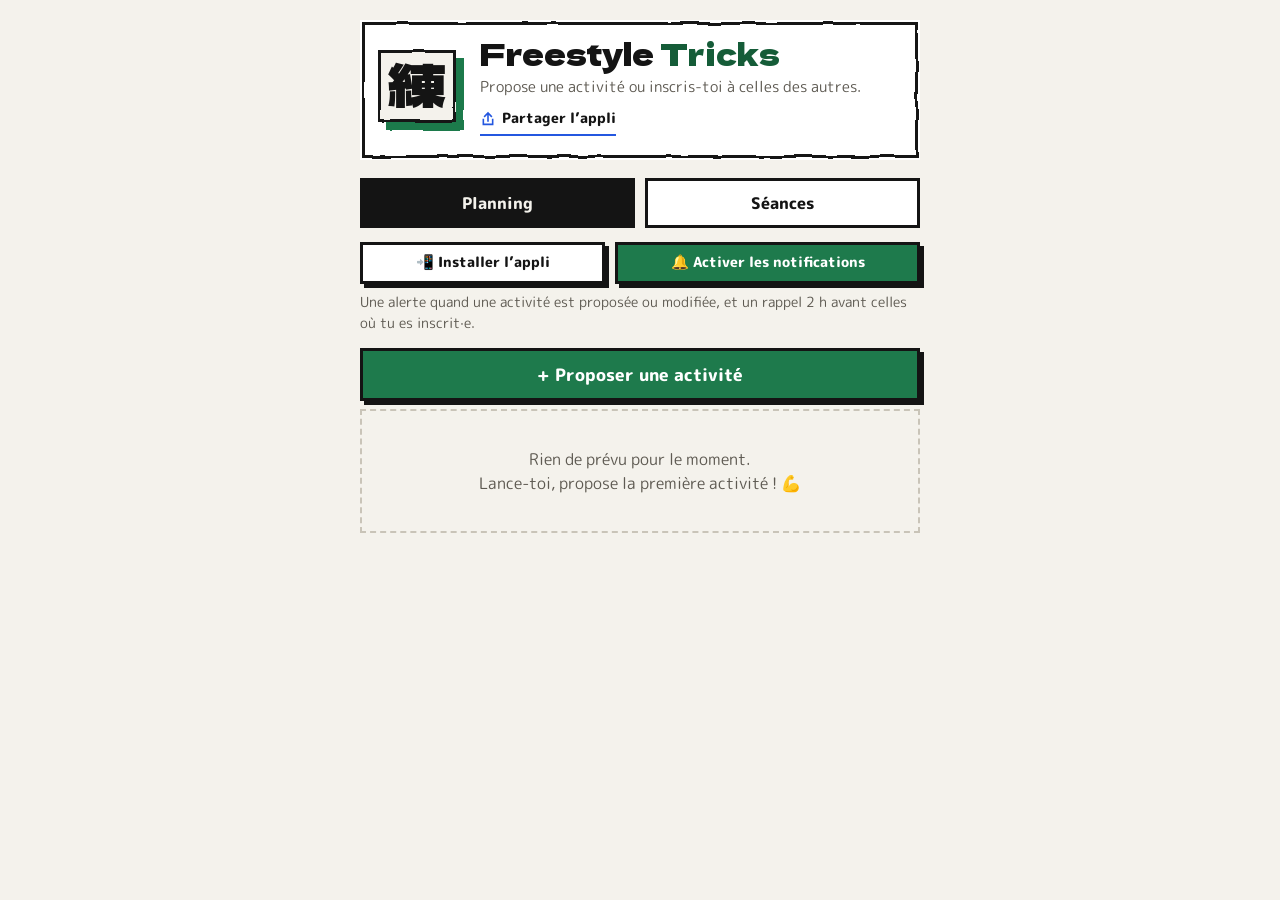
<file: index.html>
<!doctype html>
<html lang="fr">
<head>
<meta charset="utf-8">
<meta name="viewport" content="width=device-width, initial-scale=1, viewport-fit=cover">
<meta name="theme-color" content="#F4F2EC" media="(prefers-color-scheme: light)">
<meta name="theme-color" content="#121110" media="(prefers-color-scheme: dark)">
<link rel="manifest" href="manifest.webmanifest">
<link rel="apple-touch-icon" href="apple-touch-icon.png">
<link rel="icon" type="image/png" href="icon-192.png">
<meta name="mobile-web-app-capable" content="yes">
<meta name="apple-mobile-web-app-capable" content="yes">
<meta name="apple-mobile-web-app-title" content="Freestyle">
<meta name="apple-mobile-web-app-status-bar-style" content="default">
<title>Freestyle Tricks – Planning</title>
<link rel="preconnect" href="https://fonts.googleapis.com">
<link rel="preconnect" href="https://fonts.gstatic.com" crossorigin>
<link href="https://fonts.googleapis.com/css2?family=Dela+Gothic+One&family=M+PLUS+Rounded+1c:wght@400;500;700;800&display=swap" rel="stylesheet">
<link rel="stylesheet" href="css/charte.css?v=20261123g">
<link rel="stylesheet" href="css/style.css?v=20261123g">
</head>
</head>
<body>
<svg width="0" height="0" style="position:absolute" aria-hidden="true"><filter id="pinceau" x="-5%" y="-5%" width="110%" height="110%"><feTurbulence type="fractalNoise" baseFrequency="0.035" numOctaves="2" seed="7" result="n"/><feDisplacementMap in="SourceGraphic" in2="n" scale="4" xChannelSelector="R" yChannelSelector="G"/></filter></svg>
<main>
  <div id="horsligne" class="horsligne" hidden>📶 Hors ligne : tu vois la dernière version enregistrée. Tes inscriptions et séances faites partiront au retour du réseau.</div>
  <header>
    <div class="kanji" aria-hidden="true">練</div>
    <h1>Freestyle <span>Tricks</span></h1>
    <p class="sub">Propose une activité ou inscris-toi à celles des autres.</p>
    <div class="who" id="who"></div>
    <button type="button" class="partapp" id="partApp" >
      <svg viewBox="0 0 24 24" aria-hidden="true"><path d="M12 3v12M7 8l5-5 5 5M5 13v7h14v-7" fill="none" stroke="currentColor" stroke-width="2.4" stroke-linecap="square"/></svg>
      <span>Partager l’appli</span>
    </button>
  </header>

  <nav class="mtabs" role="tablist" aria-label="Sections">
    <button role="tab" id="tabPlanning" data-view="planning" aria-selected="true">Planning</button>
    <button role="tab" id="tabSeances" data-view="seances" aria-selected="false">Séances</button>
  </nav>

  <div id="viewPlanning" role="tabpanel" aria-labelledby="tabPlanning">
    <div id="appbar"></div>
    <div id="defi"></div>
    <button class="btn primary big" id="addBtn">+ Proposer une activité</button>
    <div id="list" aria-live="polite"></div>
  </div>

  <div id="viewSeances" role="tabpanel" aria-labelledby="tabSeances" hidden>
    <h2 class="vh">Séances du groupe</h2>
    <p class="meta">Choisis un sport pour voir ses séances, ou crée la tienne. Tout le monde peut la reprendre et l’améliorer.</p>
    <button class="btn primary big" id="seNew" type="button">+ Créer une séance</button>
    <div class="filters" id="seFilters"></div>
    <div id="seList" aria-live="polite"><div class="empty">Chargement des séances…</div></div>

  </div>
</main>

<!-- Code à 4 chiffres -->
<dialog id="groupeDlg">
  <form id="groupeForm" novalidate>
    <h2>Code du groupe</h2>
    <p class="meta">Entre le code partagé dans le groupe WhatsApp Freestyle Tricks. Ce téléphone le retiendra.</p>
    <label for="groupeInput">Code du groupe</label>
    <input id="groupeInput" autocomplete="off" autocapitalize="none" spellcheck="false">
    <p class="err" id="groupeErr" role="alert"></p>
    <div class="actions">
      <button class="btn primary" type="submit">Entrer</button>
    </div>
  </form>
</dialog>
<dialog id="codeDlg">
  <form id="codeForm" novalidate>
    <h2 id="codeTitre">Ton code</h2>
    <p class="meta" id="codeAide"></p>
    <label for="codeInput">Code à 4 chiffres</label>
    <input id="codeInput" inputmode="numeric" pattern="[0-9]*" maxlength="4" autocomplete="one-time-code" class="codein">
    <p class="err" id="codeErr" role="alert"></p>
    <div class="actions">
      <button class="btn" type="button" id="codeCancel">Annuler</button>
      <button class="btn primary" type="submit">Valider</button>
    </div>
  </form>
</dialog>

<!-- Lieux du groupe -->
<dialog id="lieuxDlg">
  <h2>Lieux du groupe</h2>
  <p class="meta">Pour en ajouter un : tape son adresse dans « Où ? » puis « 📍 Enregistrer ce lieu ».</p>
  <ul class="lieuxlist" id="lieuxList"></ul>
  <div class="actions"><button class="btn primary" type="button" id="lieuxClose">Fermer</button></div>
</dialog>

<!-- Objectif du défi -->
<dialog id="defiDlg">
  <form id="defiForm" novalidate>
    <h2>Défi du mois</h2>
    <p class="meta">Combien de séances voulez-vous faire tous ensemble ce mois-ci ? Chaque « ✓ Je l’ai faite » compte.</p>
    <label for="defiN">Objectif (séances)</label>
    <input id="defiN" type="number" inputmode="numeric" min="1" max="10000">
    <p class="err" id="defiErr" role="alert"></p>
    <div class="actions"><button class="btn" type="button" id="defiCancel">Annuler</button><button class="btn primary" type="submit">Valider</button></div>
  </form>
</dialog>

<!-- Programme -->
<dialog id="prDlg">
  <div id="prView"></div>
  <div class="seactions">
    <button class="btn primary full" type="button" id="prStart">▶ Commencer cette semaine</button>
    <button class="btn small" type="button" id="prEdit">✎ Modifier</button>
    <button class="btn small danger" type="button" id="prDel">🗑 Supprimer</button>
  </div>
  <p style="text-align:center;margin-top:12px"><button class="btn small" type="button" id="prClose">Fermer</button></p>
</dialog>

<!-- Créer ou modifier un programme -->
<dialog id="prEditDlg">
  <form id="prForm" novalidate>
    <h2 id="prEditTitle">Créer un programme</h2>
    <label for="prTitre">Nom du programme</label>
    <input id="prTitre" maxlength="120" placeholder="Ex : Préparer un 10 km en 8 semaines">
    <label for="prObj">Objectif et conseils (optionnel)</label>
    <textarea id="prObj" maxlength="600" placeholder="Pour qui, à quel rythme, quoi faire à côté…"></textarea>
    <h3 class="blocs-t">Semaines</h3>
    <p class="hint">Pour chaque semaine, choisis une ou plusieurs séances de ce sport.</p>
    <div id="prWeeks"></div>
    <button class="btn small" type="button" id="prAddWeek">+ Ajouter une semaine</button>
    <p class="err" id="prErr" role="alert"></p>
    <div class="actions"><button class="btn" type="button" id="prCancel">Annuler</button><button class="btn primary" type="submit">Enregistrer</button></div>
  </form>
</dialog>

<!-- Prénom -->
<dialog id="nameDlg">
  <form method="dialog" id="nameForm">
    <h2>C'est quoi ton prénom ?</h2>
    <p class="meta">Juste pour que les autres voient qui vient. Pas de compte à créer.</p>
    <label for="nameInput">Prénom</label>
    <input id="nameInput" maxlength="40" autocomplete="given-name" required>
    <div class="actions">
      <button class="btn" type="button" id="nameCancel">Annuler</button>
      <button class="btn primary" type="submit">C'est parti</button>
    </div>
  </form>
</dialog>

<!-- Nouvelle activité -->
<dialog id="addDlg">
  <form id="addForm">
    <h2 id="addTitle">Proposer une activité</h2>
    <label for="fTitre">Quoi ?</label>
    <input id="fTitre" maxlength="120" placeholder="Ex : Natation, running, street workout…" required>
    <div class="sugg" id="sugg"></div>
    <div class="two" id="fixedWhen">
      <div><label for="fDate">Quand ?</label><input type="date" id="fDate" required></div>
      <div><label for="fHeure">À quelle heure ?</label><input type="time" id="fHeure"></div>
    </div>
    <div id="pollWhen" hidden>
      <label>Dates proposées</label>
      <div id="slotRows"></div>
      <button class="btn small" type="button" id="addSlot">+ Ajouter une date</button>
      <p class="hint">Chacun cochera les dates où il est dispo, puis tu valides la meilleure.</p>
    </div>
    <label for="fLieu">Où ?</label>
    <input id="fLieu" maxlength="200" placeholder="Adresse ou nom du lieu">
    <div class="sugg" id="lieuxSugg"></div>
    <div class="lieuact"><button class="btn small" type="button" id="lieuSave" hidden>📍 Enregistrer ce lieu</button><button class="lien gererlieux" type="button">Gérer les lieux</button></div>
    <label>Séance</label>
    <div class="sugg seancechips" id="fSeanceChips"></div>
    <select id="fSeance" class="selseance" aria-label="Toutes les séances" hidden><option value="">Aucune séance</option></select>
    <details class="plus" id="addPlus">
      <summary>Plus d’options</summary>
      <label class="toggle"><input type="checkbox" id="fMulti"> Plusieurs dates possibles, on choisit selon les dispos</label>
      <div id="repeatWrap">
        <label class="toggle"><input type="checkbox" id="fRepeat"> 🔁 Toutes les semaines</label>
        <div id="repeatOpts" hidden>
          <label for="fRepeatN">Pendant</label>
          <select id="fRepeatN"><option value="4">4 semaines</option><option value="8" selected>8 semaines</option><option value="12">12 semaines</option><option value="16">16 semaines</option></select>
          <p class="hint">Chaque date a ses propres inscriptions.</p>
        </div>
      </div>
      <label for="fPlaces">Places</label>
      <input id="fPlaces" type="number" inputmode="numeric" min="1" max="200" placeholder="Illimité">
      <p class="hint">Au-delà : liste d’attente.</p>
      <label for="fDesc">Détails</label>
      <textarea id="fDesc" maxlength="600" placeholder="Niveau, matériel, programme…"></textarea>
    </details>
    <p class="err" id="addErr" role="alert"></p>
    <div class="actions">
      <button class="btn" type="button" id="addCancel">Annuler</button>
      <button class="btn primary" type="submit" id="addSubmit">Publier</button>
    </div>
  </form>
</dialog>

<!-- Installer sur iPhone -->
<dialog id="iosDlg">
  <h2>Installer sur iPhone</h2>
  <p class="meta">Sur iPhone, les notifications ne marchent qu'une fois l'appli ajoutée à l'écran d'accueil.</p>
  <ol class="steps">
    <li>Ouvre ce lien dans <b>Safari</b> (depuis WhatsApp : ⋯ puis « Ouvrir dans Safari »).</li>
    <li>Touche le bouton <b>Partager</b> ⬆️ en bas de l'écran.</li>
    <li>Choisis <b>Sur l'écran d'accueil</b>, puis <b>Ajouter</b>.</li>
    <li>Ouvre l'appli <b>Freestyle</b> depuis ton écran d'accueil et touche « Activer les notifications ».</li>
  </ol>
  <div class="actions"><button class="btn primary" type="button" id="iosClose">Compris</button></div>
</dialog>

<!-- Installer sur Android (navigateur sans bouton d'installation direct) -->
<dialog id="androidDlg">
  <h2>Installer sur Android</h2>
  <p class="meta">L'appli s'ajoute à ton écran d'accueil comme une vraie appli, avec l'icône 練.</p>
  <ol class="steps">
    <li>Ouvre ce lien dans <b>Chrome</b> (depuis WhatsApp : ⋮ puis « Ouvrir dans Chrome »).</li>
    <li>Touche le menu <b>⋮</b> en haut à droite.</li>
    <li>Choisis <b>Installer l'application</b> ou <b>Ajouter à l'écran d'accueil</b>, puis confirme.</li>
    <li>Ouvre l'appli <b>Freestyle</b> depuis ton écran d'accueil.</li>
  </ol>
  <p class="hint">Sur Samsung Internet : menu ☰ puis « Ajouter la page à » puis « Écran d'accueil ».</p>
  <div class="actions"><button class="btn primary" type="button" id="androidClose">Compris</button></div>
</dialog>

<!-- Voir une séance -->
<dialog id="seViewDlg">
  <div id="seView"></div>
  <div class="seactions" id="seActions">
    <button class="btn primary full" type="button" data-se="run">▶ Démarrer la séance</button>
    <button class="btn small half" type="button" data-se="done">✓ Je l’ai faite</button>
    <button class="btn small half" type="button" data-se="fav" aria-pressed="false">☆ Favori</button>
    <button class="btn small half" type="button" data-se="plan">📅 Au planning</button>
    <button class="btn small half" type="button" data-se="share">💬 Partager</button>
    <button class="btn small" type="button" data-se="edit">✎ Modifier</button>
    <button class="btn small" type="button" data-se="copy">⧉ Dupliquer</button>
    <button class="btn small danger" type="button" data-se="del">🗑 Supprimer</button>
  </div>
  <p style="text-align:center;margin-top:12px"><button class="btn small" type="button" id="seClose">Fermer</button></p>
</dialog>

<!-- Mode séance -->
<dialog id="runDlg" class="run">
  <div class="runhead">
    <div class="runtop"><h2 id="runTitre">Séance</h2><button class="btn small quit" type="button" id="runClose" aria-label="Quitter la séance">✕</button></div>
    <div class="runprog"><span class="runbar"><i id="runBar"></i></span><b id="runProg">0 / 0</b></div>
    <div class="runrow"><div class="runbloc" id="runBloc"></div><div class="runtimer" id="runTimer"></div></div>
  </div>
  <div id="runList"></div>
  <div class="actions runactions">
    <button class="btn primary big" type="button" id="runAction">✓ Série faite</button>
    <button class="btn small" type="button" id="runFin">✓ Terminer</button>
  </div>
</dialog>

<!-- Créer ou modifier une séance -->
<dialog id="seEditDlg">
  <form id="seForm" novalidate>
    <h2 id="seEditTitle">Créer une séance</h2>
    <fieldset class="sports"><legend>Sport</legend><div id="seSports"></div></fieldset>
    <label for="seTitre">Nom de la séance</label>
    <input id="seTitre" maxlength="120" placeholder="Ex : Flips du samedi, 1 500 m technique…" aria-describedby="seTitreAide">
    <small id="seTitreAide" class="aide">Court, c’est plus lisible : le détail va dans les blocs. <b id="seTitreN"></b></small>
    <div class="two">
      <div><label for="seDuree">Durée (min)</label><input id="seDuree" type="number" inputmode="numeric" min="1" max="600" placeholder="60"></div>
    </div>
    <fieldset class="sports" id="seTagsWrap"><legend>Type de séance (pour les filtres)</legend><div id="seTags" class="tagpick"></div></fieldset>
    <label for="seDesc">Objectif ou matériel (optionnel)</label>
    <textarea id="seDesc" maxlength="1000" placeholder="Niveau, matériel, objectif…"></textarea>
    <h3 class="blocs-t">Déroulé</h3>
    <p class="hint">Un exercice par ligne : la quantité à gauche, le nom à droite. Les suggestions ajoutent l’exercice d’un geste.</p>
    <div id="seBlocs"></div>
    <button class="btn small" type="button" id="seAddBloc">+ Ajouter un bloc</button>
    <p class="err" id="seErr" role="alert"></p>
    <div class="actions">
      <button class="btn" type="button" id="seCancel">Annuler</button>
      <button class="btn primary" type="submit" id="seSave">Enregistrer</button>
    </div>
  </form>
</dialog>

<!-- Compléter une activité -->
<dialog id="editDlg">
  <form id="editForm">
    <h2>Modifier l'activité</h2>
    <label for="eTitre">Activité</label>
    <input id="eTitre" maxlength="120" required>
    <div class="two" id="eWhen">
      <div><label for="eDate">Date</label><input type="date" id="eDate"></div>
      <div><label for="eHeure">Heure</label><input type="time" id="eHeure"></div>
    </div>
    <div id="eMultiWrap">
      <label class="toggle"><input type="checkbox" id="eMulti"> Proposer plusieurs dates à la place</label>
      <div id="eSlots" hidden>
        <div id="eSlotRows"></div>
        <button class="btn small" type="button" id="eAddSlot">+ Ajouter une date</button>
        <p class="hint">Les personnes déjà inscrites sont comptées dispo sur la date actuelle.</p>
      </div>
    </div>
    <label for="eLieu">Lieu</label>
    <input id="eLieu" maxlength="200" placeholder="Adresse ou nom du lieu">
    <div class="sugg" id="eLieuxSugg"></div>
    <div class="lieuact"><button class="btn small" type="button" id="eLieuSave" hidden>📍 Enregistrer ce lieu</button><button class="lien gererlieux" type="button">Gérer les lieux</button></div>
    <label>Séance</label>
    <div class="sugg seancechips" id="eSeanceChips"></div>
    <select id="eSeance" class="selseance" aria-label="Toutes les séances" hidden><option value="">Aucune séance</option></select>
    <label for="ePlaces">Places (optionnel)</label>
    <input id="ePlaces" type="number" inputmode="numeric" min="1" max="200" placeholder="Illimité">
    <label for="eDesc">Détails</label>
    <textarea id="eDesc" maxlength="600" placeholder="Niveau, matériel, programme…"></textarea>
    <p class="err" id="eErr" role="alert"></p>
    <div class="actions">
      <button class="btn" type="button" id="eCancel">Annuler</button>
      <button class="btn primary" type="submit" id="eSubmit">Enregistrer</button>
    </div>
    <p style="text-align:center;margin-top:10px"><button type="button" class="del" id="eDel">Supprimer cette activité</button></p>
  </form>
</dialog>

<div class="toast" id="toast" role="status"></div>
<script src="js/config.js?v=20261123g"></script>
<script src="js/utils.js?v=20261123g"></script>
<script src="js/api.js?v=20261123g"></script>
<script src="js/meteo.js?v=20261123g"></script>
<script src="js/lieux.js?v=20261123g"></script>
<script src="js/code.js?v=20261123g"></script>
<script src="js/planning.js?v=20261123g"></script>
<script src="js/partage.js?v=20261123g"></script>
<script src="js/formulaires.js?v=20261123g"></script>
<script src="js/notifications.js?v=20261123g"></script>
<script src="js/lexique.js?v=20261123g"></script>
<script src="js/allures.js?v=20261123g"></script>
<script src="js/progression.js?v=20261123g"></script>
<script src="js/seances.js?v=20261123g"></script>
<script src="js/programmes.js?v=20261123g"></script>
<script src="js/chrono.js?v=20261123g"></script>
<script src="js/defi.js?v=20261123g"></script>
<script src="js/main.js?v=20261123g"></script>
</body>
</html>
</file>
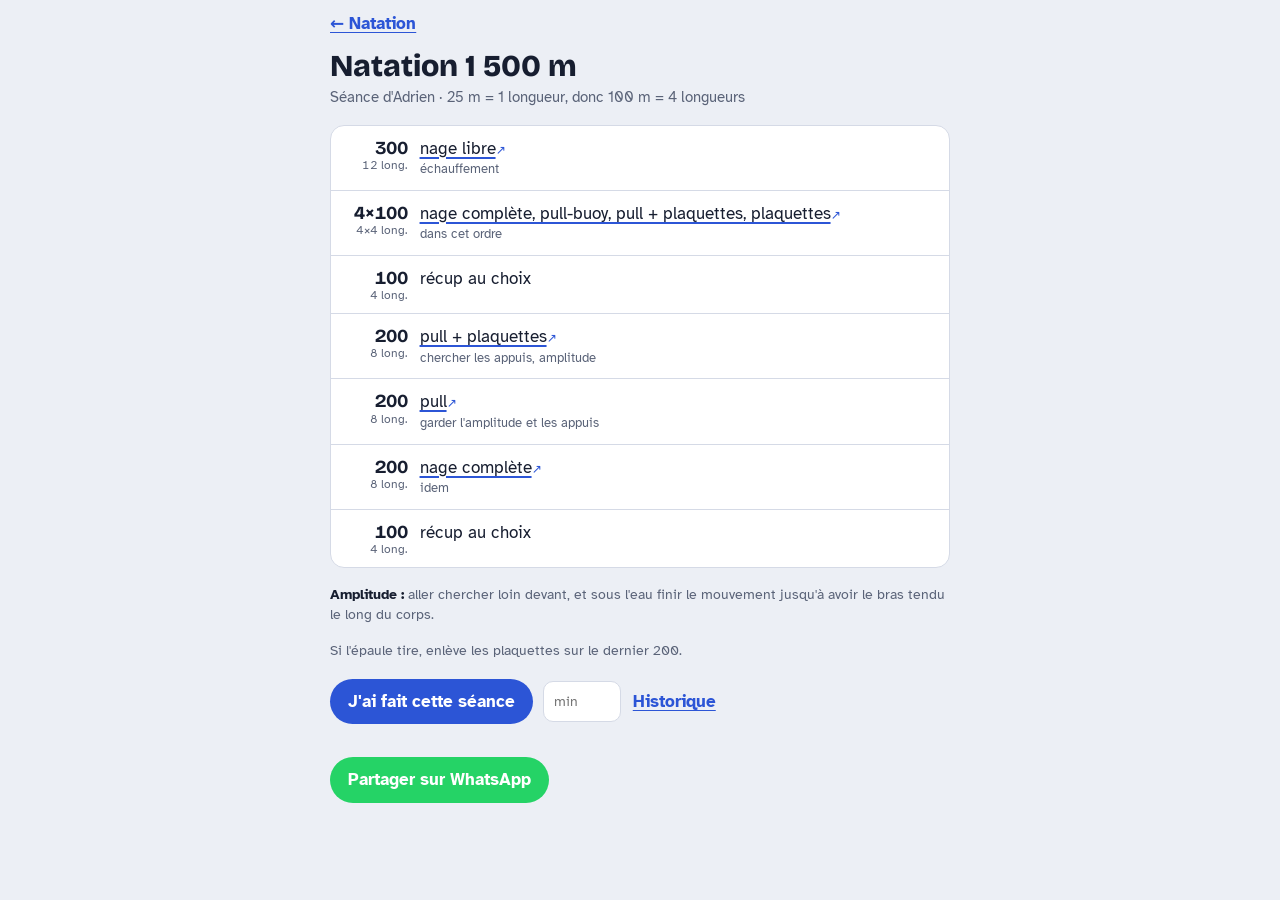
<file: natation-adrien.html>
<!doctype html><html lang="fr"><head><meta charset="utf-8">
<meta name="viewport" content="width=device-width,initial-scale=1,viewport-fit=cover">
<title>Natation 1 500 m (Adrien) – Freestyle Tricks</title>
<meta name="theme-color" content="#ECEFF5">
<link rel="icon" type="image/png" href="../icon-192.png">
<link rel="stylesheet" href="https://fonts.googleapis.com/css2?family=Bricolage+Grotesque:opsz,wght@12..96,700;12..96,800&family=Atkinson+Hyperlegible:wght@400;700&display=swap">
<style>
:root{color-scheme:light;--bg:#ECEFF5;--surface:#fff;--fg:#171E30;--muted:#5A6378;--line:#D5DAE6;--c2:#2C55D6;
 --display:"Bricolage Grotesque","Arial Black",system-ui,sans-serif;--body:"Atkinson Hyperlegible",system-ui,sans-serif}
@media (prefers-color-scheme:dark){:root:not([data-theme="light"]){--bg:#0E1220;--surface:#171D2E;--fg:#E7EBF4;--muted:#9AA3B9;--line:#2A3247;--c2:#7393F5;color-scheme:dark}}
:root[data-theme="dark"]{--bg:#0E1220;--surface:#171D2E;--fg:#E7EBF4;--muted:#9AA3B9;--line:#2A3247;--c2:#7393F5;color-scheme:dark}
*{box-sizing:border-box}
body{margin:0;background:var(--bg);color:var(--fg);font-family:var(--body);font-size:17px;line-height:1.4;
 padding:max(12px,env(safe-area-inset-top)) max(16px,env(safe-area-inset-right)) max(24px,env(safe-area-inset-bottom)) max(16px,env(safe-area-inset-left))}
main{max-width:620px;margin:0 auto}
a.back{display:inline-block;color:var(--c2);font-weight:700;text-decoration:underline;text-underline-offset:3px;margin-bottom:14px}
h1{font-family:var(--display);font-size:clamp(1.3rem,6vw,1.9rem);font-weight:800;margin:0;line-height:1.1}
.sub{margin:4px 0 16px;color:var(--muted);font-size:.95rem}
ol{list-style:none;margin:0;padding:0;background:var(--surface);border:1px solid var(--line);border-radius:14px;overflow:hidden}
li{display:flex;align-items:baseline;gap:12px;padding:11px 14px;border-top:1px solid var(--line)}
li:first-child{border-top:0}
li b{font-family:var(--display);font-size:1.15rem;min-width:3.4em;text-align:right;font-variant-numeric:tabular-nums}
li span{flex:1;min-width:0}
li small{display:block;color:var(--muted);font-size:.82rem}
.foot{margin:16px 0 0;color:var(--muted);font-size:.9rem}
.foot b{color:var(--fg)}

.wa{display:inline-flex;align-items:center;gap:8px;margin-top:16px;font:inherit;font-weight:700;color:#fff;background:#25D366;border:0;border-radius:999px;padding:11px 18px;cursor:pointer}
.wa:active{transform:translateY(1px)}
li b{display:flex;flex-direction:column;align-items:flex-end;line-height:1.15}
li b em{font-family:var(--body);font-style:normal;font-size:.72rem;font-weight:400;color:var(--muted);letter-spacing:.01em}

li span>a.yt{color:inherit;text-decoration:underline;text-decoration-color:var(--c2);text-decoration-thickness:2px;text-underline-offset:3px}
li span>a.yt::after{content:" \2197";font-size:.72em;color:var(--c2);text-decoration:none;display:inline-block}

.bar2{display:flex;flex-wrap:wrap;gap:10px;align-items:center;margin:18px 0 0}
.bar2 button{font:inherit;font-weight:700;border-radius:999px;padding:11px 18px;cursor:pointer;border:0}
#done{background:var(--c2);color:#fff}
#hist{background:none;color:var(--c2);text-decoration:underline;text-underline-offset:3px;padding:11px 2px}
.bar2 input{font:inherit;font-size:.9rem;width:5.4em;padding:9px 10px;border:1px solid var(--line);border-radius:10px;background:var(--surface);color:var(--fg)}
#msg{margin:10px 0 0;font-size:.9rem;font-weight:700}
#histBox{margin-top:12px;background:var(--surface);border:1px solid var(--line);border-radius:14px;padding:12px 14px;font-size:.9rem}
#histBox p{margin:3px 0;color:var(--muted)}
</style></head><body>
<main>
<a class="back" href="natation.html">&larr; Natation</a>
<h1>Natation 1 500 m</h1>
<p class="sub">Séance d'Adrien · 25 m = 1 longueur, donc 100 m = 4 longueurs</p>
<ol>
<li><b>300<em>12 long.</em></b><span>nage libre<small>échauffement</small></span></li>
<li><b>4×100<em>4×4 long.</em></b><span>nage complète, pull-buoy, pull + plaquettes, plaquettes<small>dans cet ordre</small></span></li>
<li><b>100<em>4 long.</em></b><span>récup au choix</span></li>
<li><b>200<em>8 long.</em></b><span>pull + plaquettes<small>chercher les appuis, amplitude</small></span></li>
<li><b>200<em>8 long.</em></b><span>pull<small>garder l'amplitude et les appuis</small></span></li>
<li><b>200<em>8 long.</em></b><span>nage complète<small>idem</small></span></li>
<li><b>100<em>4 long.</em></b><span>récup au choix</span></li>
</ol>
<p class="foot"><b>Amplitude :</b> aller chercher loin devant, et sous l'eau finir le mouvement jusqu'à avoir le bras tendu le long du corps.</p>
<p class="foot">Si l'épaule tire, enlève les plaquettes sur le dernier 200.</p>
<div class="bar2"><button id="done" type="button">J'ai fait cette séance</button><input id="dur" type="text" inputmode="numeric" placeholder="min" aria-label="durée en minutes"><button id="hist" type="button">Historique</button></div>
<p id="msg" hidden></p>
<div id="histBox" hidden></div>
<p><button class="wa" type="button">Partager sur WhatsApp</button></p>
</main>
<script>
(function(){var M={"crawl souple": "technique crawl respiration 3 temps", "rattrapé": "éducatif rattrapé crawl natation", "poings fermés": "éducatif poings fermés crawl natation", "plaquettes, lent": "plaquettes natation utilisation débutant", "plaquettes + pull-buoy, fort": "pull buoy plaquettes natation technique", "planche": "battements crawl planche technique", "sprint": "sprint crawl technique natation", "pull-buoy seul": "pull buoy natation gainage", "dos souple": "dos crawlé technique natation", "nage libre": "technique crawl respiration 3 temps", "nage complète, pull-buoy, pull + plaquettes, plaquettes": "plaquettes pull buoy natation utilisation", "nage complète, planche, pull-buoy, plaquettes": "plaquettes pull buoy natation utilisation", "pull + plaquettes": "pull buoy plaquettes natation technique", "pull": "pull buoy natation gainage", "nage complète": "technique crawl amplitude appuis"};
document.querySelectorAll('ol li span').forEach(function(sp){
 var n=sp.firstChild; if(!n||n.nodeType!==3)return;
 var t=n.textContent.trim(); var q=M[t]; if(!q)return;
 var a=document.createElement('a'); a.className='yt'; a.target='_blank'; a.rel='noopener';
 a.href='https://www.youtube.com/results?search_query='+encodeURIComponent(q);
 a.textContent=t; sp.replaceChild(a,n);
});})();
</script>

<script>
document.querySelector('.wa').addEventListener('click',function(){
 var t=document.querySelector('h1').textContent.trim();
 var sub=document.querySelector('.sub');
 var lines=[t+(sub?' — '+sub.textContent.trim():'')];
 document.querySelectorAll('ol li').forEach(function(li){
  var bb=li.querySelector('b').cloneNode(true);var be=bb.querySelector('em');if(be)be.remove();var n=bb.textContent.trim();
  var s=li.querySelector('span').cloneNode(true);
  var sm=s.querySelector('small'); var d=sm?sm.textContent.trim():'';
  if(sm)sm.remove();
  lines.push(n+' '+s.textContent.trim()+(d?' ('+d+')':''));
 });
 lines.push(location.href.split('#')[0]);
 window.open('https://wa.me/?text='+encodeURIComponent(lines.join('\n')),'_blank','noopener');
});
</script>
<script>
(function(){
var SB='https://osqyczwawbbwjwaubtvc.supabase.co/rest/v1';
var K='sb_publishable_Z4ykq9R8uYhtrAks301TPA_ujR1K2VB';
var H={apikey:K,Authorization:'Bearer '+K,'Content-Type':'application/json'};
var SEANCE='natation-adrien';
var me='';try{me=localStorage.getItem('ft_prenom')||''}catch(e){}
function msg(t,ok){var m=document.getElementById('msg');m.hidden=false;m.textContent=t;m.style.color=ok?'#1E9A78':'#D9474B'}
function api(p,o){o=o||{};o.headers=H;return fetch(SB+p,o).then(function(r){
 if(!r.ok)return r.text().then(function(t){throw new Error(t||r.status)});
 return r.status===204?null:r.json().catch(function(){return null})})}
function ask(){if(me)return true;var n=prompt('Ton prénom ?');if(!n)return false;
 me=n.trim();try{localStorage.setItem('ft_prenom',me)}catch(e){}return true}
document.getElementById('done').addEventListener('click',function(){
 if(!ask())return;
 var d=new Date(),dt=d.getFullYear()+'-'+String(d.getMonth()+1).padStart(2,'0')+'-'+String(d.getDate()).padStart(2,'0');
 var dur=document.getElementById('dur').value.trim();
 msg('Enregistrement…',true);
 api('/ft_journal',{method:'POST',body:JSON.stringify([{prenom:me,seance:SEANCE,date:dt,exercice:'séance faite',charge:null,reps:dur||null}])})
  .then(function(){msg('Séance validée. Bravo !',true)})
  .catch(function(){msg('Échec de l\'enregistrement. Réessaie.',false)});
});
document.getElementById('hist').addEventListener('click',function(){
 var box=document.getElementById('histBox');
 if(!box.hidden){box.hidden=true;return}
 if(!ask())return;
 box.hidden=false;box.textContent='Chargement…';
 api('/ft_journal?seance=eq.'+SEANCE+'&prenom=eq.'+encodeURIComponent(me)+'&order=date.desc&limit=100')
  .then(function(d){
   if(!d||!d.length){box.textContent='Aucune séance enregistrée pour le moment.';return}
   box.innerHTML='<p><b>'+d.length+' séance'+(d.length>1?'s':'')+'</b></p>'+d.map(function(r){
    return '<p>'+r.date.slice(8,10)+'/'+r.date.slice(5,7)+'/'+r.date.slice(0,4)+(r.reps?' — '+r.reps+' min':'')+'</p>'}).join('');
  }).catch(function(){box.textContent='Impossible de charger l\'historique.'});
});
})();
</script>
</body></html>
</file>
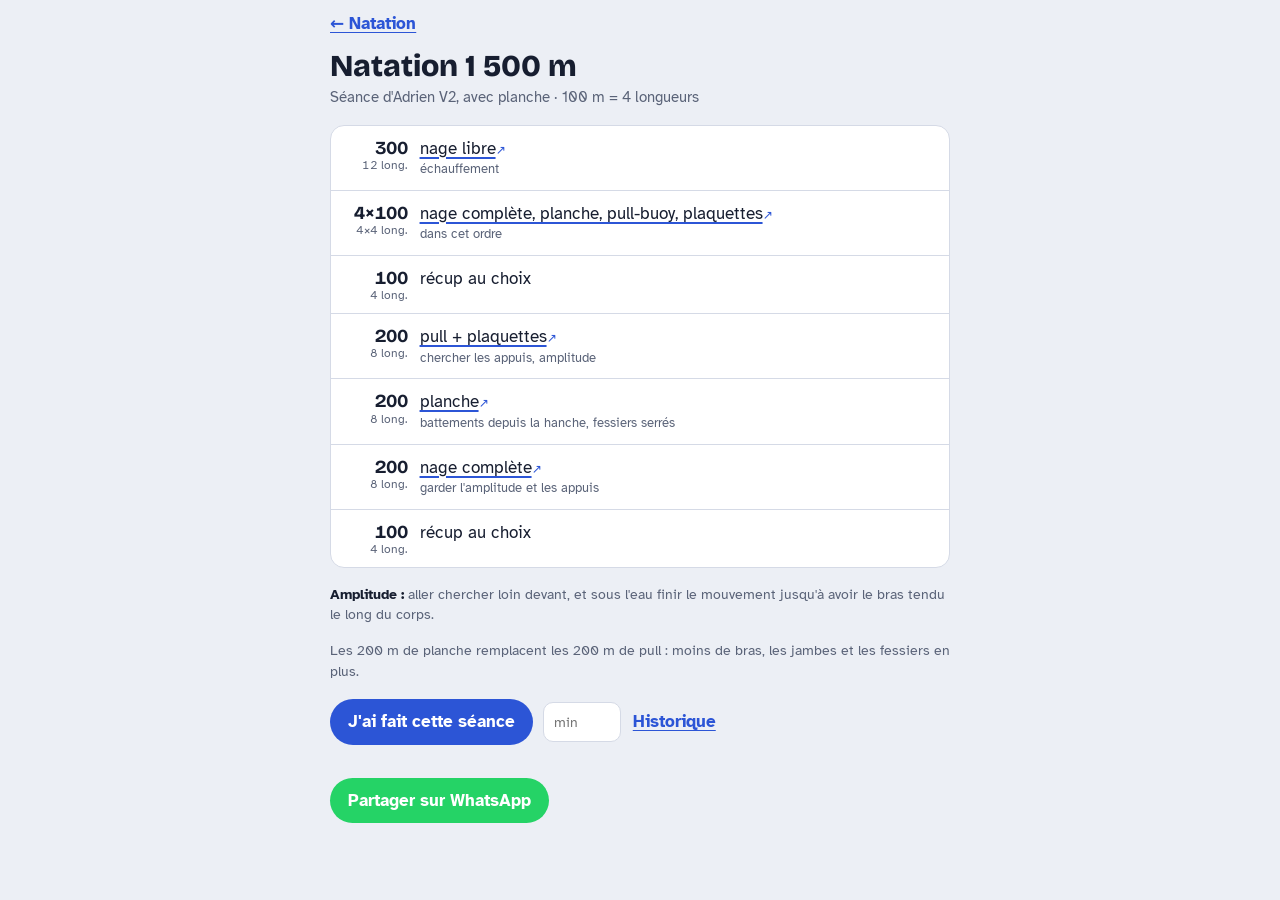
<file: natation-jambes.html>
<!doctype html><html lang="fr"><head><meta charset="utf-8">
<meta name="viewport" content="width=device-width,initial-scale=1,viewport-fit=cover">
<title>Natation Adrien V2 – Freestyle Tricks</title>
<meta name="theme-color" content="#ECEFF5">
<link rel="icon" type="image/png" href="../icon-192.png">
<link rel="stylesheet" href="https://fonts.googleapis.com/css2?family=Bricolage+Grotesque:opsz,wght@12..96,700;12..96,800&family=Atkinson+Hyperlegible:wght@400;700&display=swap">
<style>
:root{color-scheme:light;--bg:#ECEFF5;--surface:#fff;--fg:#171E30;--muted:#5A6378;--line:#D5DAE6;--c2:#2C55D6;
 --display:"Bricolage Grotesque","Arial Black",system-ui,sans-serif;--body:"Atkinson Hyperlegible",system-ui,sans-serif}
@media (prefers-color-scheme:dark){:root:not([data-theme="light"]){--bg:#0E1220;--surface:#171D2E;--fg:#E7EBF4;--muted:#9AA3B9;--line:#2A3247;--c2:#7393F5;color-scheme:dark}}
:root[data-theme="dark"]{--bg:#0E1220;--surface:#171D2E;--fg:#E7EBF4;--muted:#9AA3B9;--line:#2A3247;--c2:#7393F5;color-scheme:dark}
*{box-sizing:border-box}
body{margin:0;background:var(--bg);color:var(--fg);font-family:var(--body);font-size:17px;line-height:1.4;
 padding:max(12px,env(safe-area-inset-top)) max(16px,env(safe-area-inset-right)) max(24px,env(safe-area-inset-bottom)) max(16px,env(safe-area-inset-left))}
main{max-width:620px;margin:0 auto}
a.back{display:inline-block;color:var(--c2);font-weight:700;text-decoration:underline;text-underline-offset:3px;margin-bottom:14px}
h1{font-family:var(--display);font-size:clamp(1.3rem,6vw,1.9rem);font-weight:800;margin:0;line-height:1.1}
.sub{margin:4px 0 16px;color:var(--muted);font-size:.95rem}
ol{list-style:none;margin:0;padding:0;background:var(--surface);border:1px solid var(--line);border-radius:14px;overflow:hidden}
li{display:flex;align-items:baseline;gap:12px;padding:11px 14px;border-top:1px solid var(--line)}
li:first-child{border-top:0}
li b{font-family:var(--display);font-size:1.15rem;min-width:3.4em;text-align:right;font-variant-numeric:tabular-nums}
li span{flex:1;min-width:0}
li small{display:block;color:var(--muted);font-size:.82rem}
.foot{margin:16px 0 0;color:var(--muted);font-size:.9rem}
.foot b{color:var(--fg)}

.wa{display:inline-flex;align-items:center;gap:8px;margin-top:16px;font:inherit;font-weight:700;color:#fff;background:#25D366;border:0;border-radius:999px;padding:11px 18px;cursor:pointer}
.wa:active{transform:translateY(1px)}
li b{display:flex;flex-direction:column;align-items:flex-end;line-height:1.15}
li b em{font-family:var(--body);font-style:normal;font-size:.72rem;font-weight:400;color:var(--muted);letter-spacing:.01em}

li span>a.yt{color:inherit;text-decoration:underline;text-decoration-color:var(--c2);text-decoration-thickness:2px;text-underline-offset:3px}
li span>a.yt::after{content:" \2197";font-size:.72em;color:var(--c2);text-decoration:none;display:inline-block}

.bar2{display:flex;flex-wrap:wrap;gap:10px;align-items:center;margin:18px 0 0}
.bar2 button{font:inherit;font-weight:700;border-radius:999px;padding:11px 18px;cursor:pointer;border:0}
#done{background:var(--c2);color:#fff}
#hist{background:none;color:var(--c2);text-decoration:underline;text-underline-offset:3px;padding:11px 2px}
.bar2 input{font:inherit;font-size:.9rem;width:5.4em;padding:9px 10px;border:1px solid var(--line);border-radius:10px;background:var(--surface);color:var(--fg)}
#msg{margin:10px 0 0;font-size:.9rem;font-weight:700}
#histBox{margin-top:12px;background:var(--surface);border:1px solid var(--line);border-radius:14px;padding:12px 14px;font-size:.9rem}
#histBox p{margin:3px 0;color:var(--muted)}
</style></head><body>
<main>
<a class="back" href="natation.html">&larr; Natation</a>
<h1>Natation 1 500 m</h1>
<p class="sub">Séance d'Adrien V2, avec planche · 100 m = 4 longueurs</p>
<ol>
<li><b>300<em>12 long.</em></b><span>nage libre<small>échauffement</small></span></li>
<li><b>4×100<em>4×4 long.</em></b><span>nage complète, planche, pull-buoy, plaquettes<small>dans cet ordre</small></span></li>
<li><b>100<em>4 long.</em></b><span>récup au choix</span></li>
<li><b>200<em>8 long.</em></b><span>pull + plaquettes<small>chercher les appuis, amplitude</small></span></li>
<li><b>200<em>8 long.</em></b><span>planche<small>battements depuis la hanche, fessiers serrés</small></span></li>
<li><b>200<em>8 long.</em></b><span>nage complète<small>garder l'amplitude et les appuis</small></span></li>
<li><b>100<em>4 long.</em></b><span>récup au choix</span></li>
</ol>
<p class="foot"><b>Amplitude :</b> aller chercher loin devant, et sous l'eau finir le mouvement jusqu'à avoir le bras tendu le long du corps.</p>
<p class="foot">Les 200 m de planche remplacent les 200 m de pull : moins de bras, les jambes et les fessiers en plus.</p>
<div class="bar2"><button id="done" type="button">J'ai fait cette séance</button><input id="dur" type="text" inputmode="numeric" placeholder="min" aria-label="durée en minutes"><button id="hist" type="button">Historique</button></div>
<p id="msg" hidden></p>
<div id="histBox" hidden></div>
<p><button class="wa" type="button">Partager sur WhatsApp</button></p>
</main>
<script>
(function(){var M={"crawl souple": "technique crawl respiration 3 temps", "rattrapé": "éducatif rattrapé crawl natation", "poings fermés": "éducatif poings fermés crawl natation", "plaquettes, lent": "plaquettes natation utilisation débutant", "plaquettes + pull-buoy, fort": "pull buoy plaquettes natation technique", "planche": "battements crawl planche technique", "sprint": "sprint crawl technique natation", "pull-buoy seul": "pull buoy natation gainage", "dos souple": "dos crawlé technique natation", "nage libre": "technique crawl respiration 3 temps", "nage complète, pull-buoy, pull + plaquettes, plaquettes": "plaquettes pull buoy natation utilisation", "nage complète, planche, pull-buoy, plaquettes": "plaquettes pull buoy natation utilisation", "pull + plaquettes": "pull buoy plaquettes natation technique", "pull": "pull buoy natation gainage", "nage complète": "technique crawl amplitude appuis"};
document.querySelectorAll('ol li span').forEach(function(sp){
 var n=sp.firstChild; if(!n||n.nodeType!==3)return;
 var t=n.textContent.trim(); var q=M[t]; if(!q)return;
 var a=document.createElement('a'); a.className='yt'; a.target='_blank'; a.rel='noopener';
 a.href='https://www.youtube.com/results?search_query='+encodeURIComponent(q);
 a.textContent=t; sp.replaceChild(a,n);
});})();
</script>

<script>
document.querySelector('.wa').addEventListener('click',function(){
 var t=document.querySelector('h1').textContent.trim();
 var sub=document.querySelector('.sub');
 var lines=[t+(sub?' — '+sub.textContent.trim():'')];
 document.querySelectorAll('ol li').forEach(function(li){
  var bb=li.querySelector('b').cloneNode(true);var be=bb.querySelector('em');if(be)be.remove();var n=bb.textContent.trim();
  var s=li.querySelector('span').cloneNode(true);
  var sm=s.querySelector('small'); var d=sm?sm.textContent.trim():'';
  if(sm)sm.remove();
  lines.push(n+' '+s.textContent.trim()+(d?' ('+d+')':''));
 });
 lines.push(location.href.split('#')[0]);
 window.open('https://wa.me/?text='+encodeURIComponent(lines.join('\n')),'_blank','noopener');
});
</script>
<script>
(function(){
var SB='https://osqyczwawbbwjwaubtvc.supabase.co/rest/v1';
var K='sb_publishable_Z4ykq9R8uYhtrAks301TPA_ujR1K2VB';
var H={apikey:K,Authorization:'Bearer '+K,'Content-Type':'application/json'};
var SEANCE='natation-adrien-v2';
var me='';try{me=localStorage.getItem('ft_prenom')||''}catch(e){}
function msg(t,ok){var m=document.getElementById('msg');m.hidden=false;m.textContent=t;m.style.color=ok?'#1E9A78':'#D9474B'}
function api(p,o){o=o||{};o.headers=H;return fetch(SB+p,o).then(function(r){
 if(!r.ok)return r.text().then(function(t){throw new Error(t||r.status)});
 return r.status===204?null:r.json().catch(function(){return null})})}
function ask(){if(me)return true;var n=prompt('Ton prénom ?');if(!n)return false;
 me=n.trim();try{localStorage.setItem('ft_prenom',me)}catch(e){}return true}
document.getElementById('done').addEventListener('click',function(){
 if(!ask())return;
 var d=new Date(),dt=d.getFullYear()+'-'+String(d.getMonth()+1).padStart(2,'0')+'-'+String(d.getDate()).padStart(2,'0');
 var dur=document.getElementById('dur').value.trim();
 msg('Enregistrement…',true);
 api('/ft_journal',{method:'POST',body:JSON.stringify([{prenom:me,seance:SEANCE,date:dt,exercice:'séance faite',charge:null,reps:dur||null}])})
  .then(function(){msg('Séance validée. Bravo !',true)})
  .catch(function(){msg('Échec de l\'enregistrement. Réessaie.',false)});
});
document.getElementById('hist').addEventListener('click',function(){
 var box=document.getElementById('histBox');
 if(!box.hidden){box.hidden=true;return}
 if(!ask())return;
 box.hidden=false;box.textContent='Chargement…';
 api('/ft_journal?seance=eq.'+SEANCE+'&prenom=eq.'+encodeURIComponent(me)+'&order=date.desc&limit=100')
  .then(function(d){
   if(!d||!d.length){box.textContent='Aucune séance enregistrée pour le moment.';return}
   box.innerHTML='<p><b>'+d.length+' séance'+(d.length>1?'s':'')+'</b></p>'+d.map(function(r){
    return '<p>'+r.date.slice(8,10)+'/'+r.date.slice(5,7)+'/'+r.date.slice(0,4)+(r.reps?' — '+r.reps+' min':'')+'</p>'}).join('');
  }).catch(function(){box.textContent='Impossible de charger l\'historique.'});
});
})();
</script>
</body></html>
</file>
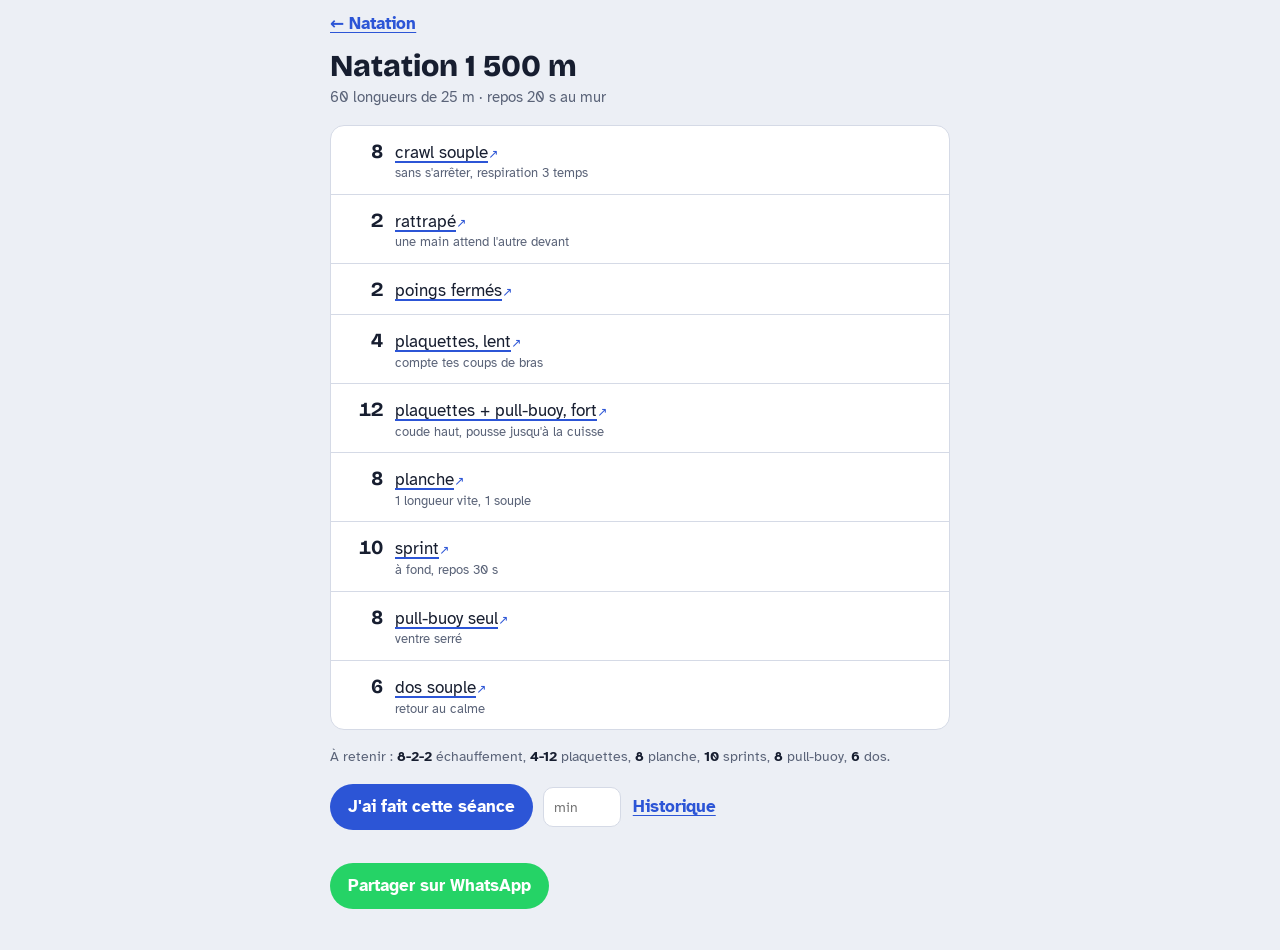
<file: natation-mix.html>
<!doctype html><html lang="fr"><head><meta charset="utf-8">
<meta name="viewport" content="width=device-width,initial-scale=1,viewport-fit=cover">
<title>Natation 1 500 m – Freestyle Tricks</title>
<meta name="theme-color" content="#ECEFF5">
<link rel="icon" type="image/png" href="../icon-192.png">
<link rel="stylesheet" href="https://fonts.googleapis.com/css2?family=Bricolage+Grotesque:opsz,wght@12..96,700;12..96,800&family=Atkinson+Hyperlegible:wght@400;700&display=swap">
<style>
:root{color-scheme:light;--bg:#ECEFF5;--surface:#fff;--fg:#171E30;--muted:#5A6378;--line:#D5DAE6;--c2:#2C55D6;
 --display:"Bricolage Grotesque","Arial Black",system-ui,sans-serif;--body:"Atkinson Hyperlegible",system-ui,sans-serif}
@media (prefers-color-scheme:dark){:root:not([data-theme="light"]){--bg:#0E1220;--surface:#171D2E;--fg:#E7EBF4;--muted:#9AA3B9;--line:#2A3247;--c2:#7393F5;color-scheme:dark}}
:root[data-theme="dark"]{--bg:#0E1220;--surface:#171D2E;--fg:#E7EBF4;--muted:#9AA3B9;--line:#2A3247;--c2:#7393F5;color-scheme:dark}
*{box-sizing:border-box}
body{margin:0;background:var(--bg);color:var(--fg);font-family:var(--body);font-size:17px;line-height:1.4;
 padding:max(12px,env(safe-area-inset-top)) max(16px,env(safe-area-inset-right)) max(24px,env(safe-area-inset-bottom)) max(16px,env(safe-area-inset-left))}
main{max-width:620px;margin:0 auto}
a.back{display:inline-block;color:var(--c2);font-weight:700;text-decoration:underline;text-underline-offset:3px;margin-bottom:14px}
h1{font-family:var(--display);font-size:clamp(1.3rem,6vw,1.9rem);font-weight:800;margin:0;line-height:1.1}
.sub{margin:4px 0 16px;color:var(--muted);font-size:.95rem}
ol{list-style:none;margin:0;padding:0;background:var(--surface);border:1px solid var(--line);border-radius:14px;overflow:hidden}
li{display:flex;align-items:baseline;gap:12px;padding:11px 14px;border-top:1px solid var(--line)}
li:first-child{border-top:0}
li b{font-family:var(--display);font-size:1.25rem;min-width:1.9em;text-align:right;font-variant-numeric:tabular-nums}
li span{flex:1;min-width:0}
li small{display:block;color:var(--muted);font-size:.82rem}
.foot{margin:16px 0 0;color:var(--muted);font-size:.9rem}
.foot b{color:var(--fg)}

.wa{display:inline-flex;align-items:center;gap:8px;margin-top:16px;font:inherit;font-weight:700;color:#fff;background:#25D366;border:0;border-radius:999px;padding:11px 18px;cursor:pointer}
.wa:active{transform:translateY(1px)}

li span>a.yt{color:inherit;text-decoration:underline;text-decoration-color:var(--c2);text-decoration-thickness:2px;text-underline-offset:3px}
li span>a.yt::after{content:" \2197";font-size:.72em;color:var(--c2);text-decoration:none;display:inline-block}

.bar2{display:flex;flex-wrap:wrap;gap:10px;align-items:center;margin:18px 0 0}
.bar2 button{font:inherit;font-weight:700;border-radius:999px;padding:11px 18px;cursor:pointer;border:0}
#done{background:var(--c2);color:#fff}
#hist{background:none;color:var(--c2);text-decoration:underline;text-underline-offset:3px;padding:11px 2px}
.bar2 input{font:inherit;font-size:.9rem;width:5.4em;padding:9px 10px;border:1px solid var(--line);border-radius:10px;background:var(--surface);color:var(--fg)}
#msg{margin:10px 0 0;font-size:.9rem;font-weight:700}
#histBox{margin-top:12px;background:var(--surface);border:1px solid var(--line);border-radius:14px;padding:12px 14px;font-size:.9rem}
#histBox p{margin:3px 0;color:var(--muted)}
</style></head><body>
<main>
<a class="back" href="natation.html">&larr; Natation</a>
<h1>Natation 1 500 m</h1>
<p class="sub">60 longueurs de 25 m · repos 20 s au mur</p>
<ol>
<li><b>8</b><span>crawl souple<small>sans s'arrêter, respiration 3 temps</small></span></li>
<li><b>2</b><span>rattrapé<small>une main attend l'autre devant</small></span></li>
<li><b>2</b><span>poings fermés</span></li>
<li><b>4</b><span>plaquettes, lent<small>compte tes coups de bras</small></span></li>
<li><b>12</b><span>plaquettes + pull-buoy, fort<small>coude haut, pousse jusqu'à la cuisse</small></span></li>
<li><b>8</b><span>planche<small>1 longueur vite, 1 souple</small></span></li>
<li><b>10</b><span>sprint<small>à fond, repos 30 s</small></span></li>
<li><b>8</b><span>pull-buoy seul<small>ventre serré</small></span></li>
<li><b>6</b><span>dos souple<small>retour au calme</small></span></li>
</ol>
<p class="foot">À retenir : <b>8-2-2</b> échauffement, <b>4-12</b> plaquettes, <b>8</b> planche, <b>10</b> sprints, <b>8</b> pull-buoy, <b>6</b> dos.</p>
<div class="bar2"><button id="done" type="button">J'ai fait cette séance</button><input id="dur" type="text" inputmode="numeric" placeholder="min" aria-label="durée en minutes"><button id="hist" type="button">Historique</button></div>
<p id="msg" hidden></p>
<div id="histBox" hidden></div>
<p><button class="wa" type="button">Partager sur WhatsApp</button></p>
</main>
<script>
(function(){var M={"crawl souple": "technique crawl respiration 3 temps", "rattrapé": "éducatif rattrapé crawl natation", "poings fermés": "éducatif poings fermés crawl natation", "plaquettes, lent": "plaquettes natation utilisation débutant", "plaquettes + pull-buoy, fort": "pull buoy plaquettes natation technique", "planche": "battements crawl planche technique", "sprint": "sprint crawl technique natation", "pull-buoy seul": "pull buoy natation gainage", "dos souple": "dos crawlé technique natation", "nage libre": "technique crawl respiration 3 temps", "nage complète, pull-buoy, pull + plaquettes, plaquettes": "plaquettes pull buoy natation utilisation", "nage complète, planche, pull-buoy, plaquettes": "plaquettes pull buoy natation utilisation", "pull + plaquettes": "pull buoy plaquettes natation technique", "pull": "pull buoy natation gainage", "nage complète": "technique crawl amplitude appuis"};
document.querySelectorAll('ol li span').forEach(function(sp){
 var n=sp.firstChild; if(!n||n.nodeType!==3)return;
 var t=n.textContent.trim(); var q=M[t]; if(!q)return;
 var a=document.createElement('a'); a.className='yt'; a.target='_blank'; a.rel='noopener';
 a.href='https://www.youtube.com/results?search_query='+encodeURIComponent(q);
 a.textContent=t; sp.replaceChild(a,n);
});})();
</script>

<script>
document.querySelector('.wa').addEventListener('click',function(){
 var t=document.querySelector('h1').textContent.trim();
 var sub=document.querySelector('.sub');
 var lines=[t+(sub?' — '+sub.textContent.trim():'')];
 document.querySelectorAll('ol li').forEach(function(li){
  var n=li.querySelector('b').textContent.trim();
  var s=li.querySelector('span').cloneNode(true);
  var sm=s.querySelector('small'); var d=sm?sm.textContent.trim():'';
  if(sm)sm.remove();
  lines.push(n+' '+s.textContent.trim()+(d?' ('+d+')':''));
 });
 lines.push(location.href.split('#')[0]);
 window.open('https://wa.me/?text='+encodeURIComponent(lines.join('\n')),'_blank','noopener');
});
</script>
<script>
(function(){
var SB='https://osqyczwawbbwjwaubtvc.supabase.co/rest/v1';
var K='sb_publishable_Z4ykq9R8uYhtrAks301TPA_ujR1K2VB';
var H={apikey:K,Authorization:'Bearer '+K,'Content-Type':'application/json'};
var SEANCE='natation-mix';
var me='';try{me=localStorage.getItem('ft_prenom')||''}catch(e){}
function msg(t,ok){var m=document.getElementById('msg');m.hidden=false;m.textContent=t;m.style.color=ok?'#1E9A78':'#D9474B'}
function api(p,o){o=o||{};o.headers=H;return fetch(SB+p,o).then(function(r){
 if(!r.ok)return r.text().then(function(t){throw new Error(t||r.status)});
 return r.status===204?null:r.json().catch(function(){return null})})}
function ask(){if(me)return true;var n=prompt('Ton prénom ?');if(!n)return false;
 me=n.trim();try{localStorage.setItem('ft_prenom',me)}catch(e){}return true}
document.getElementById('done').addEventListener('click',function(){
 if(!ask())return;
 var d=new Date(),dt=d.getFullYear()+'-'+String(d.getMonth()+1).padStart(2,'0')+'-'+String(d.getDate()).padStart(2,'0');
 var dur=document.getElementById('dur').value.trim();
 msg('Enregistrement…',true);
 api('/ft_journal',{method:'POST',body:JSON.stringify([{prenom:me,seance:SEANCE,date:dt,exercice:'séance faite',charge:null,reps:dur||null}])})
  .then(function(){msg('Séance validée. Bravo !',true)})
  .catch(function(){msg('Échec de l\'enregistrement. Réessaie.',false)});
});
document.getElementById('hist').addEventListener('click',function(){
 var box=document.getElementById('histBox');
 if(!box.hidden){box.hidden=true;return}
 if(!ask())return;
 box.hidden=false;box.textContent='Chargement…';
 api('/ft_journal?seance=eq.'+SEANCE+'&prenom=eq.'+encodeURIComponent(me)+'&order=date.desc&limit=100')
  .then(function(d){
   if(!d||!d.length){box.textContent='Aucune séance enregistrée pour le moment.';return}
   box.innerHTML='<p><b>'+d.length+' séance'+(d.length>1?'s':'')+'</b></p>'+d.map(function(r){
    return '<p>'+r.date.slice(8,10)+'/'+r.date.slice(5,7)+'/'+r.date.slice(0,4)+(r.reps?' — '+r.reps+' min':'')+'</p>'}).join('');
  }).catch(function(){box.textContent='Impossible de charger l\'historique.'});
});
})();
</script>
</body></html>
</file>
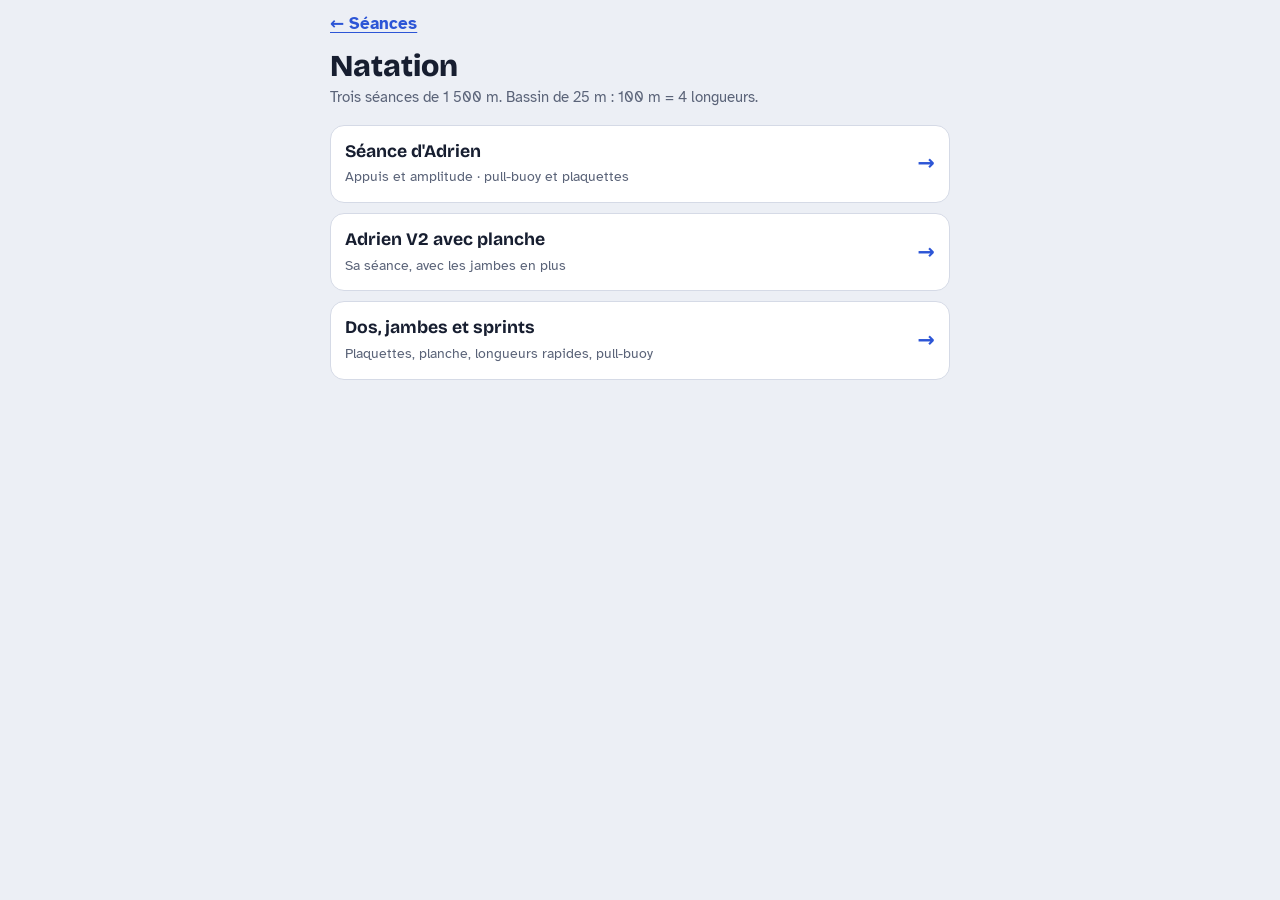
<file: natation.html>
<!doctype html><html lang="fr"><head><meta charset="utf-8">
<meta name="viewport" content="width=device-width,initial-scale=1,viewport-fit=cover">
<title>Natation – Freestyle Tricks</title>
<meta name="theme-color" content="#ECEFF5">
<link rel="icon" type="image/png" href="../icon-192.png">
<link rel="stylesheet" href="https://fonts.googleapis.com/css2?family=Bricolage+Grotesque:opsz,wght@12..96,700;12..96,800&family=Atkinson+Hyperlegible:wght@400;700&display=swap">
<style>
:root{color-scheme:light;--bg:#ECEFF5;--surface:#fff;--fg:#171E30;--muted:#5A6378;--line:#D5DAE6;--c2:#2C55D6;
 --display:"Bricolage Grotesque","Arial Black",system-ui,sans-serif;--body:"Atkinson Hyperlegible",system-ui,sans-serif}
@media (prefers-color-scheme:dark){:root:not([data-theme="light"]){--bg:#0E1220;--surface:#171D2E;--fg:#E7EBF4;--muted:#9AA3B9;--line:#2A3247;--c2:#7393F5;color-scheme:dark}}
:root[data-theme="dark"]{--bg:#0E1220;--surface:#171D2E;--fg:#E7EBF4;--muted:#9AA3B9;--line:#2A3247;--c2:#7393F5;color-scheme:dark}
*{box-sizing:border-box}
body{margin:0;background:var(--bg);color:var(--fg);font-family:var(--body);font-size:17px;line-height:1.4;
 padding:max(12px,env(safe-area-inset-top)) max(16px,env(safe-area-inset-right)) max(24px,env(safe-area-inset-bottom)) max(16px,env(safe-area-inset-left))}
main{max-width:620px;margin:0 auto}
a.back{display:inline-block;color:var(--c2);font-weight:700;text-decoration:underline;text-underline-offset:3px;margin-bottom:14px}
h1{font-family:var(--display);font-size:clamp(1.3rem,6vw,1.9rem);font-weight:800;margin:0;line-height:1.1}
.sub{margin:4px 0 16px;color:var(--muted);font-size:.95rem}
.s{display:flex;align-items:center;gap:12px;margin-bottom:10px;padding:14px;background:var(--surface);border:1px solid var(--line);border-radius:14px;color:inherit;text-decoration:none}
.s span{flex:1;min-width:0}
.s b{display:block;font-family:var(--display);font-size:1.1rem}
.s small{color:var(--muted);font-size:.85rem}
.s i{font-style:normal;font-size:1.3rem;font-weight:800;color:var(--c2)}
</style></head><body>
<main>
<a class="back" href="../#seances">&larr; Séances</a>
<h1>Natation</h1>
<p class="sub">Trois séances de 1 500 m. Bassin de 25 m : 100 m = 4 longueurs.</p>
<a class="s" href="natation-adrien.html"><span><b>Séance d'Adrien</b><small>Appuis et amplitude · pull-buoy et plaquettes</small></span><i>&rarr;</i></a>
<a class="s" href="natation-jambes.html"><span><b>Adrien V2 avec planche</b><small>Sa séance, avec les jambes en plus</small></span><i>&rarr;</i></a>
<a class="s" href="natation-mix.html"><span><b>Dos, jambes et sprints</b><small>Plaquettes, planche, longueurs rapides, pull-buoy</small></span><i>&rarr;</i></a>
</main>
</body></html>
</file>
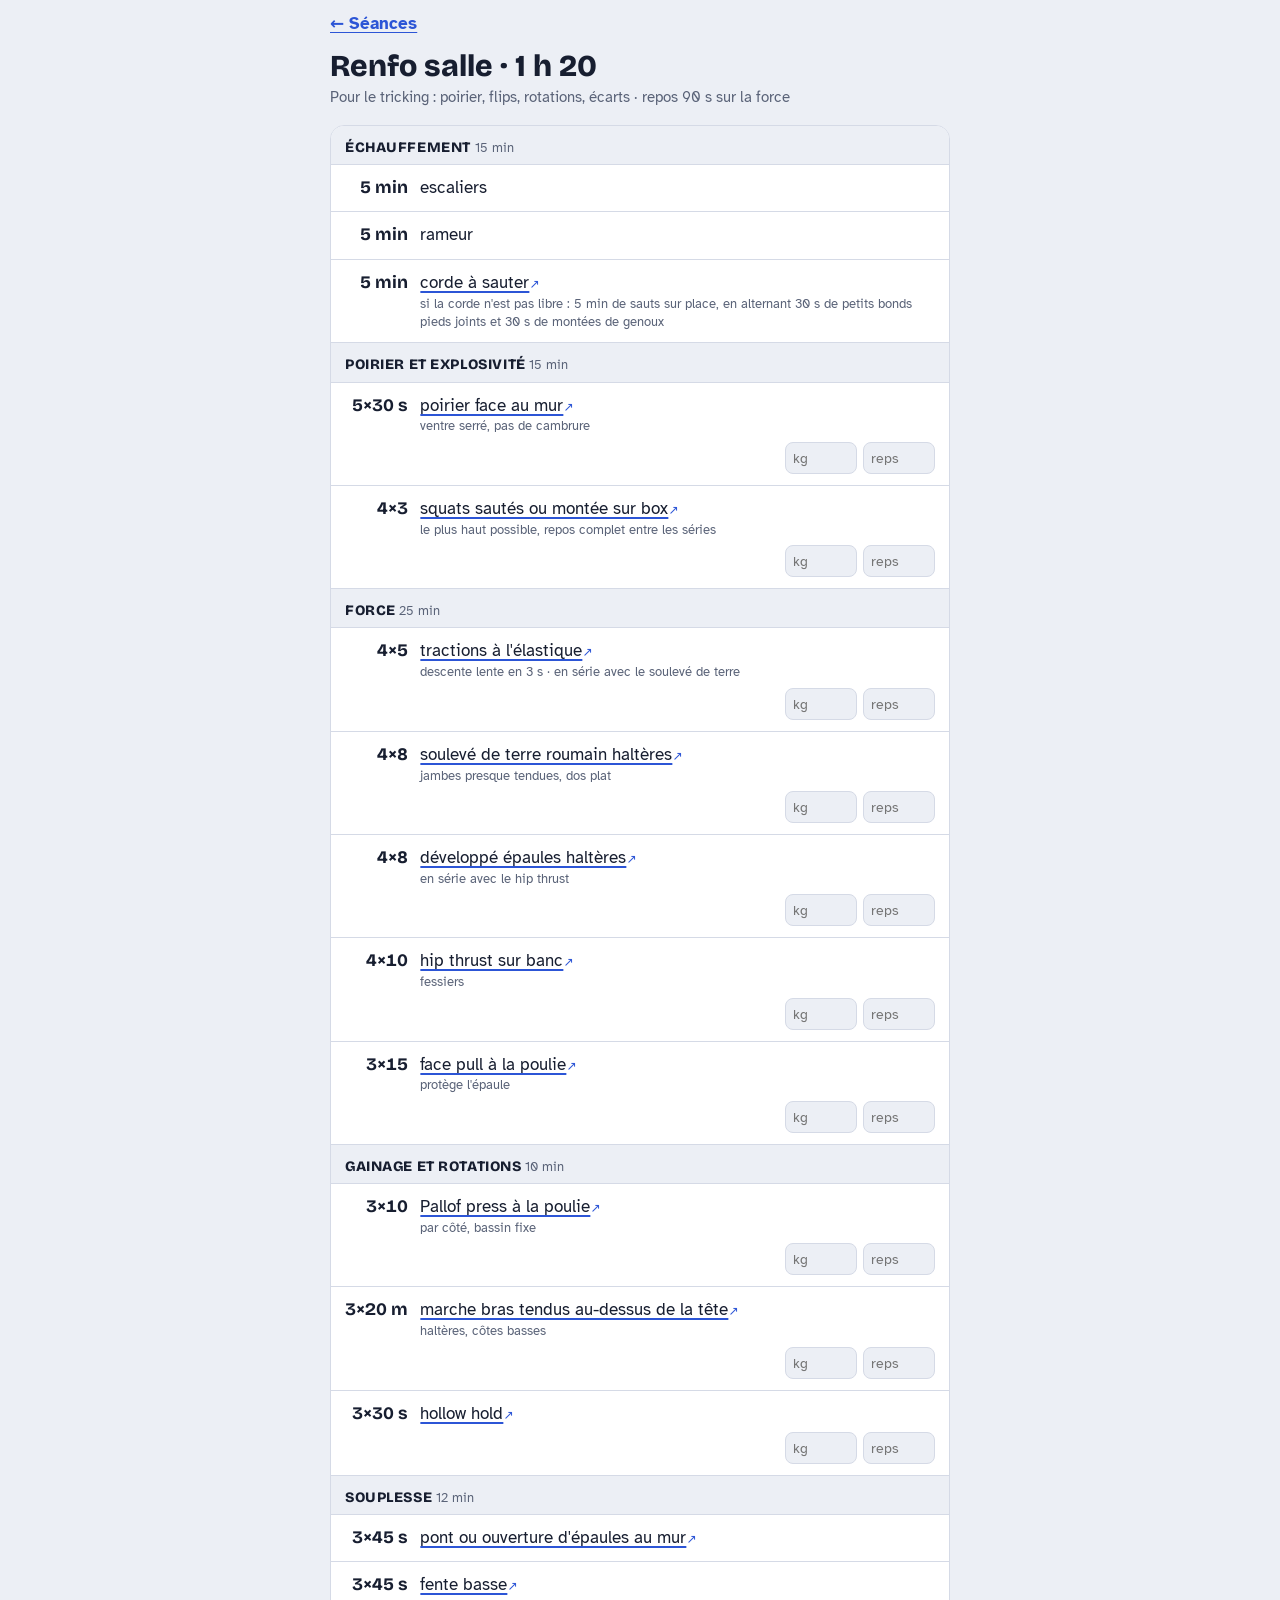
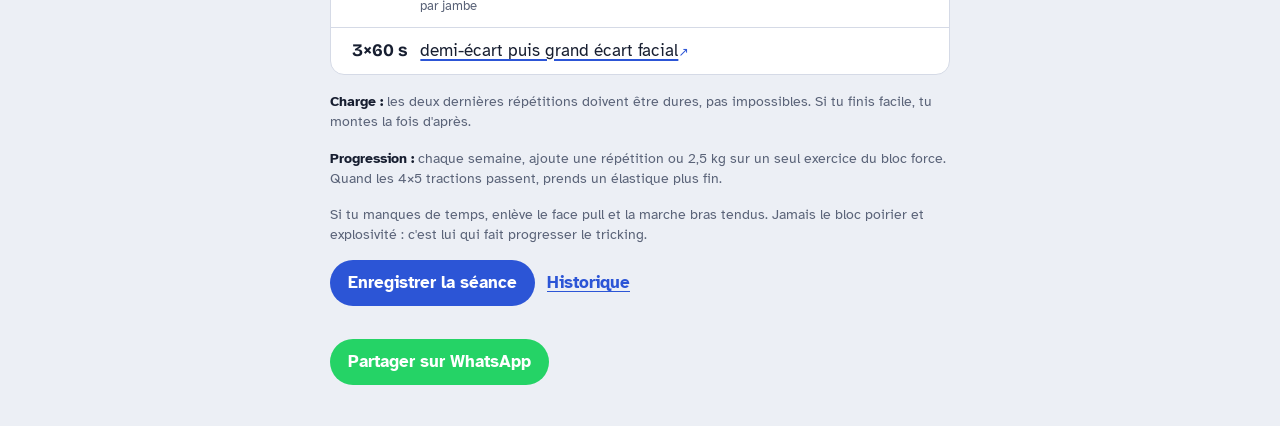
<file: renfo.html>
<!doctype html><html lang="fr"><head><meta charset="utf-8">
<meta name="viewport" content="width=device-width,initial-scale=1,viewport-fit=cover">
<title>Renfo salle – Freestyle Tricks</title>
<meta name="theme-color" content="#ECEFF5">
<link rel="icon" type="image/png" href="../icon-192.png">
<link rel="stylesheet" href="https://fonts.googleapis.com/css2?family=Bricolage+Grotesque:opsz,wght@12..96,700;12..96,800&family=Atkinson+Hyperlegible:wght@400;700&display=swap">
<style>
:root{color-scheme:light;--bg:#ECEFF5;--surface:#fff;--fg:#171E30;--muted:#5A6378;--line:#D5DAE6;--c2:#2C55D6;
 --display:"Bricolage Grotesque","Arial Black",system-ui,sans-serif;--body:"Atkinson Hyperlegible",system-ui,sans-serif}
@media (prefers-color-scheme:dark){:root:not([data-theme="light"]){--bg:#0E1220;--surface:#171D2E;--fg:#E7EBF4;--muted:#9AA3B9;--line:#2A3247;--c2:#7393F5;color-scheme:dark}}
:root[data-theme="dark"]{--bg:#0E1220;--surface:#171D2E;--fg:#E7EBF4;--muted:#9AA3B9;--line:#2A3247;--c2:#7393F5;color-scheme:dark}
*{box-sizing:border-box}
body{margin:0;background:var(--bg);color:var(--fg);font-family:var(--body);font-size:17px;line-height:1.4;
 padding:max(12px,env(safe-area-inset-top)) max(16px,env(safe-area-inset-right)) max(24px,env(safe-area-inset-bottom)) max(16px,env(safe-area-inset-left))}
main{max-width:620px;margin:0 auto}
a.back{display:inline-block;color:var(--c2);font-weight:700;text-decoration:underline;text-underline-offset:3px;margin-bottom:14px}
h1{font-family:var(--display);font-size:clamp(1.3rem,6vw,1.9rem);font-weight:800;margin:0;line-height:1.1}
.sub{margin:4px 0 16px;color:var(--muted);font-size:.95rem}
ol{list-style:none;margin:0;padding:0;background:var(--surface);border:1px solid var(--line);border-radius:14px;overflow:hidden}
li{display:flex;align-items:baseline;gap:12px;padding:11px 14px;border-top:1px solid var(--line)}
li:first-child{border-top:0}
li b{font-family:var(--display);font-size:1.1rem;min-width:3.6em;text-align:right;font-variant-numeric:tabular-nums}
li span{flex:1;min-width:0}
li small{display:block;color:var(--muted);font-size:.82rem}
li.h{display:block;padding:12px 14px 6px;background:var(--bg);font-family:var(--display);font-weight:800;font-size:.9rem;letter-spacing:.04em;text-transform:uppercase}
li.h em{font-style:normal;font-family:var(--body);font-weight:400;text-transform:none;letter-spacing:0;color:var(--muted);font-size:.9em}
.foot{margin:16px 0 0;color:var(--muted);font-size:.9rem}
.foot b{color:var(--fg)}
.wa{display:inline-flex;align-items:center;gap:8px;margin-top:16px;font:inherit;font-weight:700;color:#fff;background:#25D366;border:0;border-radius:999px;padding:11px 18px;cursor:pointer}
.wa:active{transform:translateY(1px)}

.log{display:flex;flex-wrap:wrap;align-items:center;gap:6px;margin-top:6px}
.log input{font:inherit;font-size:.9rem;width:5em;padding:5px 7px;border:1px solid var(--line);border-radius:8px;background:var(--bg);color:var(--fg)}
.log .u{color:var(--muted);font-size:.8rem}
.prev{color:var(--muted);font-size:.78rem;width:100%}
.bar2{display:flex;flex-wrap:wrap;gap:10px;align-items:center;margin:16px 0 0}
.bar2 button{font:inherit;font-weight:700;border-radius:999px;padding:11px 18px;cursor:pointer;border:0}
#save{background:var(--c2);color:#fff}
#hist{background:none;color:var(--c2);text-decoration:underline;text-underline-offset:3px;padding:11px 2px}
#histBox{margin-top:12px;background:var(--surface);border:1px solid var(--line);border-radius:14px;padding:12px 14px;font-size:.9rem}
#histBox h3{font-family:var(--display);font-size:.95rem;margin:10px 0 4px}
#histBox h3:first-child{margin-top:0}
#histBox p{margin:2px 0;color:var(--muted)}
#msg{margin:10px 0 0;font-size:.9rem;font-weight:700}

li span>a.yt{color:inherit;text-decoration:underline;text-decoration-color:var(--c2);text-decoration-thickness:2px;text-underline-offset:3px}
li span>a.yt::after{content:" \2197";font-size:.72em;color:var(--c2);text-decoration:none;display:inline-block}
</style></head><body>
<main>
<a class="back" href="../#seances">&larr; Séances</a>
<h1>Renfo salle · 1 h 20</h1>
<p class="sub">Pour le tricking : poirier, flips, rotations, écarts · repos 90 s sur la force</p>
<ol>
<li class="h">Échauffement <em>15 min</em></li>
<li><b>5 min</b><span>escaliers</span></li>
<li><b>5 min</b><span>rameur</span></li>
<li><b>5 min</b><span>corde à sauter<small>si la corde n'est pas libre : 5 min de sauts sur place, en alternant 30 s de petits bonds pieds joints et 30 s de montées de genoux</small></span></li>

<li class="h">Poirier et explosivité <em>15 min</em></li>
<li><b>5×30 s</b><span data-ex="poirier face au mur">poirier face au mur<small>ventre serré, pas de cambrure</small></span></li>
<li><b>4×3</b><span data-ex="squats sautés ou montée sur box">squats sautés ou montée sur box<small>le plus haut possible, repos complet entre les séries</small></span></li>

<li class="h">Force <em>25 min</em></li>
<li><b>4×5</b><span data-ex="tractions à l'élastique">tractions à l'élastique<small>descente lente en 3 s · en série avec le soulevé de terre</small></span></li>
<li><b>4×8</b><span data-ex="soulevé de terre roumain haltères">soulevé de terre roumain haltères<small>jambes presque tendues, dos plat</small></span></li>
<li><b>4×8</b><span data-ex="développé épaules haltères">développé épaules haltères<small>en série avec le hip thrust</small></span></li>
<li><b>4×10</b><span data-ex="hip thrust sur banc">hip thrust sur banc<small>fessiers</small></span></li>
<li><b>3×15</b><span data-ex="face pull à la poulie">face pull à la poulie<small>protège l'épaule</small></span></li>

<li class="h">Gainage et rotations <em>10 min</em></li>
<li><b>3×10</b><span data-ex="Pallof press à la poulie">Pallof press à la poulie<small>par côté, bassin fixe</small></span></li>
<li><b>3×20 m</b><span data-ex="marche bras tendus au-dessus de la tête">marche bras tendus au-dessus de la tête<small>haltères, côtes basses</small></span></li>
<li><b>3×30 s</b><span data-ex="hollow hold">hollow hold</span></li>

<li class="h">Souplesse <em>12 min</em></li>
<li><b>3×45 s</b><span>pont ou ouverture d'épaules au mur</span></li>
<li><b>3×45 s</b><span>fente basse<small>par jambe</small></span></li>
<li><b>3×60 s</b><span>demi-écart puis grand écart facial</span></li>
</ol>
<p class="foot"><b>Charge :</b> les deux dernières répétitions doivent être dures, pas impossibles. Si tu finis facile, tu montes la fois d'après.</p>
<p class="foot"><b>Progression :</b> chaque semaine, ajoute une répétition ou 2,5 kg sur un seul exercice du bloc force. Quand les 4×5 tractions passent, prends un élastique plus fin.</p><p class="foot">Si tu manques de temps, enlève le face pull et la marche bras tendus. Jamais le bloc poirier et explosivité : c'est lui qui fait progresser le tricking.</p>
<div class="bar2"><button id="save" type="button">Enregistrer la séance</button><button id="hist" type="button">Historique</button></div>
<p id="msg" hidden></p>
<div id="histBox" hidden></div>
<p><button class="wa" type="button">Partager sur WhatsApp</button></p>
</main>
<script>
(function(){var M={"corde à sauter": "corde à sauter technique débutant", "poirier face au mur": "poirier face au mur apprendre progression", "squats sautés ou montée sur box": "squat sauté technique", "tractions à l'élastique": "traction élastique débutant technique", "soulevé de terre roumain haltères": "soulevé de terre roumain haltères technique", "développé épaules haltères": "développé épaules haltères technique", "hip thrust sur banc": "hip thrust technique débutant", "face pull à la poulie": "face pull poulie technique", "Pallof press à la poulie": "pallof press technique gainage", "marche bras tendus au-dessus de la tête": "overhead carry marche bras tendus haltères", "hollow hold": "hollow hold gainage technique", "pont ou ouverture d'épaules au mur": "pont gymnastique souplesse dos débutant", "fente basse": "fente basse étirement psoas", "demi-écart puis grand écart facial": "grand écart facial progression"};
document.querySelectorAll('ol li span').forEach(function(sp){
 var n=sp.firstChild; if(!n||n.nodeType!==3)return;
 var t=n.textContent.trim(); var q=M[t]; if(!q)return;
 var a=document.createElement('a'); a.className='yt'; a.target='_blank'; a.rel='noopener';
 a.href='https://www.youtube.com/results?search_query='+encodeURIComponent(q);
 a.textContent=t; sp.replaceChild(a,n);
});})();
</script>

<script>
document.querySelector('.wa').addEventListener('click',function(){
 var sub=document.querySelector('.sub');
 var lines=[document.querySelector('h1').textContent.trim()+(sub?' — '+sub.textContent.trim():'')];
 document.querySelectorAll('ol li').forEach(function(li){
  if(li.classList.contains('h')){lines.push('');lines.push(li.textContent.trim().toUpperCase());return}
  var n=li.querySelector('b').textContent.trim();
  var s=li.querySelector('span').cloneNode(true);
  var sm=s.querySelector('small'); var d=sm?sm.textContent.trim():'';
  if(sm)sm.remove();
  lines.push(n+' '+s.textContent.trim()+(d?' ('+d+')':''));
 });
 lines.push('');lines.push(location.href.split('#')[0]);
 window.open('https://wa.me/?text='+encodeURIComponent(lines.join('\n')),'_blank','noopener');
});
</script>
<script>
(function(){
var SB='https://osqyczwawbbwjwaubtvc.supabase.co/rest/v1';
var K='sb_publishable_Z4ykq9R8uYhtrAks301TPA_ujR1K2VB';
var H={apikey:K,Authorization:'Bearer '+K,'Content-Type':'application/json'};
var SEANCE='renfo';
var me='';try{me=localStorage.getItem('ft_prenom')||''}catch(e){}
function msg(t,ok){var m=document.getElementById('msg');m.hidden=false;m.textContent=t;m.style.color=ok?'#1E9A78':'#D9474B'}
var rows=[].slice.call(document.querySelectorAll('span[data-ex]'));
rows.forEach(function(sp){
 var d=document.createElement('div');d.className='log';
 d.innerHTML='<span class="prev"></span>'+
  '<input type="text" inputmode="decimal" placeholder="kg" aria-label="charge">'+
  '<input type="text" inputmode="numeric" placeholder="reps" aria-label="répétitions">';
 sp.appendChild(d);
});
function val(sp,i){return sp.querySelectorAll('.log input')[i].value.trim()}
function api(p,o){o=o||{};o.headers=H;return fetch(SB+p,o).then(function(r){
 if(!r.ok)return r.text().then(function(t){throw new Error(t||r.status)});
 return r.status===204?null:r.json().catch(function(){return null})})}
function loadPrev(){
 if(!me)return;
 api('/ft_journal?seance=eq.'+SEANCE+'&prenom=eq.'+encodeURIComponent(me)+'&order=date.desc,id.desc&limit=200')
 .then(function(d){
  if(!d)return; var seen={};
  d.forEach(function(r){if(!seen[r.exercice])seen[r.exercice]=r});
  rows.forEach(function(sp){
   var r=seen[sp.dataset.ex];if(!r)return;
   var p=[];if(r.charge)p.push(r.charge+' kg');if(r.reps)p.push(r.reps+' reps');
   sp.querySelector('.prev').textContent='dernière fois ('+r.date.slice(8,10)+'/'+r.date.slice(5,7)+') : '+p.join(' × ');
  });
 }).catch(function(){});
}
function ask(){
 if(me)return true;
 var n=prompt('Ton prénom ?');if(!n)return false;
 me=n.trim();try{localStorage.setItem('ft_prenom',me)}catch(e){}
 return true;
}
document.getElementById('save').addEventListener('click',function(){
 if(!ask())return;
 var d=new Date(),dt=d.getFullYear()+'-'+String(d.getMonth()+1).padStart(2,'0')+'-'+String(d.getDate()).padStart(2,'0');
 var payload=[];
 rows.forEach(function(sp){
  var c=val(sp,0),r=val(sp,1);
  if(c||r)payload.push({prenom:me,seance:SEANCE,date:dt,exercice:sp.dataset.ex,charge:c||null,reps:r||null});
 });
 if(!payload.length){msg('Remplis au moins une ligne.',false);return}
 msg('Enregistrement…',true);
 api('/ft_journal',{method:'POST',body:JSON.stringify(payload)})
 .then(function(){msg(payload.length+' exercices enregistrés.',true);loadPrev()})
 .catch(function(){msg('Échec de l\'enregistrement. Réessaie.',false)});
});
document.getElementById('hist').addEventListener('click',function(){
 var box=document.getElementById('histBox');
 if(!box.hidden){box.hidden=true;return}
 if(!ask())return;
 box.hidden=false;box.textContent='Chargement…';
 api('/ft_journal?seance=eq.'+SEANCE+'&prenom=eq.'+encodeURIComponent(me)+'&order=date.desc,id.asc&limit=300')
 .then(function(d){
  if(!d||!d.length){box.textContent='Aucune séance enregistrée pour le moment.';return}
  var by={},order=[];
  d.forEach(function(r){if(!by[r.date]){by[r.date]=[];order.push(r.date)}by[r.date].push(r)});
  box.innerHTML=order.map(function(dt){
   return '<h3>'+dt.slice(8,10)+'/'+dt.slice(5,7)+'/'+dt.slice(0,4)+'</h3>'+by[dt].map(function(r){
    var p=[];if(r.charge)p.push(r.charge+' kg');if(r.reps)p.push(r.reps+' reps');
    return '<p>'+r.exercice+' — '+p.join(' × ')+'</p>'}).join('')}).join('');
 }).catch(function(){box.textContent='Impossible de charger l\'historique.'});
});
loadPrev();
})();
</script>
</body></html>
</file>
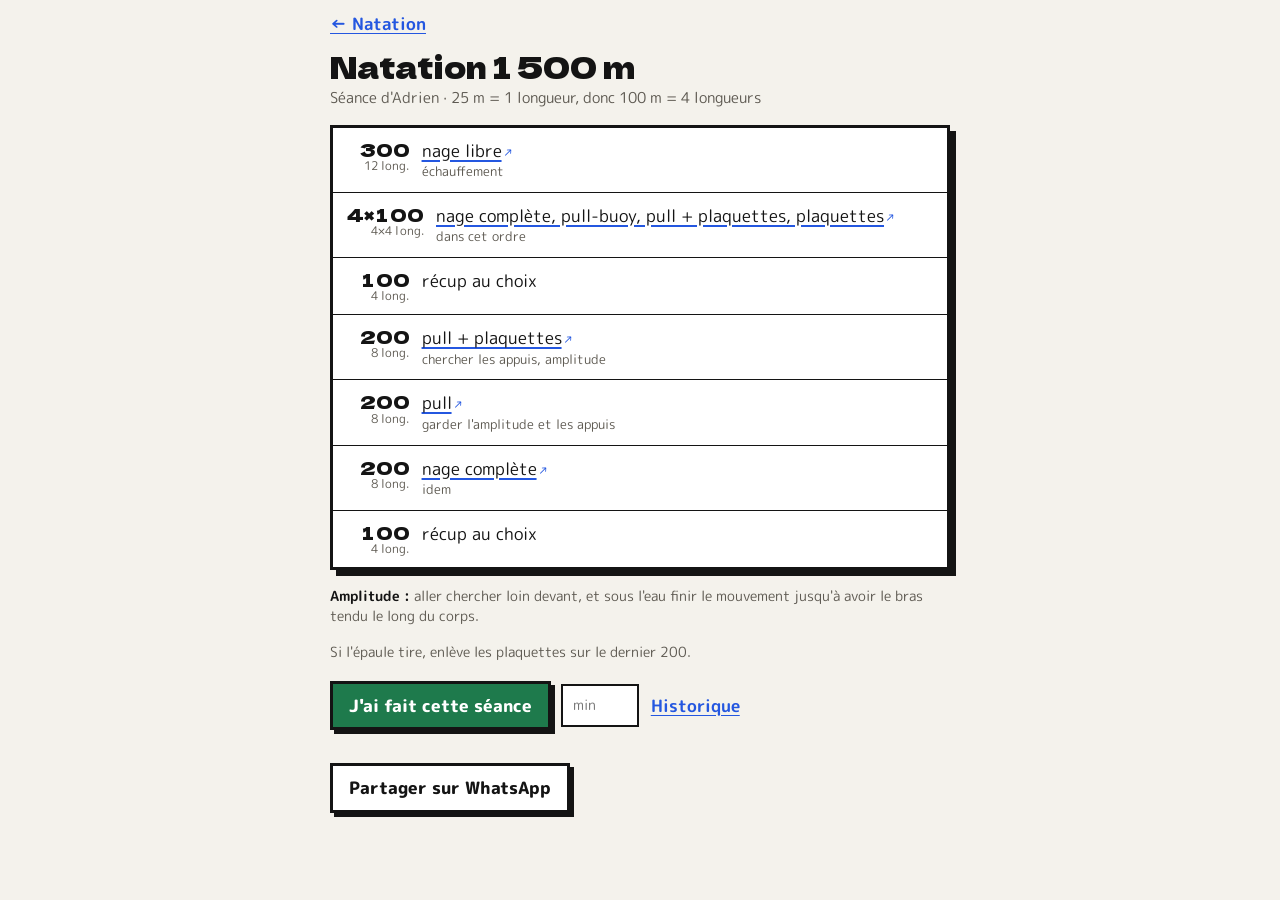
<file: seances/natation-adrien.html>
<!doctype html><html lang="fr"><head><meta charset="utf-8">
<meta name="viewport" content="width=device-width,initial-scale=1,viewport-fit=cover">
<title>Natation 1 500 m (Adrien) – Freestyle Tricks</title>
<meta name="theme-color" content="#F4F2EC" media="(prefers-color-scheme: light)"><meta name="theme-color" content="#121110" media="(prefers-color-scheme: dark)">
<link rel="icon" type="image/png" href="../icon-192.png">
<link rel="stylesheet" href="https://fonts.googleapis.com/css2?family=Dela+Gothic+One&family=M+PLUS+Rounded+1c:wght@400;500;700;800&display=swap">
<link rel="stylesheet" href="../css/charte.css">
<style>
:root{color-scheme:light;--bg:#ECEFF5;--surface:#fff;--fg:#171E30;--muted:#5A6378;--line:#D5DAE6;--c2:#2C55D6;
 --display:"Bricolage Grotesque","Arial Black",system-ui,sans-serif;--body:"Atkinson Hyperlegible",system-ui,sans-serif}
@media (prefers-color-scheme:dark){:root:not([data-theme="light"]){--bg:#0E1220;--surface:#171D2E;--fg:#E7EBF4;--muted:#9AA3B9;--line:#2A3247;--c2:#7393F5;color-scheme:dark}}
:root[data-theme="dark"]{--bg:#0E1220;--surface:#171D2E;--fg:#E7EBF4;--muted:#9AA3B9;--line:#2A3247;--c2:#7393F5;color-scheme:dark}
*{box-sizing:border-box}
body{margin:0;background:var(--bg);color:var(--fg);font-family:var(--body);font-size:17px;line-height:1.4;
 padding:max(12px,env(safe-area-inset-top)) max(16px,env(safe-area-inset-right)) max(24px,env(safe-area-inset-bottom)) max(16px,env(safe-area-inset-left))}
main{max-width:620px;margin:0 auto}
a.back{display:inline-block;color:var(--c2);font-weight:700;text-decoration:underline;text-underline-offset:3px;margin-bottom:14px}
h1{font-family:var(--display);font-size:clamp(1.3rem,6vw,1.9rem);font-weight:800;margin:0;line-height:1.1}
.sub{margin:4px 0 16px;color:var(--muted);font-size:.95rem}
ol{list-style:none;margin:0;padding:0;background:var(--surface);border:1px solid var(--line);border-radius:14px;overflow:hidden}
li{display:flex;align-items:baseline;gap:12px;padding:11px 14px;border-top:1px solid var(--line)}
li:first-child{border-top:0}
li b{font-family:var(--display);font-size:1.15rem;min-width:3.4em;text-align:right;font-variant-numeric:tabular-nums}
li span{flex:1;min-width:0}
li small{display:block;color:var(--muted);font-size:.82rem}
.foot{margin:16px 0 0;color:var(--muted);font-size:.9rem}
.foot b{color:var(--fg)}

.wa{display:inline-flex;align-items:center;gap:8px;margin-top:16px;font:inherit;font-weight:700;color:#fff;background:#25D366;border:0;border-radius:999px;padding:11px 18px;cursor:pointer}
.wa:active{transform:translateY(1px)}
li b{display:flex;flex-direction:column;align-items:flex-end;line-height:1.15}
li b em{font-family:var(--body);font-style:normal;font-size:.72rem;font-weight:400;color:var(--muted);letter-spacing:.01em}

li span>a.yt{color:inherit;text-decoration:underline;text-decoration-color:var(--c2);text-decoration-thickness:2px;text-underline-offset:3px}
li span>a.yt::after{content:" \2197";font-size:.72em;color:var(--c2);text-decoration:none;display:inline-block}

.bar2{display:flex;flex-wrap:wrap;gap:10px;align-items:center;margin:18px 0 0}
.bar2 button{font:inherit;font-weight:700;border-radius:999px;padding:11px 18px;cursor:pointer;border:0}
#done{background:var(--c2);color:#fff}
#hist{background:none;color:var(--c2);text-decoration:underline;text-underline-offset:3px;padding:11px 2px}
.bar2 input{font:inherit;font-size:.9rem;width:5.4em;padding:9px 10px;border:1px solid var(--line);border-radius:10px;background:var(--surface);color:var(--fg)}
#msg{margin:10px 0 0;font-size:.9rem;font-weight:700}
#histBox{margin-top:12px;background:var(--surface);border:1px solid var(--line);border-radius:14px;padding:12px 14px;font-size:.9rem}
#histBox p{margin:3px 0;color:var(--muted)}
</style><link rel="stylesheet" href="../css/seances.css"></head><body>
<main>
<a class="back" href="natation.html">&larr; Natation</a>
<h1>Natation 1 500 m</h1>
<p class="sub">Séance d'Adrien · 25 m = 1 longueur, donc 100 m = 4 longueurs</p>
<ol>
<li><b>300<em>12 long.</em></b><span>nage libre<small>échauffement</small></span></li>
<li><b>4×100<em>4×4 long.</em></b><span>nage complète, pull-buoy, pull + plaquettes, plaquettes<small>dans cet ordre</small></span></li>
<li><b>100<em>4 long.</em></b><span>récup au choix</span></li>
<li><b>200<em>8 long.</em></b><span>pull + plaquettes<small>chercher les appuis, amplitude</small></span></li>
<li><b>200<em>8 long.</em></b><span>pull<small>garder l'amplitude et les appuis</small></span></li>
<li><b>200<em>8 long.</em></b><span>nage complète<small>idem</small></span></li>
<li><b>100<em>4 long.</em></b><span>récup au choix</span></li>
</ol>
<p class="foot"><b>Amplitude :</b> aller chercher loin devant, et sous l'eau finir le mouvement jusqu'à avoir le bras tendu le long du corps.</p>
<p class="foot">Si l'épaule tire, enlève les plaquettes sur le dernier 200.</p>
<div class="bar2"><button id="done" type="button">J'ai fait cette séance</button><input id="dur" type="text" inputmode="numeric" placeholder="min" aria-label="durée en minutes"><button id="hist" type="button">Historique</button></div>
<p id="msg" hidden></p>
<div id="histBox" hidden></div>
<p><button class="wa" type="button">Partager sur WhatsApp</button></p>
</main>
<script>
(function(){var M={"crawl souple": "technique crawl respiration 3 temps", "rattrapé": "éducatif rattrapé crawl natation", "poings fermés": "éducatif poings fermés crawl natation", "plaquettes, lent": "plaquettes natation utilisation débutant", "plaquettes + pull-buoy, fort": "pull buoy plaquettes natation technique", "planche": "battements crawl planche technique", "sprint": "sprint crawl technique natation", "pull-buoy seul": "pull buoy natation gainage", "dos souple": "dos crawlé technique natation", "nage libre": "technique crawl respiration 3 temps", "nage complète, pull-buoy, pull + plaquettes, plaquettes": "plaquettes pull buoy natation utilisation", "nage complète, planche, pull-buoy, plaquettes": "plaquettes pull buoy natation utilisation", "pull + plaquettes": "pull buoy plaquettes natation technique", "pull": "pull buoy natation gainage", "nage complète": "technique crawl amplitude appuis"};
document.querySelectorAll('ol li span').forEach(function(sp){
 var n=sp.firstChild; if(!n||n.nodeType!==3)return;
 var t=n.textContent.trim(); var q=M[t]; if(!q)return;
 var a=document.createElement('a'); a.className='yt'; a.target='_blank'; a.rel='noopener';
 a.href='https://www.youtube.com/results?search_query='+encodeURIComponent(q);
 a.textContent=t; sp.replaceChild(a,n);
});})();
</script>

<script>
document.querySelector('.wa').addEventListener('click',function(){
 var t=document.querySelector('h1').textContent.trim();
 var sub=document.querySelector('.sub');
 var lines=[t+(sub?' — '+sub.textContent.trim():'')];
 document.querySelectorAll('ol li').forEach(function(li){
  var bb=li.querySelector('b').cloneNode(true);var be=bb.querySelector('em');if(be)be.remove();var n=bb.textContent.trim();
  var s=li.querySelector('span').cloneNode(true);
  var sm=s.querySelector('small'); var d=sm?sm.textContent.trim():'';
  if(sm)sm.remove();
  lines.push(n+' '+s.textContent.trim()+(d?' ('+d+')':''));
 });
 lines.push(location.href.split('#')[0]);
 window.open('https://wa.me/?text='+encodeURIComponent(lines.join('\n')),'_blank','noopener');
});
</script>
<script>
(function(){
var SB='https://osqyczwawbbwjwaubtvc.supabase.co/rest/v1';
var K='sb_publishable_Z4ykq9R8uYhtrAks301TPA_ujR1K2VB';
var H={apikey:K,Authorization:'Bearer '+K,'Content-Type':'application/json'};try{H['x-code-groupe']=localStorage.getItem('ft_groupe')||''}catch(e){}
var SEANCE='natation-adrien';
var me='';try{me=localStorage.getItem('ft_prenom')||''}catch(e){}
function msg(t,ok){var m=document.getElementById('msg');m.hidden=false;m.textContent=t;m.style.color=ok?'#1E9A78':'#D9474B'}
function api(p,o){o=o||{};o.headers=H;return fetch(SB+p,o).then(function(r){
 if(!r.ok)return r.text().then(function(t){throw new Error(t||r.status)});
 return r.status===204?null:r.json().catch(function(){return null})})}
function ask(){if(me)return true;var n=prompt('Ton prénom ?');if(!n)return false;
 me=n.trim();try{localStorage.setItem('ft_prenom',me)}catch(e){}return true}
document.getElementById('done').addEventListener('click',function(){
 if(!ask())return;
 var d=new Date(),dt=d.getFullYear()+'-'+String(d.getMonth()+1).padStart(2,'0')+'-'+String(d.getDate()).padStart(2,'0');
 var dur=document.getElementById('dur').value.trim();
 msg('Enregistrement…',true);
 api('/ft_journal',{method:'POST',body:JSON.stringify([{prenom:me,seance:SEANCE,date:dt,exercice:'séance faite',charge:null,reps:dur||null}])})
  .then(function(){msg('Séance validée. Bravo !',true)})
  .catch(function(){msg('Échec de l\'enregistrement. Réessaie.',false)});
});
document.getElementById('hist').addEventListener('click',function(){
 var box=document.getElementById('histBox');
 if(!box.hidden){box.hidden=true;return}
 if(!ask())return;
 box.hidden=false;box.textContent='Chargement…';
 api('/ft_journal?seance=eq.'+SEANCE+'&prenom=eq.'+encodeURIComponent(me)+'&order=date.desc&limit=100')
  .then(function(d){
   if(!d||!d.length){box.textContent='Aucune séance enregistrée pour le moment.';return}
   box.innerHTML='<p><b>'+d.length+' séance'+(d.length>1?'s':'')+'</b></p>'+d.map(function(r){
    return '<p>'+r.date.slice(8,10)+'/'+r.date.slice(5,7)+'/'+r.date.slice(0,4)+(r.reps?' — '+r.reps+' min':'')+'</p>'}).join('');
  }).catch(function(){box.textContent='Impossible de charger l\'historique.'});
});
})();
</script>
</body></html>
</file>
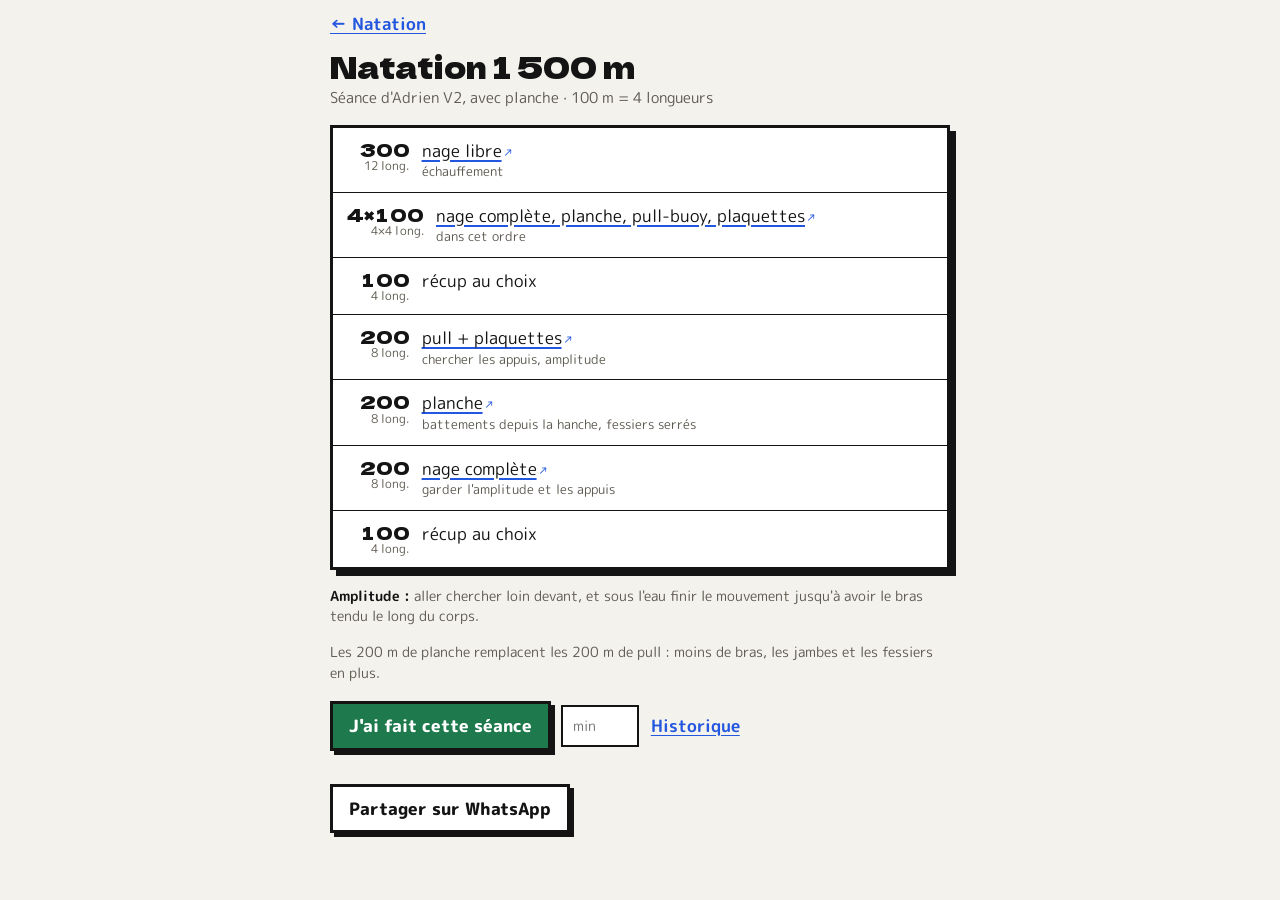
<file: seances/natation-jambes.html>
<!doctype html><html lang="fr"><head><meta charset="utf-8">
<meta name="viewport" content="width=device-width,initial-scale=1,viewport-fit=cover">
<title>Natation Adrien V2 – Freestyle Tricks</title>
<meta name="theme-color" content="#F4F2EC" media="(prefers-color-scheme: light)"><meta name="theme-color" content="#121110" media="(prefers-color-scheme: dark)">
<link rel="icon" type="image/png" href="../icon-192.png">
<link rel="stylesheet" href="https://fonts.googleapis.com/css2?family=Dela+Gothic+One&family=M+PLUS+Rounded+1c:wght@400;500;700;800&display=swap">
<link rel="stylesheet" href="../css/charte.css">
<style>
:root{color-scheme:light;--bg:#ECEFF5;--surface:#fff;--fg:#171E30;--muted:#5A6378;--line:#D5DAE6;--c2:#2C55D6;
 --display:"Bricolage Grotesque","Arial Black",system-ui,sans-serif;--body:"Atkinson Hyperlegible",system-ui,sans-serif}
@media (prefers-color-scheme:dark){:root:not([data-theme="light"]){--bg:#0E1220;--surface:#171D2E;--fg:#E7EBF4;--muted:#9AA3B9;--line:#2A3247;--c2:#7393F5;color-scheme:dark}}
:root[data-theme="dark"]{--bg:#0E1220;--surface:#171D2E;--fg:#E7EBF4;--muted:#9AA3B9;--line:#2A3247;--c2:#7393F5;color-scheme:dark}
*{box-sizing:border-box}
body{margin:0;background:var(--bg);color:var(--fg);font-family:var(--body);font-size:17px;line-height:1.4;
 padding:max(12px,env(safe-area-inset-top)) max(16px,env(safe-area-inset-right)) max(24px,env(safe-area-inset-bottom)) max(16px,env(safe-area-inset-left))}
main{max-width:620px;margin:0 auto}
a.back{display:inline-block;color:var(--c2);font-weight:700;text-decoration:underline;text-underline-offset:3px;margin-bottom:14px}
h1{font-family:var(--display);font-size:clamp(1.3rem,6vw,1.9rem);font-weight:800;margin:0;line-height:1.1}
.sub{margin:4px 0 16px;color:var(--muted);font-size:.95rem}
ol{list-style:none;margin:0;padding:0;background:var(--surface);border:1px solid var(--line);border-radius:14px;overflow:hidden}
li{display:flex;align-items:baseline;gap:12px;padding:11px 14px;border-top:1px solid var(--line)}
li:first-child{border-top:0}
li b{font-family:var(--display);font-size:1.15rem;min-width:3.4em;text-align:right;font-variant-numeric:tabular-nums}
li span{flex:1;min-width:0}
li small{display:block;color:var(--muted);font-size:.82rem}
.foot{margin:16px 0 0;color:var(--muted);font-size:.9rem}
.foot b{color:var(--fg)}

.wa{display:inline-flex;align-items:center;gap:8px;margin-top:16px;font:inherit;font-weight:700;color:#fff;background:#25D366;border:0;border-radius:999px;padding:11px 18px;cursor:pointer}
.wa:active{transform:translateY(1px)}
li b{display:flex;flex-direction:column;align-items:flex-end;line-height:1.15}
li b em{font-family:var(--body);font-style:normal;font-size:.72rem;font-weight:400;color:var(--muted);letter-spacing:.01em}

li span>a.yt{color:inherit;text-decoration:underline;text-decoration-color:var(--c2);text-decoration-thickness:2px;text-underline-offset:3px}
li span>a.yt::after{content:" \2197";font-size:.72em;color:var(--c2);text-decoration:none;display:inline-block}

.bar2{display:flex;flex-wrap:wrap;gap:10px;align-items:center;margin:18px 0 0}
.bar2 button{font:inherit;font-weight:700;border-radius:999px;padding:11px 18px;cursor:pointer;border:0}
#done{background:var(--c2);color:#fff}
#hist{background:none;color:var(--c2);text-decoration:underline;text-underline-offset:3px;padding:11px 2px}
.bar2 input{font:inherit;font-size:.9rem;width:5.4em;padding:9px 10px;border:1px solid var(--line);border-radius:10px;background:var(--surface);color:var(--fg)}
#msg{margin:10px 0 0;font-size:.9rem;font-weight:700}
#histBox{margin-top:12px;background:var(--surface);border:1px solid var(--line);border-radius:14px;padding:12px 14px;font-size:.9rem}
#histBox p{margin:3px 0;color:var(--muted)}
</style><link rel="stylesheet" href="../css/seances.css"></head><body>
<main>
<a class="back" href="natation.html">&larr; Natation</a>
<h1>Natation 1 500 m</h1>
<p class="sub">Séance d'Adrien V2, avec planche · 100 m = 4 longueurs</p>
<ol>
<li><b>300<em>12 long.</em></b><span>nage libre<small>échauffement</small></span></li>
<li><b>4×100<em>4×4 long.</em></b><span>nage complète, planche, pull-buoy, plaquettes<small>dans cet ordre</small></span></li>
<li><b>100<em>4 long.</em></b><span>récup au choix</span></li>
<li><b>200<em>8 long.</em></b><span>pull + plaquettes<small>chercher les appuis, amplitude</small></span></li>
<li><b>200<em>8 long.</em></b><span>planche<small>battements depuis la hanche, fessiers serrés</small></span></li>
<li><b>200<em>8 long.</em></b><span>nage complète<small>garder l'amplitude et les appuis</small></span></li>
<li><b>100<em>4 long.</em></b><span>récup au choix</span></li>
</ol>
<p class="foot"><b>Amplitude :</b> aller chercher loin devant, et sous l'eau finir le mouvement jusqu'à avoir le bras tendu le long du corps.</p>
<p class="foot">Les 200 m de planche remplacent les 200 m de pull : moins de bras, les jambes et les fessiers en plus.</p>
<div class="bar2"><button id="done" type="button">J'ai fait cette séance</button><input id="dur" type="text" inputmode="numeric" placeholder="min" aria-label="durée en minutes"><button id="hist" type="button">Historique</button></div>
<p id="msg" hidden></p>
<div id="histBox" hidden></div>
<p><button class="wa" type="button">Partager sur WhatsApp</button></p>
</main>
<script>
(function(){var M={"crawl souple": "technique crawl respiration 3 temps", "rattrapé": "éducatif rattrapé crawl natation", "poings fermés": "éducatif poings fermés crawl natation", "plaquettes, lent": "plaquettes natation utilisation débutant", "plaquettes + pull-buoy, fort": "pull buoy plaquettes natation technique", "planche": "battements crawl planche technique", "sprint": "sprint crawl technique natation", "pull-buoy seul": "pull buoy natation gainage", "dos souple": "dos crawlé technique natation", "nage libre": "technique crawl respiration 3 temps", "nage complète, pull-buoy, pull + plaquettes, plaquettes": "plaquettes pull buoy natation utilisation", "nage complète, planche, pull-buoy, plaquettes": "plaquettes pull buoy natation utilisation", "pull + plaquettes": "pull buoy plaquettes natation technique", "pull": "pull buoy natation gainage", "nage complète": "technique crawl amplitude appuis"};
document.querySelectorAll('ol li span').forEach(function(sp){
 var n=sp.firstChild; if(!n||n.nodeType!==3)return;
 var t=n.textContent.trim(); var q=M[t]; if(!q)return;
 var a=document.createElement('a'); a.className='yt'; a.target='_blank'; a.rel='noopener';
 a.href='https://www.youtube.com/results?search_query='+encodeURIComponent(q);
 a.textContent=t; sp.replaceChild(a,n);
});})();
</script>

<script>
document.querySelector('.wa').addEventListener('click',function(){
 var t=document.querySelector('h1').textContent.trim();
 var sub=document.querySelector('.sub');
 var lines=[t+(sub?' — '+sub.textContent.trim():'')];
 document.querySelectorAll('ol li').forEach(function(li){
  var bb=li.querySelector('b').cloneNode(true);var be=bb.querySelector('em');if(be)be.remove();var n=bb.textContent.trim();
  var s=li.querySelector('span').cloneNode(true);
  var sm=s.querySelector('small'); var d=sm?sm.textContent.trim():'';
  if(sm)sm.remove();
  lines.push(n+' '+s.textContent.trim()+(d?' ('+d+')':''));
 });
 lines.push(location.href.split('#')[0]);
 window.open('https://wa.me/?text='+encodeURIComponent(lines.join('\n')),'_blank','noopener');
});
</script>
<script>
(function(){
var SB='https://osqyczwawbbwjwaubtvc.supabase.co/rest/v1';
var K='sb_publishable_Z4ykq9R8uYhtrAks301TPA_ujR1K2VB';
var H={apikey:K,Authorization:'Bearer '+K,'Content-Type':'application/json'};try{H['x-code-groupe']=localStorage.getItem('ft_groupe')||''}catch(e){}
var SEANCE='natation-adrien-v2';
var me='';try{me=localStorage.getItem('ft_prenom')||''}catch(e){}
function msg(t,ok){var m=document.getElementById('msg');m.hidden=false;m.textContent=t;m.style.color=ok?'#1E9A78':'#D9474B'}
function api(p,o){o=o||{};o.headers=H;return fetch(SB+p,o).then(function(r){
 if(!r.ok)return r.text().then(function(t){throw new Error(t||r.status)});
 return r.status===204?null:r.json().catch(function(){return null})})}
function ask(){if(me)return true;var n=prompt('Ton prénom ?');if(!n)return false;
 me=n.trim();try{localStorage.setItem('ft_prenom',me)}catch(e){}return true}
document.getElementById('done').addEventListener('click',function(){
 if(!ask())return;
 var d=new Date(),dt=d.getFullYear()+'-'+String(d.getMonth()+1).padStart(2,'0')+'-'+String(d.getDate()).padStart(2,'0');
 var dur=document.getElementById('dur').value.trim();
 msg('Enregistrement…',true);
 api('/ft_journal',{method:'POST',body:JSON.stringify([{prenom:me,seance:SEANCE,date:dt,exercice:'séance faite',charge:null,reps:dur||null}])})
  .then(function(){msg('Séance validée. Bravo !',true)})
  .catch(function(){msg('Échec de l\'enregistrement. Réessaie.',false)});
});
document.getElementById('hist').addEventListener('click',function(){
 var box=document.getElementById('histBox');
 if(!box.hidden){box.hidden=true;return}
 if(!ask())return;
 box.hidden=false;box.textContent='Chargement…';
 api('/ft_journal?seance=eq.'+SEANCE+'&prenom=eq.'+encodeURIComponent(me)+'&order=date.desc&limit=100')
  .then(function(d){
   if(!d||!d.length){box.textContent='Aucune séance enregistrée pour le moment.';return}
   box.innerHTML='<p><b>'+d.length+' séance'+(d.length>1?'s':'')+'</b></p>'+d.map(function(r){
    return '<p>'+r.date.slice(8,10)+'/'+r.date.slice(5,7)+'/'+r.date.slice(0,4)+(r.reps?' — '+r.reps+' min':'')+'</p>'}).join('');
  }).catch(function(){box.textContent='Impossible de charger l\'historique.'});
});
})();
</script>
</body></html>
</file>
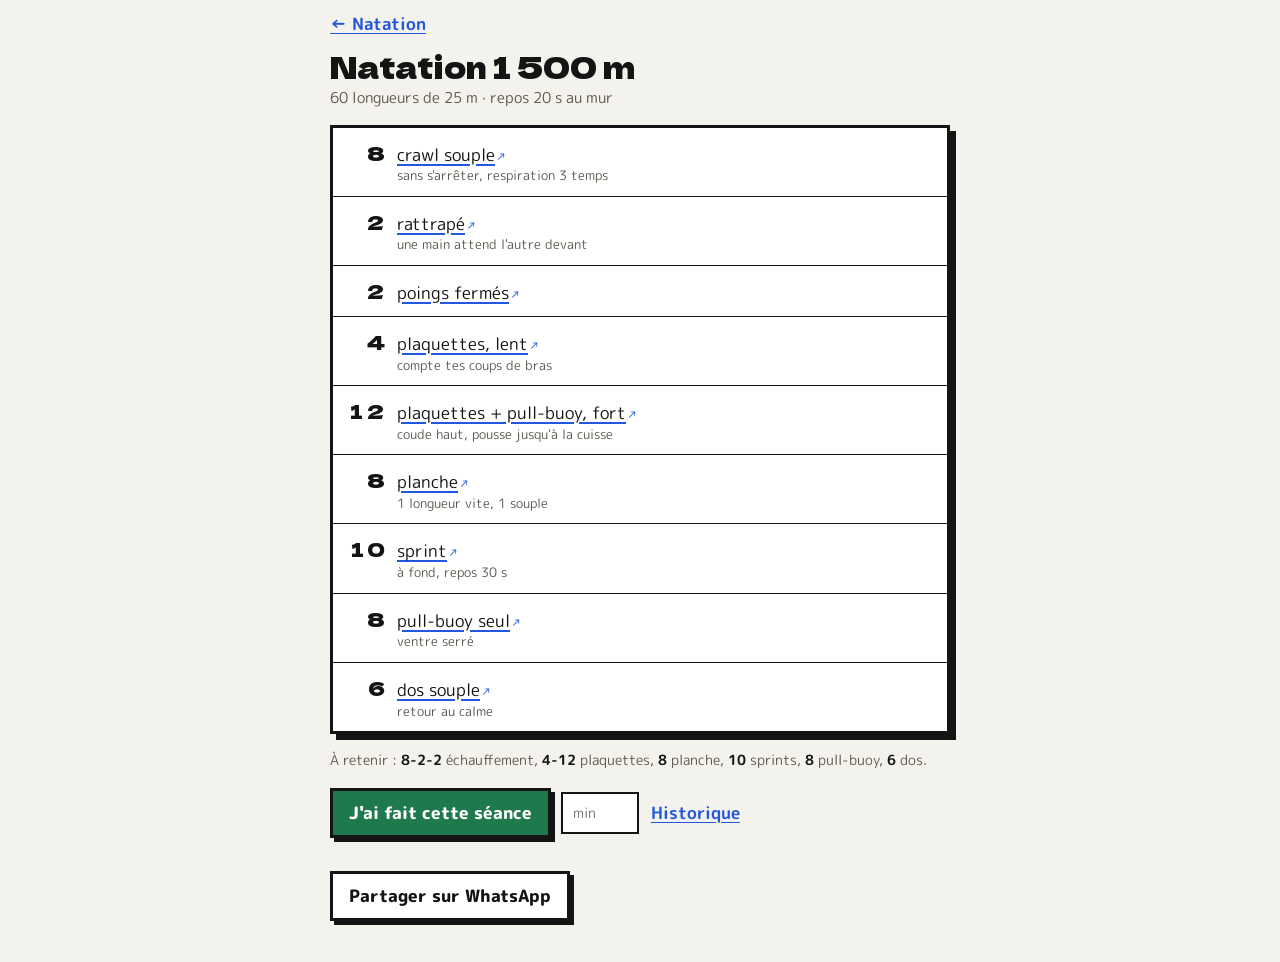
<file: seances/natation-mix.html>
<!doctype html><html lang="fr"><head><meta charset="utf-8">
<meta name="viewport" content="width=device-width,initial-scale=1,viewport-fit=cover">
<title>Natation 1 500 m – Freestyle Tricks</title>
<meta name="theme-color" content="#F4F2EC" media="(prefers-color-scheme: light)"><meta name="theme-color" content="#121110" media="(prefers-color-scheme: dark)">
<link rel="icon" type="image/png" href="../icon-192.png">
<link rel="stylesheet" href="https://fonts.googleapis.com/css2?family=Dela+Gothic+One&family=M+PLUS+Rounded+1c:wght@400;500;700;800&display=swap">
<link rel="stylesheet" href="../css/charte.css">
<style>
:root{color-scheme:light;--bg:#ECEFF5;--surface:#fff;--fg:#171E30;--muted:#5A6378;--line:#D5DAE6;--c2:#2C55D6;
 --display:"Bricolage Grotesque","Arial Black",system-ui,sans-serif;--body:"Atkinson Hyperlegible",system-ui,sans-serif}
@media (prefers-color-scheme:dark){:root:not([data-theme="light"]){--bg:#0E1220;--surface:#171D2E;--fg:#E7EBF4;--muted:#9AA3B9;--line:#2A3247;--c2:#7393F5;color-scheme:dark}}
:root[data-theme="dark"]{--bg:#0E1220;--surface:#171D2E;--fg:#E7EBF4;--muted:#9AA3B9;--line:#2A3247;--c2:#7393F5;color-scheme:dark}
*{box-sizing:border-box}
body{margin:0;background:var(--bg);color:var(--fg);font-family:var(--body);font-size:17px;line-height:1.4;
 padding:max(12px,env(safe-area-inset-top)) max(16px,env(safe-area-inset-right)) max(24px,env(safe-area-inset-bottom)) max(16px,env(safe-area-inset-left))}
main{max-width:620px;margin:0 auto}
a.back{display:inline-block;color:var(--c2);font-weight:700;text-decoration:underline;text-underline-offset:3px;margin-bottom:14px}
h1{font-family:var(--display);font-size:clamp(1.3rem,6vw,1.9rem);font-weight:800;margin:0;line-height:1.1}
.sub{margin:4px 0 16px;color:var(--muted);font-size:.95rem}
ol{list-style:none;margin:0;padding:0;background:var(--surface);border:1px solid var(--line);border-radius:14px;overflow:hidden}
li{display:flex;align-items:baseline;gap:12px;padding:11px 14px;border-top:1px solid var(--line)}
li:first-child{border-top:0}
li b{font-family:var(--display);font-size:1.25rem;min-width:1.9em;text-align:right;font-variant-numeric:tabular-nums}
li span{flex:1;min-width:0}
li small{display:block;color:var(--muted);font-size:.82rem}
.foot{margin:16px 0 0;color:var(--muted);font-size:.9rem}
.foot b{color:var(--fg)}

.wa{display:inline-flex;align-items:center;gap:8px;margin-top:16px;font:inherit;font-weight:700;color:#fff;background:#25D366;border:0;border-radius:999px;padding:11px 18px;cursor:pointer}
.wa:active{transform:translateY(1px)}

li span>a.yt{color:inherit;text-decoration:underline;text-decoration-color:var(--c2);text-decoration-thickness:2px;text-underline-offset:3px}
li span>a.yt::after{content:" \2197";font-size:.72em;color:var(--c2);text-decoration:none;display:inline-block}

.bar2{display:flex;flex-wrap:wrap;gap:10px;align-items:center;margin:18px 0 0}
.bar2 button{font:inherit;font-weight:700;border-radius:999px;padding:11px 18px;cursor:pointer;border:0}
#done{background:var(--c2);color:#fff}
#hist{background:none;color:var(--c2);text-decoration:underline;text-underline-offset:3px;padding:11px 2px}
.bar2 input{font:inherit;font-size:.9rem;width:5.4em;padding:9px 10px;border:1px solid var(--line);border-radius:10px;background:var(--surface);color:var(--fg)}
#msg{margin:10px 0 0;font-size:.9rem;font-weight:700}
#histBox{margin-top:12px;background:var(--surface);border:1px solid var(--line);border-radius:14px;padding:12px 14px;font-size:.9rem}
#histBox p{margin:3px 0;color:var(--muted)}
</style><link rel="stylesheet" href="../css/seances.css"></head><body>
<main>
<a class="back" href="natation.html">&larr; Natation</a>
<h1>Natation 1 500 m</h1>
<p class="sub">60 longueurs de 25 m · repos 20 s au mur</p>
<ol>
<li><b>8</b><span>crawl souple<small>sans s'arrêter, respiration 3 temps</small></span></li>
<li><b>2</b><span>rattrapé<small>une main attend l'autre devant</small></span></li>
<li><b>2</b><span>poings fermés</span></li>
<li><b>4</b><span>plaquettes, lent<small>compte tes coups de bras</small></span></li>
<li><b>12</b><span>plaquettes + pull-buoy, fort<small>coude haut, pousse jusqu'à la cuisse</small></span></li>
<li><b>8</b><span>planche<small>1 longueur vite, 1 souple</small></span></li>
<li><b>10</b><span>sprint<small>à fond, repos 30 s</small></span></li>
<li><b>8</b><span>pull-buoy seul<small>ventre serré</small></span></li>
<li><b>6</b><span>dos souple<small>retour au calme</small></span></li>
</ol>
<p class="foot">À retenir : <b>8-2-2</b> échauffement, <b>4-12</b> plaquettes, <b>8</b> planche, <b>10</b> sprints, <b>8</b> pull-buoy, <b>6</b> dos.</p>
<div class="bar2"><button id="done" type="button">J'ai fait cette séance</button><input id="dur" type="text" inputmode="numeric" placeholder="min" aria-label="durée en minutes"><button id="hist" type="button">Historique</button></div>
<p id="msg" hidden></p>
<div id="histBox" hidden></div>
<p><button class="wa" type="button">Partager sur WhatsApp</button></p>
</main>
<script>
(function(){var M={"crawl souple": "technique crawl respiration 3 temps", "rattrapé": "éducatif rattrapé crawl natation", "poings fermés": "éducatif poings fermés crawl natation", "plaquettes, lent": "plaquettes natation utilisation débutant", "plaquettes + pull-buoy, fort": "pull buoy plaquettes natation technique", "planche": "battements crawl planche technique", "sprint": "sprint crawl technique natation", "pull-buoy seul": "pull buoy natation gainage", "dos souple": "dos crawlé technique natation", "nage libre": "technique crawl respiration 3 temps", "nage complète, pull-buoy, pull + plaquettes, plaquettes": "plaquettes pull buoy natation utilisation", "nage complète, planche, pull-buoy, plaquettes": "plaquettes pull buoy natation utilisation", "pull + plaquettes": "pull buoy plaquettes natation technique", "pull": "pull buoy natation gainage", "nage complète": "technique crawl amplitude appuis"};
document.querySelectorAll('ol li span').forEach(function(sp){
 var n=sp.firstChild; if(!n||n.nodeType!==3)return;
 var t=n.textContent.trim(); var q=M[t]; if(!q)return;
 var a=document.createElement('a'); a.className='yt'; a.target='_blank'; a.rel='noopener';
 a.href='https://www.youtube.com/results?search_query='+encodeURIComponent(q);
 a.textContent=t; sp.replaceChild(a,n);
});})();
</script>

<script>
document.querySelector('.wa').addEventListener('click',function(){
 var t=document.querySelector('h1').textContent.trim();
 var sub=document.querySelector('.sub');
 var lines=[t+(sub?' — '+sub.textContent.trim():'')];
 document.querySelectorAll('ol li').forEach(function(li){
  var n=li.querySelector('b').textContent.trim();
  var s=li.querySelector('span').cloneNode(true);
  var sm=s.querySelector('small'); var d=sm?sm.textContent.trim():'';
  if(sm)sm.remove();
  lines.push(n+' '+s.textContent.trim()+(d?' ('+d+')':''));
 });
 lines.push(location.href.split('#')[0]);
 window.open('https://wa.me/?text='+encodeURIComponent(lines.join('\n')),'_blank','noopener');
});
</script>
<script>
(function(){
var SB='https://osqyczwawbbwjwaubtvc.supabase.co/rest/v1';
var K='sb_publishable_Z4ykq9R8uYhtrAks301TPA_ujR1K2VB';
var H={apikey:K,Authorization:'Bearer '+K,'Content-Type':'application/json'};try{H['x-code-groupe']=localStorage.getItem('ft_groupe')||''}catch(e){}
var SEANCE='natation-mix';
var me='';try{me=localStorage.getItem('ft_prenom')||''}catch(e){}
function msg(t,ok){var m=document.getElementById('msg');m.hidden=false;m.textContent=t;m.style.color=ok?'#1E9A78':'#D9474B'}
function api(p,o){o=o||{};o.headers=H;return fetch(SB+p,o).then(function(r){
 if(!r.ok)return r.text().then(function(t){throw new Error(t||r.status)});
 return r.status===204?null:r.json().catch(function(){return null})})}
function ask(){if(me)return true;var n=prompt('Ton prénom ?');if(!n)return false;
 me=n.trim();try{localStorage.setItem('ft_prenom',me)}catch(e){}return true}
document.getElementById('done').addEventListener('click',function(){
 if(!ask())return;
 var d=new Date(),dt=d.getFullYear()+'-'+String(d.getMonth()+1).padStart(2,'0')+'-'+String(d.getDate()).padStart(2,'0');
 var dur=document.getElementById('dur').value.trim();
 msg('Enregistrement…',true);
 api('/ft_journal',{method:'POST',body:JSON.stringify([{prenom:me,seance:SEANCE,date:dt,exercice:'séance faite',charge:null,reps:dur||null}])})
  .then(function(){msg('Séance validée. Bravo !',true)})
  .catch(function(){msg('Échec de l\'enregistrement. Réessaie.',false)});
});
document.getElementById('hist').addEventListener('click',function(){
 var box=document.getElementById('histBox');
 if(!box.hidden){box.hidden=true;return}
 if(!ask())return;
 box.hidden=false;box.textContent='Chargement…';
 api('/ft_journal?seance=eq.'+SEANCE+'&prenom=eq.'+encodeURIComponent(me)+'&order=date.desc&limit=100')
  .then(function(d){
   if(!d||!d.length){box.textContent='Aucune séance enregistrée pour le moment.';return}
   box.innerHTML='<p><b>'+d.length+' séance'+(d.length>1?'s':'')+'</b></p>'+d.map(function(r){
    return '<p>'+r.date.slice(8,10)+'/'+r.date.slice(5,7)+'/'+r.date.slice(0,4)+(r.reps?' — '+r.reps+' min':'')+'</p>'}).join('');
  }).catch(function(){box.textContent='Impossible de charger l\'historique.'});
});
})();
</script>
</body></html>
</file>
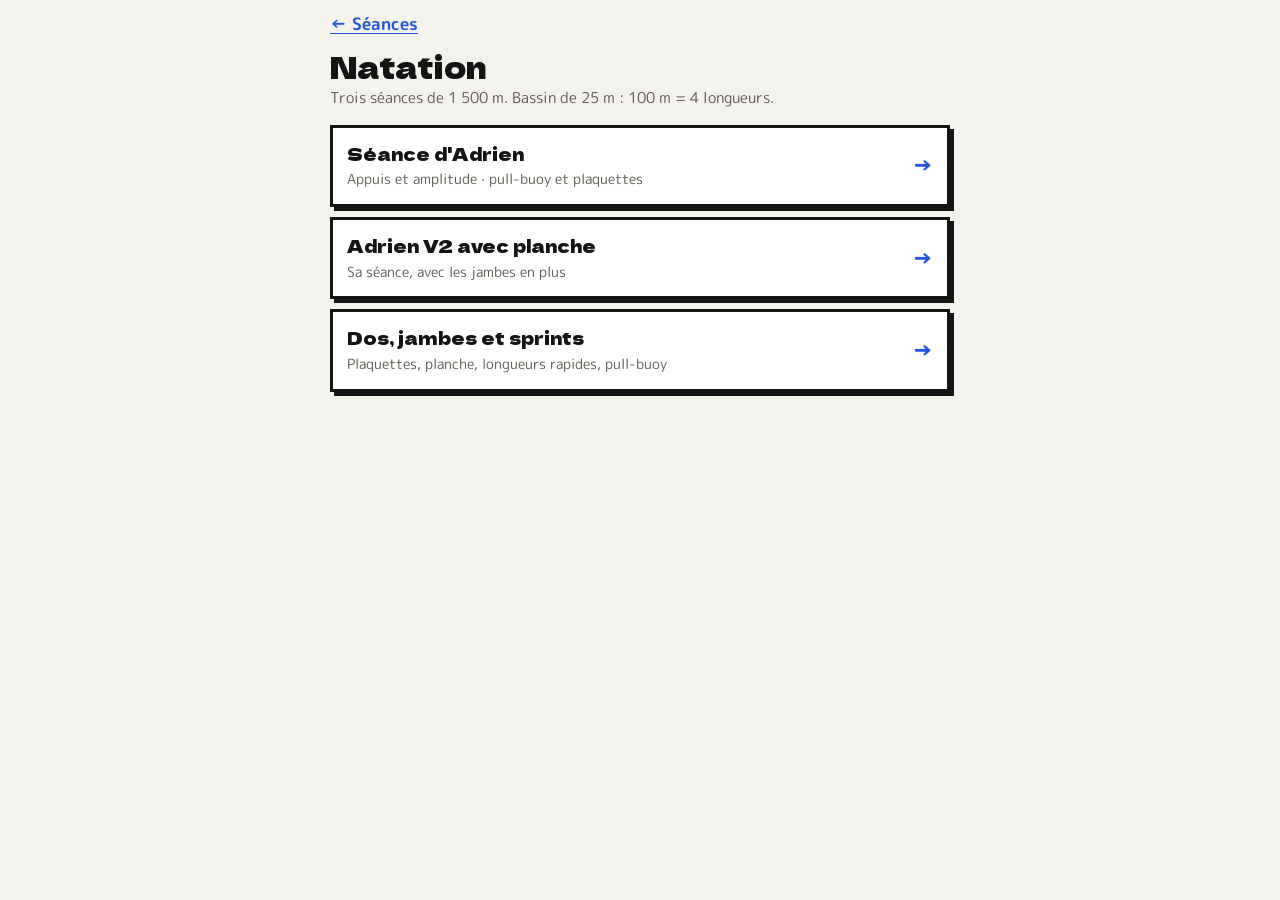
<file: seances/natation.html>
<!doctype html><html lang="fr"><head><meta charset="utf-8">
<meta name="viewport" content="width=device-width,initial-scale=1,viewport-fit=cover">
<title>Natation – Freestyle Tricks</title>
<meta name="theme-color" content="#F4F2EC" media="(prefers-color-scheme: light)"><meta name="theme-color" content="#121110" media="(prefers-color-scheme: dark)">
<link rel="icon" type="image/png" href="../icon-192.png">
<link rel="stylesheet" href="https://fonts.googleapis.com/css2?family=Dela+Gothic+One&family=M+PLUS+Rounded+1c:wght@400;500;700;800&display=swap">
<link rel="stylesheet" href="../css/charte.css">
<style>
:root{color-scheme:light;--bg:#ECEFF5;--surface:#fff;--fg:#171E30;--muted:#5A6378;--line:#D5DAE6;--c2:#2C55D6;
 --display:"Bricolage Grotesque","Arial Black",system-ui,sans-serif;--body:"Atkinson Hyperlegible",system-ui,sans-serif}
@media (prefers-color-scheme:dark){:root:not([data-theme="light"]){--bg:#0E1220;--surface:#171D2E;--fg:#E7EBF4;--muted:#9AA3B9;--line:#2A3247;--c2:#7393F5;color-scheme:dark}}
:root[data-theme="dark"]{--bg:#0E1220;--surface:#171D2E;--fg:#E7EBF4;--muted:#9AA3B9;--line:#2A3247;--c2:#7393F5;color-scheme:dark}
*{box-sizing:border-box}
body{margin:0;background:var(--bg);color:var(--fg);font-family:var(--body);font-size:17px;line-height:1.4;
 padding:max(12px,env(safe-area-inset-top)) max(16px,env(safe-area-inset-right)) max(24px,env(safe-area-inset-bottom)) max(16px,env(safe-area-inset-left))}
main{max-width:620px;margin:0 auto}
a.back{display:inline-block;color:var(--c2);font-weight:700;text-decoration:underline;text-underline-offset:3px;margin-bottom:14px}
h1{font-family:var(--display);font-size:clamp(1.3rem,6vw,1.9rem);font-weight:800;margin:0;line-height:1.1}
.sub{margin:4px 0 16px;color:var(--muted);font-size:.95rem}
.s{display:flex;align-items:center;gap:12px;margin-bottom:10px;padding:14px;background:var(--surface);border:1px solid var(--line);border-radius:14px;color:inherit;text-decoration:none}
.s span{flex:1;min-width:0}
.s b{display:block;font-family:var(--display);font-size:1.1rem}
.s small{color:var(--muted);font-size:.85rem}
.s i{font-style:normal;font-size:1.3rem;font-weight:800;color:var(--c2)}
</style><link rel="stylesheet" href="../css/seances.css"></head><body>
<main>
<a class="back" href="../#seances">&larr; Séances</a>
<h1>Natation</h1>
<p class="sub">Trois séances de 1 500 m. Bassin de 25 m : 100 m = 4 longueurs.</p>
<a class="s" href="natation-adrien.html"><span><b>Séance d'Adrien</b><small>Appuis et amplitude · pull-buoy et plaquettes</small></span><i>&rarr;</i></a>
<a class="s" href="natation-jambes.html"><span><b>Adrien V2 avec planche</b><small>Sa séance, avec les jambes en plus</small></span><i>&rarr;</i></a>
<a class="s" href="natation-mix.html"><span><b>Dos, jambes et sprints</b><small>Plaquettes, planche, longueurs rapides, pull-buoy</small></span><i>&rarr;</i></a>
</main>
</body></html>
</file>
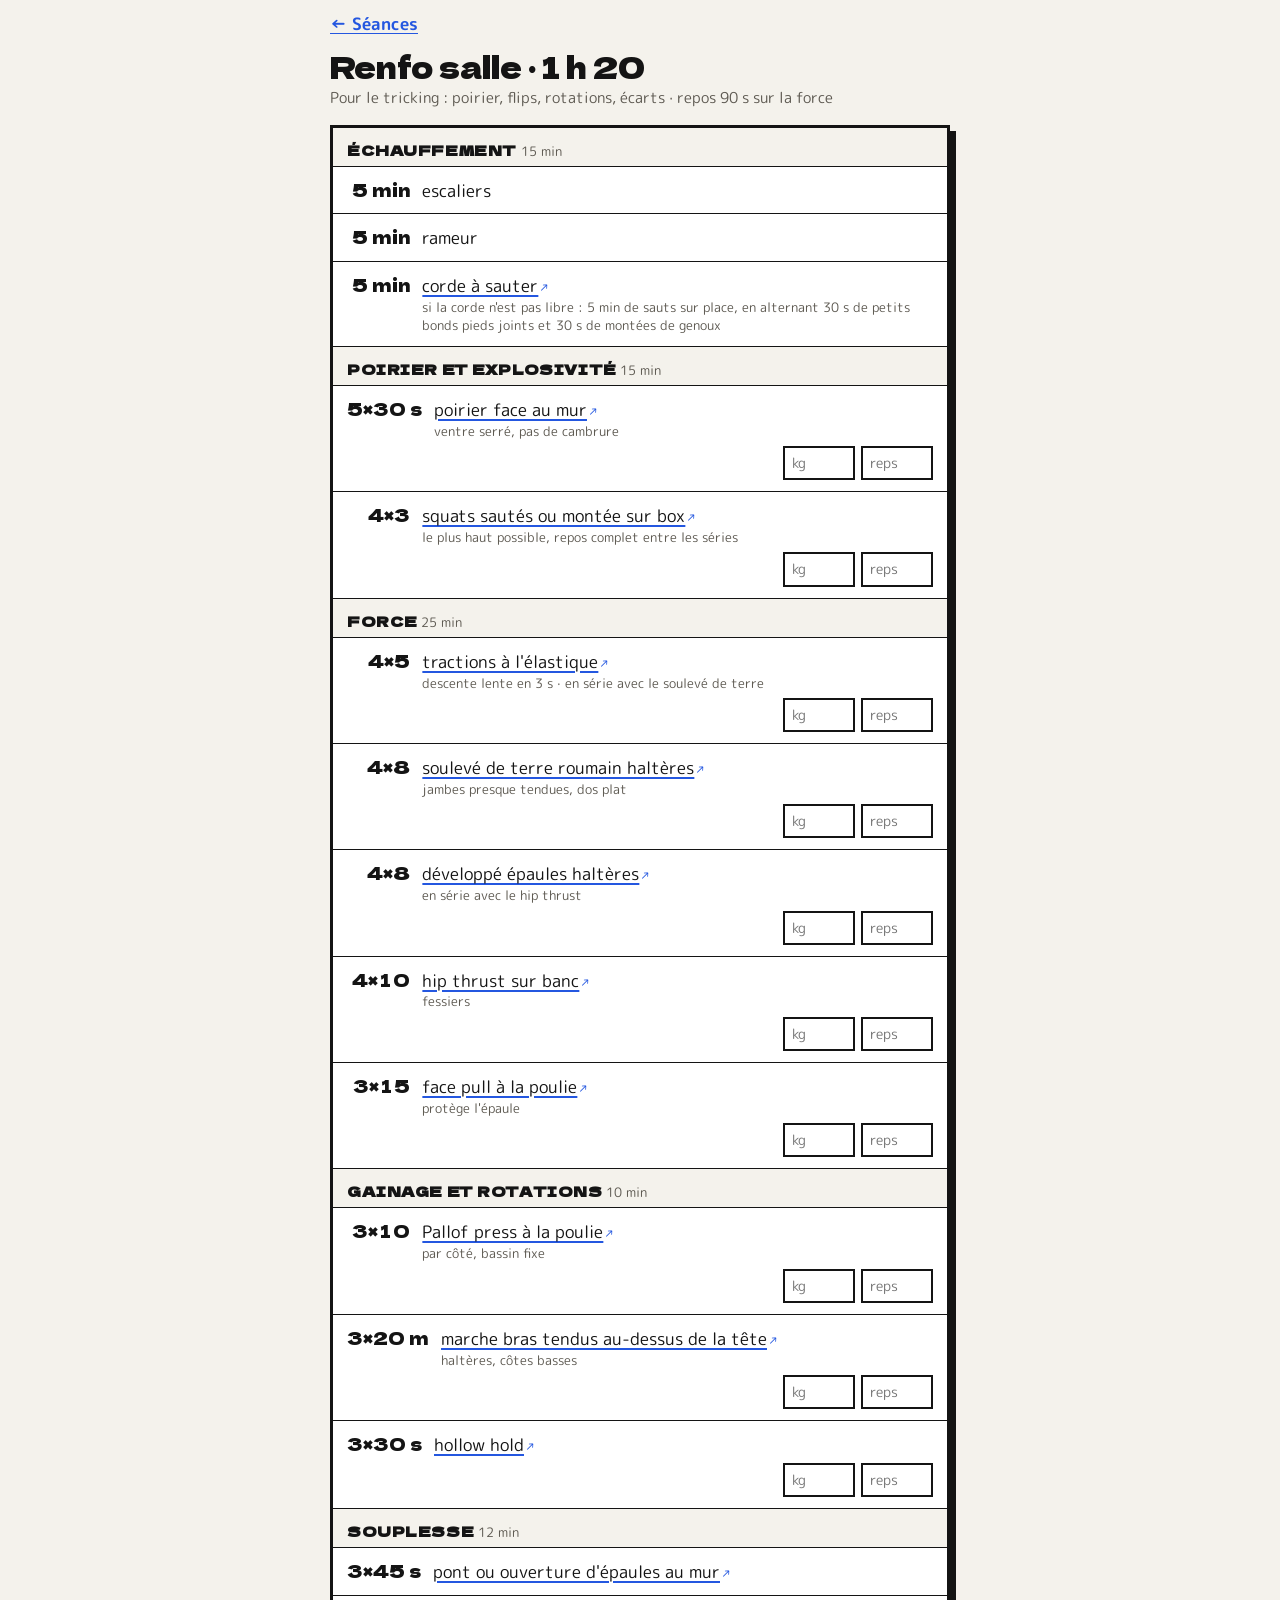
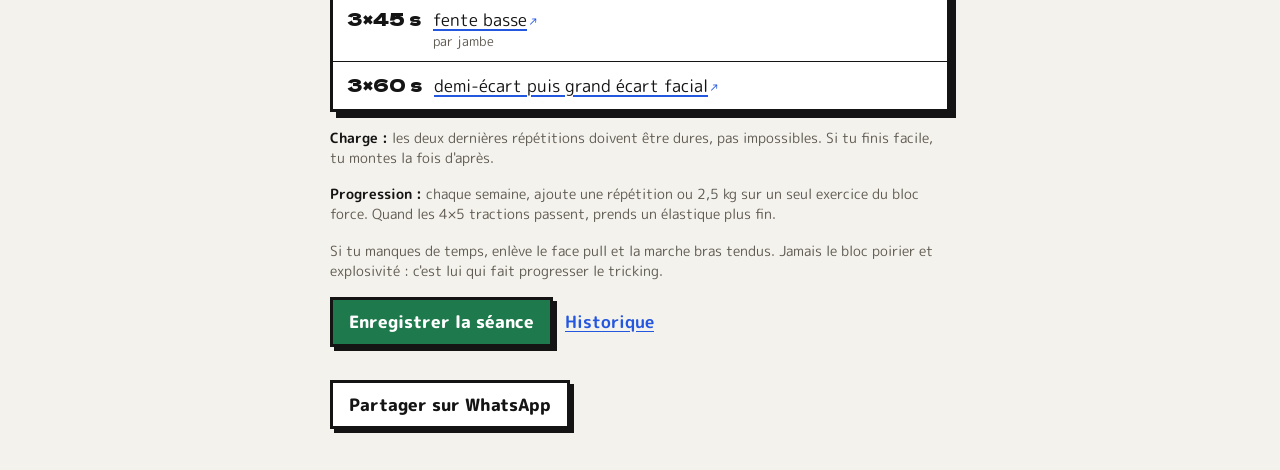
<file: seances/renfo.html>
<!doctype html><html lang="fr"><head><meta charset="utf-8">
<meta name="viewport" content="width=device-width,initial-scale=1,viewport-fit=cover">
<title>Renfo salle – Freestyle Tricks</title>
<meta name="theme-color" content="#F4F2EC" media="(prefers-color-scheme: light)"><meta name="theme-color" content="#121110" media="(prefers-color-scheme: dark)">
<link rel="icon" type="image/png" href="../icon-192.png">
<link rel="stylesheet" href="https://fonts.googleapis.com/css2?family=Dela+Gothic+One&family=M+PLUS+Rounded+1c:wght@400;500;700;800&display=swap">
<link rel="stylesheet" href="../css/charte.css">
<style>
:root{color-scheme:light;--bg:#ECEFF5;--surface:#fff;--fg:#171E30;--muted:#5A6378;--line:#D5DAE6;--c2:#2C55D6;
 --display:"Bricolage Grotesque","Arial Black",system-ui,sans-serif;--body:"Atkinson Hyperlegible",system-ui,sans-serif}
@media (prefers-color-scheme:dark){:root:not([data-theme="light"]){--bg:#0E1220;--surface:#171D2E;--fg:#E7EBF4;--muted:#9AA3B9;--line:#2A3247;--c2:#7393F5;color-scheme:dark}}
:root[data-theme="dark"]{--bg:#0E1220;--surface:#171D2E;--fg:#E7EBF4;--muted:#9AA3B9;--line:#2A3247;--c2:#7393F5;color-scheme:dark}
*{box-sizing:border-box}
body{margin:0;background:var(--bg);color:var(--fg);font-family:var(--body);font-size:17px;line-height:1.4;
 padding:max(12px,env(safe-area-inset-top)) max(16px,env(safe-area-inset-right)) max(24px,env(safe-area-inset-bottom)) max(16px,env(safe-area-inset-left))}
main{max-width:620px;margin:0 auto}
a.back{display:inline-block;color:var(--c2);font-weight:700;text-decoration:underline;text-underline-offset:3px;margin-bottom:14px}
h1{font-family:var(--display);font-size:clamp(1.3rem,6vw,1.9rem);font-weight:800;margin:0;line-height:1.1}
.sub{margin:4px 0 16px;color:var(--muted);font-size:.95rem}
ol{list-style:none;margin:0;padding:0;background:var(--surface);border:1px solid var(--line);border-radius:14px;overflow:hidden}
li{display:flex;align-items:baseline;gap:12px;padding:11px 14px;border-top:1px solid var(--line)}
li:first-child{border-top:0}
li b{font-family:var(--display);font-size:1.1rem;min-width:3.6em;text-align:right;font-variant-numeric:tabular-nums}
li span{flex:1;min-width:0}
li small{display:block;color:var(--muted);font-size:.82rem}
li.h{display:block;padding:12px 14px 6px;background:var(--bg);font-family:var(--display);font-weight:800;font-size:.9rem;letter-spacing:.04em;text-transform:uppercase}
li.h em{font-style:normal;font-family:var(--body);font-weight:400;text-transform:none;letter-spacing:0;color:var(--muted);font-size:.9em}
.foot{margin:16px 0 0;color:var(--muted);font-size:.9rem}
.foot b{color:var(--fg)}
.wa{display:inline-flex;align-items:center;gap:8px;margin-top:16px;font:inherit;font-weight:700;color:#fff;background:#25D366;border:0;border-radius:999px;padding:11px 18px;cursor:pointer}
.wa:active{transform:translateY(1px)}

.log{display:flex;flex-wrap:wrap;align-items:center;gap:6px;margin-top:6px}
.log input{font:inherit;font-size:.9rem;width:5em;padding:5px 7px;border:1px solid var(--line);border-radius:8px;background:var(--bg);color:var(--fg)}
.log .u{color:var(--muted);font-size:.8rem}
.prev{color:var(--muted);font-size:.78rem;width:100%}
.bar2{display:flex;flex-wrap:wrap;gap:10px;align-items:center;margin:16px 0 0}
.bar2 button{font:inherit;font-weight:700;border-radius:999px;padding:11px 18px;cursor:pointer;border:0}
#save{background:var(--c2);color:#fff}
#hist{background:none;color:var(--c2);text-decoration:underline;text-underline-offset:3px;padding:11px 2px}
#histBox{margin-top:12px;background:var(--surface);border:1px solid var(--line);border-radius:14px;padding:12px 14px;font-size:.9rem}
#histBox h3{font-family:var(--display);font-size:.95rem;margin:10px 0 4px}
#histBox h3:first-child{margin-top:0}
#histBox p{margin:2px 0;color:var(--muted)}
#msg{margin:10px 0 0;font-size:.9rem;font-weight:700}

li span>a.yt{color:inherit;text-decoration:underline;text-decoration-color:var(--c2);text-decoration-thickness:2px;text-underline-offset:3px}
li span>a.yt::after{content:" \2197";font-size:.72em;color:var(--c2);text-decoration:none;display:inline-block}
</style><link rel="stylesheet" href="../css/seances.css"></head><body>
<main>
<a class="back" href="../#seances">&larr; Séances</a>
<h1>Renfo salle · 1 h 20</h1>
<p class="sub">Pour le tricking : poirier, flips, rotations, écarts · repos 90 s sur la force</p>
<ol>
<li class="h">Échauffement <em>15 min</em></li>
<li><b>5 min</b><span>escaliers</span></li>
<li><b>5 min</b><span>rameur</span></li>
<li><b>5 min</b><span>corde à sauter<small>si la corde n'est pas libre : 5 min de sauts sur place, en alternant 30 s de petits bonds pieds joints et 30 s de montées de genoux</small></span></li>

<li class="h">Poirier et explosivité <em>15 min</em></li>
<li><b>5×30 s</b><span data-ex="poirier face au mur">poirier face au mur<small>ventre serré, pas de cambrure</small></span></li>
<li><b>4×3</b><span data-ex="squats sautés ou montée sur box">squats sautés ou montée sur box<small>le plus haut possible, repos complet entre les séries</small></span></li>

<li class="h">Force <em>25 min</em></li>
<li><b>4×5</b><span data-ex="tractions à l'élastique">tractions à l'élastique<small>descente lente en 3 s · en série avec le soulevé de terre</small></span></li>
<li><b>4×8</b><span data-ex="soulevé de terre roumain haltères">soulevé de terre roumain haltères<small>jambes presque tendues, dos plat</small></span></li>
<li><b>4×8</b><span data-ex="développé épaules haltères">développé épaules haltères<small>en série avec le hip thrust</small></span></li>
<li><b>4×10</b><span data-ex="hip thrust sur banc">hip thrust sur banc<small>fessiers</small></span></li>
<li><b>3×15</b><span data-ex="face pull à la poulie">face pull à la poulie<small>protège l'épaule</small></span></li>

<li class="h">Gainage et rotations <em>10 min</em></li>
<li><b>3×10</b><span data-ex="Pallof press à la poulie">Pallof press à la poulie<small>par côté, bassin fixe</small></span></li>
<li><b>3×20 m</b><span data-ex="marche bras tendus au-dessus de la tête">marche bras tendus au-dessus de la tête<small>haltères, côtes basses</small></span></li>
<li><b>3×30 s</b><span data-ex="hollow hold">hollow hold</span></li>

<li class="h">Souplesse <em>12 min</em></li>
<li><b>3×45 s</b><span>pont ou ouverture d'épaules au mur</span></li>
<li><b>3×45 s</b><span>fente basse<small>par jambe</small></span></li>
<li><b>3×60 s</b><span>demi-écart puis grand écart facial</span></li>
</ol>
<p class="foot"><b>Charge :</b> les deux dernières répétitions doivent être dures, pas impossibles. Si tu finis facile, tu montes la fois d'après.</p>
<p class="foot"><b>Progression :</b> chaque semaine, ajoute une répétition ou 2,5 kg sur un seul exercice du bloc force. Quand les 4×5 tractions passent, prends un élastique plus fin.</p><p class="foot">Si tu manques de temps, enlève le face pull et la marche bras tendus. Jamais le bloc poirier et explosivité : c'est lui qui fait progresser le tricking.</p>
<div class="bar2"><button id="save" type="button">Enregistrer la séance</button><button id="hist" type="button">Historique</button></div>
<p id="msg" hidden></p>
<div id="histBox" hidden></div>
<p><button class="wa" type="button">Partager sur WhatsApp</button></p>
</main>
<script>
(function(){var M={"corde à sauter": "corde à sauter technique débutant", "poirier face au mur": "poirier face au mur apprendre progression", "squats sautés ou montée sur box": "squat sauté technique", "tractions à l'élastique": "traction élastique débutant technique", "soulevé de terre roumain haltères": "soulevé de terre roumain haltères technique", "développé épaules haltères": "développé épaules haltères technique", "hip thrust sur banc": "hip thrust technique débutant", "face pull à la poulie": "face pull poulie technique", "Pallof press à la poulie": "pallof press technique gainage", "marche bras tendus au-dessus de la tête": "overhead carry marche bras tendus haltères", "hollow hold": "hollow hold gainage technique", "pont ou ouverture d'épaules au mur": "pont gymnastique souplesse dos débutant", "fente basse": "fente basse étirement psoas", "demi-écart puis grand écart facial": "grand écart facial progression"};
document.querySelectorAll('ol li span').forEach(function(sp){
 var n=sp.firstChild; if(!n||n.nodeType!==3)return;
 var t=n.textContent.trim(); var q=M[t]; if(!q)return;
 var a=document.createElement('a'); a.className='yt'; a.target='_blank'; a.rel='noopener';
 a.href='https://www.youtube.com/results?search_query='+encodeURIComponent(q);
 a.textContent=t; sp.replaceChild(a,n);
});})();
</script>

<script>
document.querySelector('.wa').addEventListener('click',function(){
 var sub=document.querySelector('.sub');
 var lines=[document.querySelector('h1').textContent.trim()+(sub?' — '+sub.textContent.trim():'')];
 document.querySelectorAll('ol li').forEach(function(li){
  if(li.classList.contains('h')){lines.push('');lines.push(li.textContent.trim().toUpperCase());return}
  var n=li.querySelector('b').textContent.trim();
  var s=li.querySelector('span').cloneNode(true);
  var sm=s.querySelector('small'); var d=sm?sm.textContent.trim():'';
  if(sm)sm.remove();
  lines.push(n+' '+s.textContent.trim()+(d?' ('+d+')':''));
 });
 lines.push('');lines.push(location.href.split('#')[0]);
 window.open('https://wa.me/?text='+encodeURIComponent(lines.join('\n')),'_blank','noopener');
});
</script>
<script>
(function(){
var SB='https://osqyczwawbbwjwaubtvc.supabase.co/rest/v1';
var K='sb_publishable_Z4ykq9R8uYhtrAks301TPA_ujR1K2VB';
var H={apikey:K,Authorization:'Bearer '+K,'Content-Type':'application/json'};try{H['x-code-groupe']=localStorage.getItem('ft_groupe')||''}catch(e){}
var SEANCE='renfo';
var me='';try{me=localStorage.getItem('ft_prenom')||''}catch(e){}
function msg(t,ok){var m=document.getElementById('msg');m.hidden=false;m.textContent=t;m.style.color=ok?'#1E9A78':'#D9474B'}
var rows=[].slice.call(document.querySelectorAll('span[data-ex]'));
rows.forEach(function(sp){
 var d=document.createElement('div');d.className='log';
 d.innerHTML='<span class="prev"></span>'+
  '<input type="text" inputmode="decimal" placeholder="kg" aria-label="charge">'+
  '<input type="text" inputmode="numeric" placeholder="reps" aria-label="répétitions">';
 sp.appendChild(d);
});
function val(sp,i){return sp.querySelectorAll('.log input')[i].value.trim()}
function api(p,o){o=o||{};o.headers=H;return fetch(SB+p,o).then(function(r){
 if(!r.ok)return r.text().then(function(t){throw new Error(t||r.status)});
 return r.status===204?null:r.json().catch(function(){return null})})}
function loadPrev(){
 if(!me)return;
 api('/ft_journal?seance=eq.'+SEANCE+'&prenom=eq.'+encodeURIComponent(me)+'&order=date.desc,id.desc&limit=200')
 .then(function(d){
  if(!d)return; var seen={};
  d.forEach(function(r){if(!seen[r.exercice])seen[r.exercice]=r});
  rows.forEach(function(sp){
   var r=seen[sp.dataset.ex];if(!r)return;
   var p=[];if(r.charge)p.push(r.charge+' kg');if(r.reps)p.push(r.reps+' reps');
   sp.querySelector('.prev').textContent='dernière fois ('+r.date.slice(8,10)+'/'+r.date.slice(5,7)+') : '+p.join(' × ');
  });
 }).catch(function(){});
}
function ask(){
 if(me)return true;
 var n=prompt('Ton prénom ?');if(!n)return false;
 me=n.trim();try{localStorage.setItem('ft_prenom',me)}catch(e){}
 return true;
}
document.getElementById('save').addEventListener('click',function(){
 if(!ask())return;
 var d=new Date(),dt=d.getFullYear()+'-'+String(d.getMonth()+1).padStart(2,'0')+'-'+String(d.getDate()).padStart(2,'0');
 var payload=[];
 rows.forEach(function(sp){
  var c=val(sp,0),r=val(sp,1);
  if(c||r)payload.push({prenom:me,seance:SEANCE,date:dt,exercice:sp.dataset.ex,charge:c||null,reps:r||null});
 });
 if(!payload.length){msg('Remplis au moins une ligne.',false);return}
 msg('Enregistrement…',true);
 api('/ft_journal',{method:'POST',body:JSON.stringify(payload)})
 .then(function(){msg(payload.length+' exercices enregistrés.',true);loadPrev()})
 .catch(function(){msg('Échec de l\'enregistrement. Réessaie.',false)});
});
document.getElementById('hist').addEventListener('click',function(){
 var box=document.getElementById('histBox');
 if(!box.hidden){box.hidden=true;return}
 if(!ask())return;
 box.hidden=false;box.textContent='Chargement…';
 api('/ft_journal?seance=eq.'+SEANCE+'&prenom=eq.'+encodeURIComponent(me)+'&order=date.desc,id.asc&limit=300')
 .then(function(d){
  if(!d||!d.length){box.textContent='Aucune séance enregistrée pour le moment.';return}
  var by={},order=[];
  d.forEach(function(r){if(!by[r.date]){by[r.date]=[];order.push(r.date)}by[r.date].push(r)});
  box.innerHTML=order.map(function(dt){
   return '<h3>'+dt.slice(8,10)+'/'+dt.slice(5,7)+'/'+dt.slice(0,4)+'</h3>'+by[dt].map(function(r){
    var p=[];if(r.charge)p.push(r.charge+' kg');if(r.reps)p.push(r.reps+' reps');
    return '<p>'+r.exercice+' — '+p.join(' × ')+'</p>'}).join('')}).join('');
 }).catch(function(){box.textContent='Impossible de charger l\'historique.'});
});
loadPrev();
})();
</script>
</body></html>
</file>
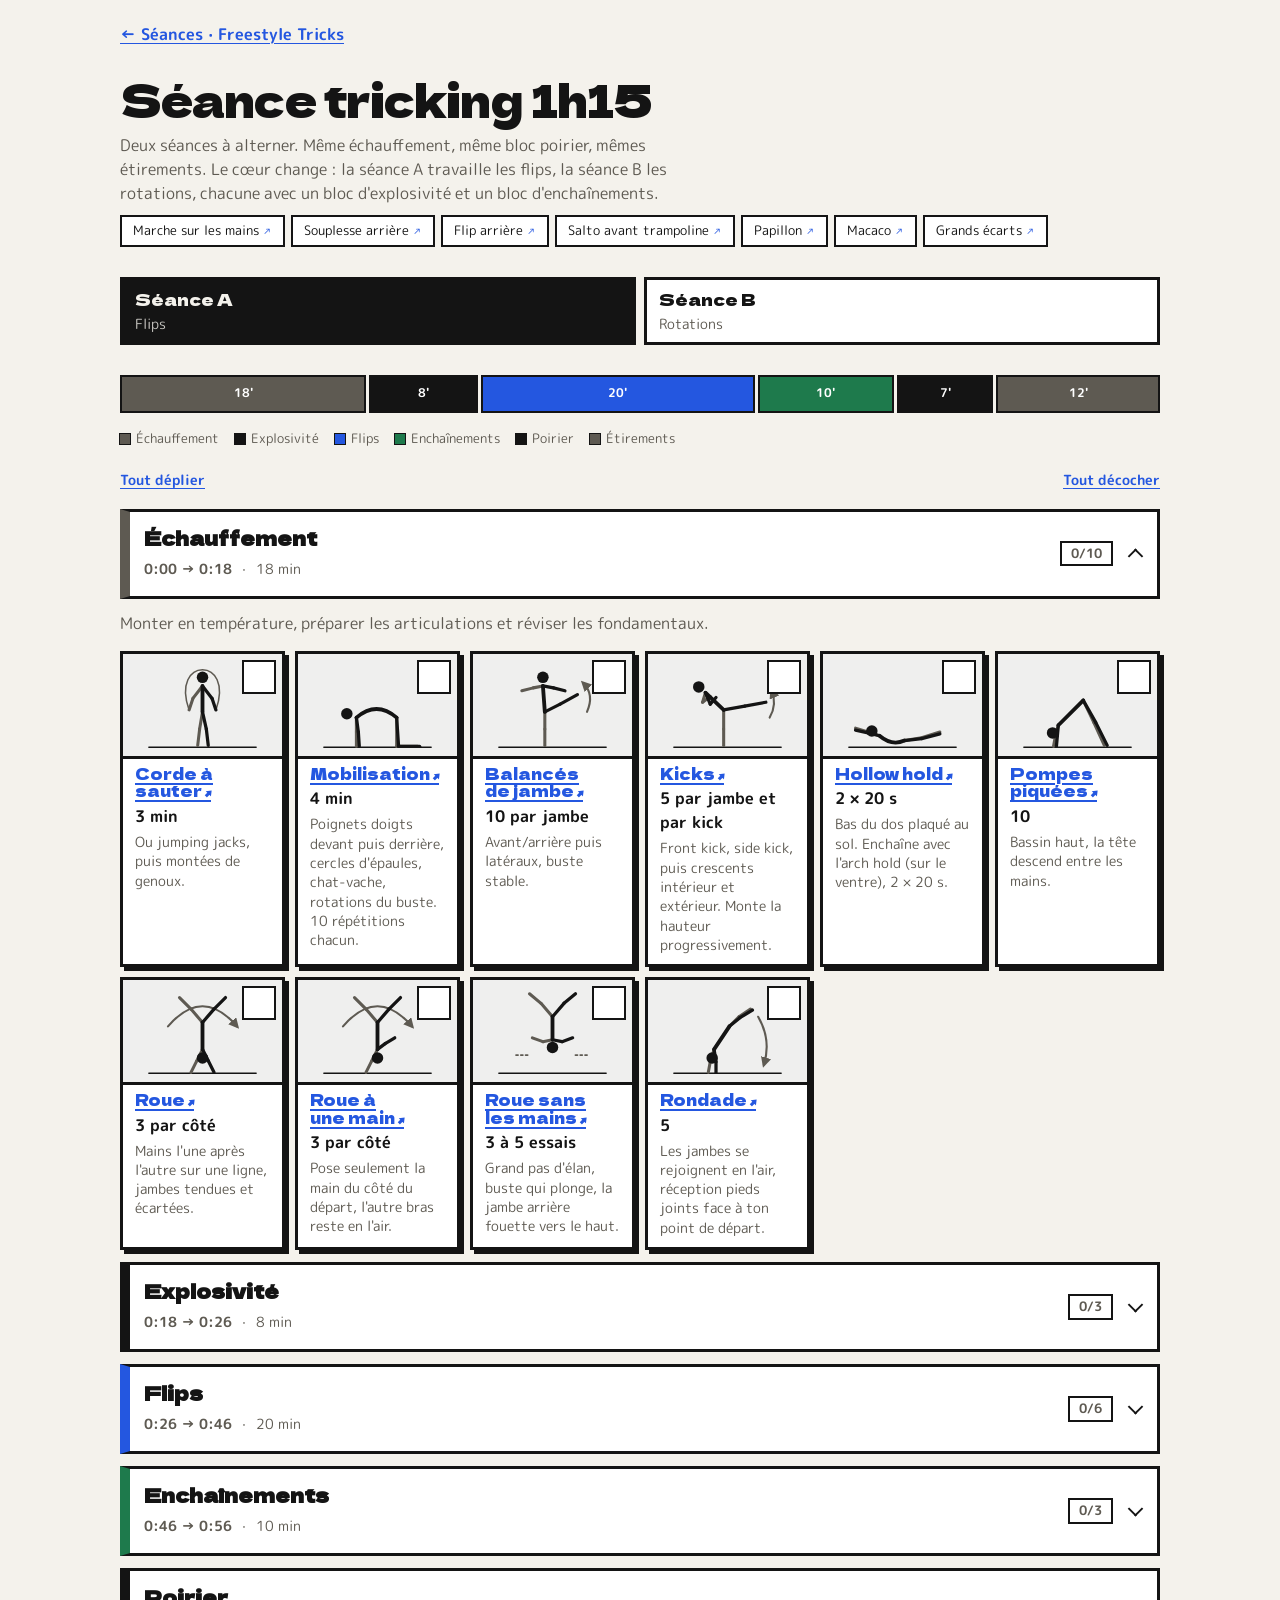
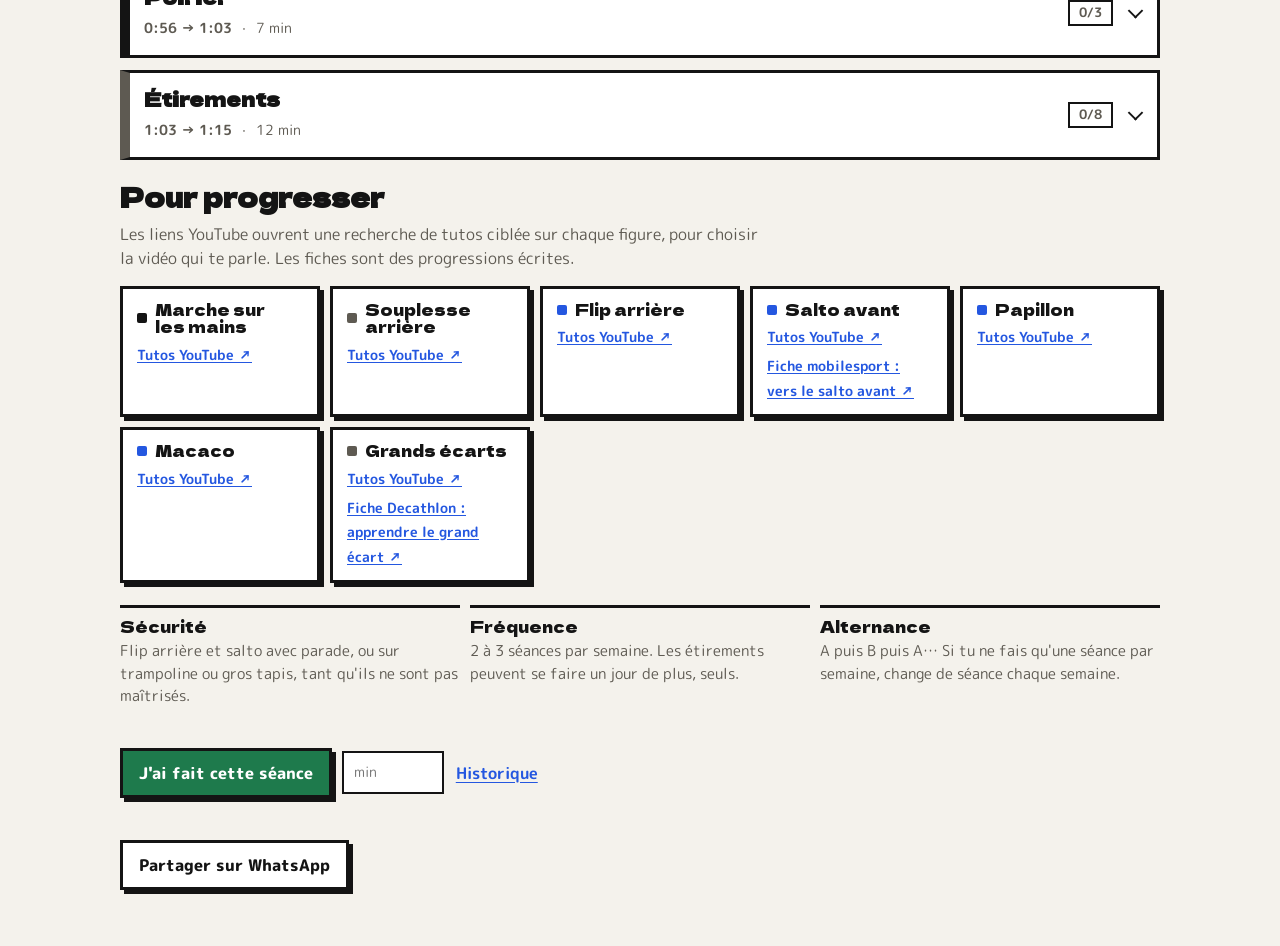
<file: seances/tricking.html>
<!doctype html><html><head><meta charset=utf8><meta name=viewport content="width=device-width,initial-scale=1,viewport-fit=cover"><title>Séances de tricking – Freestyle Tricks</title><meta name="theme-color" content="#F4F2EC" media="(prefers-color-scheme: light)"><meta name="theme-color" content="#121110" media="(prefers-color-scheme: dark)"><link rel="icon" type="image/png" href="../icon-192.png"><style>:root{color-scheme:light;box-sizing:border-box;padding-top:env(safe-area-inset-top,0px);padding-bottom:env(safe-area-inset-bottom,0px)}html{scroll-padding-top:env(safe-area-inset-top,0px)}body{margin:0;padding:0;font:14px -apple-system,BlinkMacSystemFont,sans-serif;background:#fff;color:#000}img{max-width:100%}[hidden]:not([hidden=until-found i]){display:none!important}.wa{display:inline-flex;align-items:center;gap:8px;margin:4px 0 0;font:inherit;font-weight:700;color:#fff;background:#25D366;border:0;border-radius:999px;padding:11px 18px;cursor:pointer}

.bar2{display:flex;flex-wrap:wrap;gap:10px;align-items:center;margin:18px 0 0}
.bar2 button{font:inherit;font-weight:700;border-radius:999px;padding:11px 18px;cursor:pointer;border:0}
#done{background:var(--c2);color:#fff}
#hist{background:none;color:var(--c2);text-decoration:underline;text-underline-offset:3px;padding:11px 2px}
.bar2 input{font:inherit;font-size:.9rem;width:5.4em;padding:9px 10px;border:1px solid var(--line);border-radius:10px;background:var(--surface);color:var(--fg)}
#msg{margin:10px 0 0;font-size:.9rem;font-weight:700}
#histBox{margin-top:12px;background:var(--surface);border:1px solid var(--line);border-radius:14px;padding:12px 14px;font-size:.9rem}
#histBox p{margin:3px 0;color:var(--muted)}
</style></head><body>
<link rel="stylesheet" href="https://fonts.googleapis.com/css2?family=Dela+Gothic+One&family=M+PLUS+Rounded+1c:wght@400;500;700;800&display=swap">
<link rel="stylesheet" href="../css/charte.css">
<style>
/* Layout : bande chronologique 75 min en tête, puis un bloc par phase avec grille de fiches illustrées */
:root{
  --bg:#ECEFF5; --surface:#FFFFFF; --fg:#171E30; --muted:#5A6378; --line:#D5DAE6; --limb:#8E97AD;
  --c1:#E4A11B; --c2:#2C55D6; --c3:#D9474B; --c4:#1E9A78; --c5:#7B5BD0; --c6:#0B8BA6; --c7:#C23E8E;
  --display:"Bricolage Grotesque", "Arial Black", system-ui, sans-serif;
  --body:"Atkinson Hyperlegible", system-ui, -apple-system, sans-serif;
}
@media (prefers-color-scheme: dark){:root:not([data-theme="light"]){
  --bg:#0E1220; --surface:#171D2E; --fg:#E7EBF4; --muted:#9AA3B9; --line:#2A3247; --limb:#6A7491;
  --c1:#F2B840; --c2:#7393F5; --c3:#F07477; --c4:#4CC7A2; --c5:#A68BF0; --c6:#3FC3DD; --c7:#EE77BE; color-scheme:dark}}
:root[data-theme="dark"]{
  --bg:#0E1220; --surface:#171D2E; --fg:#E7EBF4; --muted:#9AA3B9; --line:#2A3247; --limb:#6A7491;
  --c1:#F2B840; --c2:#7393F5; --c3:#F07477; --c4:#4CC7A2; --c5:#A68BF0; --c6:#3FC3DD; --c7:#EE77BE; color-scheme:dark}
body{background:var(--bg);color:var(--fg);font-family:var(--body);font-size:16px;line-height:1.5}
.wrap{max-width:1040px;margin:0 auto;padding-block:28px 48px;padding-left:max(16px,env(safe-area-inset-left,0px));padding-right:max(16px,env(safe-area-inset-right,0px));display:flex;flex-direction:column;gap:40px}
h1,h2,h3{font-family:var(--display);text-wrap:balance;margin:0;line-height:1.1}
h1{font-size:clamp(2.2rem,7vw,3.6rem);font-weight:800;letter-spacing:-.02em}
.top{display:flex;flex-direction:column;gap:10px}
.lede{margin:0;color:var(--muted);max-width:60ch}
.goals{display:flex;flex-wrap:wrap;gap:6px;margin:0;padding:0;list-style:none}
.goals li{font-size:.82rem;padding:3px 10px;border:1px solid var(--line);border-radius:999px;background:var(--surface)}
.bar{display:flex;height:34px;border-radius:6px;overflow:hidden;gap:2px}
.seg{display:flex;align-items:center;justify-content:center;font-size:.75rem;font-weight:700;color:#fff;min-width:0}
.seg span{white-space:nowrap;overflow:hidden}
.c1{background:var(--c1)}.c2{background:var(--c2)}.c3{background:var(--c3)}.c4{background:var(--c4)}.c5{background:var(--c5)}
.legend{display:flex;flex-wrap:wrap;gap:4px 16px;list-style:none;margin:0;padding:0;font-size:.82rem;color:var(--muted)}
.legend i{display:inline-block;width:10px;height:10px;border-radius:2px;margin-right:6px;vertical-align:-1px}
section{display:flex;flex-direction:column;gap:10px}
.sh{display:flex;align-items:baseline;flex-wrap:wrap;gap:6px 12px}
.sh h2{font-size:1.7rem;font-weight:800}
.tc{font-size:.78rem;font-weight:700;color:#fff;padding:2px 8px;border-radius:4px;font-variant-numeric:tabular-nums;letter-spacing:.03em}
.dur{color:var(--muted);font-size:.9rem}
.intro{margin:0 0 6px;color:var(--muted);max-width:65ch}
.grid{display:grid;grid-template-columns:repeat(auto-fill,minmax(min(160px,100%),1fr));gap:10px}
.card{background:var(--surface);border:1px solid var(--line);border-radius:10px;overflow:hidden;display:flex;flex-direction:column}
.fig{position:relative;padding:10px 12px 4px;background:var(--surface)}
.fig::before{content:"";position:absolute;inset:0;opacity:.1;background:inherit}
.fig.c1{--k:var(--c1)}.fig.c2{--k:var(--c2)}.fig.c3{--k:var(--c3)}.fig.c4{--k:var(--c4)}.fig.c5{--k:var(--c5)}
.fig{background:color-mix(in srgb,var(--k) 10%,var(--surface))}
.fig::before{display:none}
.fig svg{display:block;width:100%;max-width:100%;height:auto;stroke-linecap:round;stroke-linejoin:round;fill:none}
.fig .f,.fig .t{stroke:var(--fg);stroke-width:3.4}
.fig .t{stroke-width:4}
.fig .b{stroke:var(--limb);stroke-width:3.2}
.fig .h{fill:var(--fg)}
.fig .g{stroke:var(--muted);stroke-width:1.4}
.fig .w{fill:var(--line);stroke:var(--muted);stroke-width:1}
.fig .m{fill:color-mix(in srgb,var(--k) 25%,var(--surface));stroke:var(--muted);stroke-width:1}
.fig .tb{stroke:var(--muted);stroke-width:2.4}
.fig .r{stroke:var(--k);stroke-width:1.6}
.fig .mo{stroke:var(--k);stroke-width:2;stroke-dasharray:2 3}
.fig .a{stroke:var(--k);stroke-width:2.2}
.fig .d{stroke:var(--k);stroke-width:1.8;stroke-dasharray:4 4}
.txt{padding:8px 12px 12px;display:flex;flex-direction:column;gap:4px;min-width:0}
.txt h3{font-size:1rem;font-weight:700}
.dose{margin:0;font-weight:700;font-variant-numeric:tabular-nums}
.cue{margin:0;color:var(--muted);font-size:.86rem;line-height:1.4}
.notes{display:grid;grid-template-columns:repeat(auto-fit,minmax(240px,1fr));gap:10px}
.note{border-top:3px solid var(--fg);padding-top:10px}
.note h3{font-size:1rem;margin-bottom:4px}
.note p{margin:0;color:var(--muted);font-size:.94rem}
.links{display:grid;grid-template-columns:repeat(auto-fill,minmax(min(200px,100%),1fr));gap:10px}
.goal{background:var(--surface);border:1px solid var(--line);border-radius:10px;padding:12px 14px}
.goal h3{font-size:1rem;display:flex;align-items:center;gap:8px;margin-bottom:6px}
.goal h3 i{width:10px;height:10px;border-radius:2px;flex:none}
.goal ul{list-style:none;margin:0;padding:0;display:flex;flex-direction:column;gap:4px}
.goal a{color:var(--c2);font-weight:700;font-size:.9rem;text-decoration:underline;text-underline-offset:2px}
.goal a:focus-visible{outline:2px solid var(--c2);outline-offset:2px}
.tabs{display:grid;grid-template-columns:1fr 1fr;gap:8px;position:sticky;top:env(safe-area-inset-top,0px);z-index:5;background:var(--bg);padding-block:8px}
.tabs button{font:inherit;color:var(--fg);background:var(--surface);border:2px solid var(--line);border-radius:10px;padding:10px 12px;text-align:left;cursor:pointer;display:flex;flex-direction:column;gap:2px}
.tabs button b{font-family:var(--display);font-size:1.15rem}
.tabs button span{color:var(--muted);font-size:.86rem}
.tabs button[aria-selected="true"]{border-color:var(--fg);background:var(--fg);color:var(--bg)}
.tabs button[aria-selected="true"] span{color:var(--bg);opacity:.8}
.tabs button:focus-visible{outline:3px solid var(--c2);outline-offset:2px}
.sess{display:flex;flex-direction:column;gap:40px}
.c6{background:var(--c6)}.c7{background:var(--c7)}
.fig.c6{--k:var(--c6)}.fig.c7{--k:var(--c7)}
.fig.c6,.fig.c7{background:color-mix(in srgb,var(--k) 10%,var(--surface))}
body::before{content:"";position:fixed;inset:0 0 auto;height:env(safe-area-inset-top,0px);z-index:10;background:var(--bg)}
.back{align-self:flex-start;font-weight:700;color:var(--c2);text-decoration:underline;text-underline-offset:3px;padding:6px 0}
.back:focus-visible{outline:2px solid var(--c2);outline-offset:2px}
.acc>.sh{cursor:pointer;position:relative;padding-right:30px;-webkit-tap-highlight-color:transparent}
.acc>.sh::after{content:"";position:absolute;right:6px;top:50%;width:9px;height:9px;border-right:2.5px solid var(--fg);border-bottom:2.5px solid var(--fg);transform:translateY(-70%) rotate(45deg);transition:transform .2s}
.acc.open>.sh::after{transform:translateY(-30%) rotate(-135deg)}
.acc>.sh:focus-visible{outline:2px solid var(--c2);outline-offset:4px;border-radius:6px}
.acc .abody{display:flex;flex-direction:column;gap:inherit}
.acc:not(.open) .abody{display:none}
.sess{gap:18px}
.goals li a{color:inherit;text-decoration:none;display:inline-block;padding:4px 11px}
.goals li:has(a){padding:0;border-color:var(--c2)}
.goals li a::after{content:" ↗";font-size:.75em;color:var(--c2)}
.card h3 a{color:inherit;text-decoration:underline;text-decoration-color:var(--c2);text-decoration-thickness:2px;text-underline-offset:3px}
.card h3 a::after{content:" ↗";font-size:.7em;color:var(--c2)}

h1{font-size:clamp(1.8rem,6vw,2.8rem)}
.wrap{padding-block:16px 40px;gap:22px}
.sess{gap:12px}
.tabs button{padding:7px 12px}.tabs button b{font-size:1.05rem}
.fig svg{max-height:92px;margin:0 auto}
.fig{padding:8px 12px 2px}
.txt{padding:6px 12px 10px}
.bar{height:38px;gap:3px}
.seg{border:0;padding:0;font:inherit;font-size:.78rem;font-weight:700;cursor:pointer;border-radius:4px}
.seg:focus-visible,.legend button:focus-visible{outline:2px solid var(--fg);outline-offset:2px}
.legend button{font:inherit;color:inherit;background:none;border:0;padding:4px 0;cursor:pointer;display:inline-flex;align-items:center}
.legend li.on button{color:var(--fg);font-weight:700}
.seg.on{box-shadow:0 0 0 2px var(--bg),0 0 0 4px var(--fg)}
.tools{display:flex;gap:8px;justify-content:space-between;align-items:center}
.tools button{font:inherit;font-size:.85rem;font-weight:700;color:var(--c2);background:none;border:0;padding:6px 0;cursor:pointer;text-decoration:underline;text-underline-offset:3px}
.prog{margin-left:auto;font-size:.8rem;font-weight:700;color:var(--muted);background:var(--surface);border:1px solid var(--line);border-radius:999px;padding:1px 9px;font-variant-numeric:tabular-nums}
.prog.full{background:var(--c4);border-color:var(--c4);color:#fff}
.acc>.sh{align-items:center}
.acc>.sh .dur{display:none}
.acc>.sh .prog{margin-right:2px}
.card{position:relative}
.chk{position:absolute;top:6px;right:6px;width:34px;height:34px;border-radius:50%;border:2px solid var(--line);background:var(--surface);color:transparent;font-size:1.1rem;font-weight:800;line-height:1;cursor:pointer;display:flex;align-items:center;justify-content:center;padding:0}
.chk:focus-visible{outline:2px solid var(--c2);outline-offset:2px}
.card.done .chk{background:var(--c4);border-color:var(--c4);color:#fff}
.card.done .fig,.card.done .txt{opacity:.5}
.acc>.sh{flex-wrap:nowrap}.acc>.sh h2{flex:1;min-width:0}.acc>.sh .prog{flex:none}
.acc>.sh{gap:8px}.acc>.sh h2{font-size:1.2rem}.acc>.sh{padding-right:26px}

.acc>.sh{display:grid;grid-template-columns:auto auto 1fr auto;grid-template-areas:"t t t p" "m d . p";align-items:center;gap:4px 10px;background:var(--surface);border:1px solid var(--line);border-left:8px solid var(--k);border-radius:12px;padding:12px 44px 12px 14px;min-height:60px}
.acc>.sh h2{grid-area:t;font-size:1.25rem;flex:none}
.acc>.sh .tc{grid-area:m;background:none;color:var(--muted);padding:0;font-size:.9rem;letter-spacing:0}
.acc>.sh .dur{grid-area:d;display:inline;font-size:.9rem;color:var(--muted)}
.acc>.sh .dur::before{content:"·";margin-right:10px}
.acc>.sh .prog{grid-area:p;align-self:center;margin:0}
.acc>.sh::after{right:16px}
.acc.open>.sh{border-bottom-left-radius:12px}
.acc>.sh:has(.c1){--k:var(--c1)}.acc>.sh:has(.c2){--k:var(--c2)}.acc>.sh:has(.c3){--k:var(--c3)}.acc>.sh:has(.c4){--k:var(--c4)}.acc>.sh:has(.c5){--k:var(--c5)}.acc>.sh:has(.c6){--k:var(--c6)}.acc>.sh:has(.c7){--k:var(--c7)}
.acc>.intro{display:none}
.acc .abody>.intro{margin-top:2px}
</style><link rel="stylesheet" href="../css/seances.css">
<script>
document.addEventListener('click',function(e){var b=e.target.closest('.tabs button');if(!b)return;var t=b.dataset.t;
document.querySelectorAll('.tabs button').forEach(function(x){x.setAttribute('aria-selected',x===b?'true':'false')});
document.getElementById('sa').hidden=t!=='a';document.getElementById('sb').hidden=t!=='b';
try{localStorage.setItem('seance',t)}catch(_){}
window.scrollTo({top:document.querySelector('.tabs').offsetTop-8});});
document.addEventListener('DOMContentLoaded',function(){var t;try{t=localStorage.getItem('seance')}catch(_){}
if(t==='b')document.getElementById('tab-b').click(),window.scrollTo(0,0);});
</script>
<svg width="0" height="0" style="position:absolute" aria-hidden="true"><defs><marker id="ah" viewBox="0 0 10 10" refX="7" refY="5" markerWidth="5" markerHeight="5" orient="auto-start-reverse"><path d="M0,0 L10,5 L0,10 z" fill="context-stroke"/></marker></defs></svg>
<main class="wrap">
  <a class="back" href="../#seances">← Séances · Freestyle Tricks</a>
  <div class="top">
    <h1>Séance tricking 1h15</h1>
    <p class="lede">Deux séances à alterner. Même échauffement, même bloc poirier, mêmes étirements. Le cœur change : la séance A travaille les flips, la séance B les rotations, chacune avec un bloc d'explosivité et un bloc d'enchaînements.</p>
    <ul class="goals"><li>Marche sur les mains</li><li>Souplesse arrière</li><li>Flip arrière</li><li>Salto avant trampoline</li><li>Papillon</li><li>Macaco</li><li>Grands écarts</li></ul>
  </div>
  <div class="tabs" role="tablist">
    <button id="tab-a" role="tab" aria-selected="true" aria-controls="sa" data-t="a"><b>Séance A</b><span>Flips</span></button>
    <button id="tab-b" role="tab" aria-selected="false" aria-controls="sb" data-t="b"><b>Séance B</b><span>Rotations</span></button>
  </div>
  <div id="sa" class="sess" role="tabpanel" aria-labelledby="tab-a"><div class="bar" aria-label="Répartition des 75 minutes"><div class="seg c1" style="flex:18"><span>18 min</span></div><div class="seg c6" style="flex:8"><span>8 min</span></div><div class="seg c3" style="flex:20"><span>20 min</span></div><div class="seg c7" style="flex:10"><span>10 min</span></div><div class="seg c2" style="flex:7"><span>7 min</span></div><div class="seg c5" style="flex:12"><span>12 min</span></div></div><ul class="legend"><li><i class="c1"></i>Échauffement</li><li><i class="c6"></i>Explosivité</li><li><i class="c3"></i>Flips</li><li><i class="c7"></i>Enchaînements</li><li><i class="c2"></i>Poirier</li><li><i class="c5"></i>Étirements</li></ul><section><header class="sh"><span class="tc c1">0:00 → 0:18</span><h2>Échauffement</h2><span class="dur">18 min</span></header><p class="intro">Monter en température, préparer les articulations et réviser les fondamentaux.</p><div class="grid"><article class="card"><div class="fig c1"><svg viewBox="0 0 120 96" role="img" aria-label="rope"><path d="M46,50 C26,-6 94,-6 74,50" class="r"/><line x1="4" y1="89" x2="116" y2="89" class="g"/><line x1="60" y1="52" x2="57" y2="70" class="b"/><line x1="57" y1="70" x2="55" y2="87" class="b"/><line x1="60" y1="25" x2="50" y2="38" class="b"/><line x1="50" y1="38" x2="46" y2="50" class="b"/><line x1="60" y1="25" x2="60" y2="52" class="t"/><line x1="60" y1="52" x2="64" y2="70" class="f"/><line x1="64" y1="70" x2="66" y2="87" class="f"/><line x1="60" y1="25" x2="70" y2="38" class="f"/><line x1="70" y1="38" x2="74" y2="50" class="f"/><circle cx="60" cy="16" r="6" class="h"/></svg></div><div class="txt"><h3>Corde à sauter</h3><p class="dose">3 min</p><p class="cue">Ou jumping jacks, puis montées de genoux.</p></div></article><article class="card"><div class="fig c1"><svg viewBox="0 0 120 96" role="img" aria-label="cat"><line x1="4" y1="89" x2="116" y2="89" class="g"/><line x1="80" y1="58" x2="80" y2="88" class="b"/><line x1="80" y1="88" x2="102" y2="88" class="b"/><line x1="38" y1="58" x2="38" y2="73" class="b"/><line x1="38" y1="73" x2="38" y2="88" class="b"/><path d="M38,58 Q59,40 80,58" class="t"/><line x1="80" y1="58" x2="82" y2="88" class="f"/><line x1="82" y1="88" x2="104" y2="88" class="f"/><line x1="38" y1="58" x2="40" y2="73" class="f"/><line x1="40" y1="73" x2="41" y2="88" class="f"/><circle cx="28" cy="54" r="6" class="h"/></svg></div><div class="txt"><h3>Mobilisation</h3><p class="dose">4 min</p><p class="cue">Poignets doigts devant puis derrière, cercles d&#x27;épaules, chat-vache, rotations du buste. 10 répétitions chacun.</p></div></article><article class="card"><div class="fig c1"><svg viewBox="0 0 120 96" role="img" aria-label="swing"><line x1="4" y1="89" x2="116" y2="89" class="g"/><path d="M96,52 Q104,34 92,22" class="a" marker-end="url(#ah)"/><line x1="52" y1="52" x2="52" y2="70" class="b"/><line x1="52" y1="70" x2="52" y2="87" class="b"/><line x1="50" y1="25" x2="40" y2="27" class="b"/><line x1="40" y1="27" x2="28" y2="30" class="b"/><line x1="50" y1="25" x2="52" y2="52" class="t"/><line x1="52" y1="52" x2="68" y2="44" class="f"/><line x1="68" y1="44" x2="86" y2="34" class="f"/><line x1="50" y1="25" x2="61" y2="27" class="f"/><line x1="61" y1="27" x2="73" y2="30" class="f"/><circle cx="50" cy="16" r="6" class="h"/></svg></div><div class="txt"><h3>Balancés de jambe</h3><p class="dose">10 par jambe</p><p class="cue">Avant/arrière puis latéraux, buste stable.</p></div></article><article class="card"><div class="fig c1"><svg viewBox="0 0 120 96" role="img" aria-label="kick"><line x1="4" y1="89" x2="116" y2="89" class="g"/><path d="M104,58 Q112,44 106,30" class="a" marker-end="url(#ah)"/><line x1="56" y1="50" x2="56" y2="70" class="b"/><line x1="56" y1="70" x2="56" y2="87" class="b"/><line x1="37" y1="32" x2="34" y2="42" class="b"/><line x1="34" y1="42" x2="42" y2="36" class="b"/><line x1="37" y1="32" x2="56" y2="50" class="t"/><line x1="56" y1="50" x2="78" y2="46" class="f"/><line x1="78" y1="46" x2="100" y2="42" class="f"/><line x1="37" y1="32" x2="42" y2="44" class="f"/><line x1="42" y1="44" x2="48" y2="37" class="f"/><circle cx="30" cy="26" r="6" class="h"/></svg></div><div class="txt"><h3>Kicks</h3><p class="dose">5 par jambe et par kick</p><p class="cue">Front kick, side kick, puis crescents intérieur et extérieur. Monte la hauteur progressivement.</p></div></article><article class="card"><div class="fig c1"><svg viewBox="0 0 120 96" role="img" aria-label="hollow"><line x1="4" y1="89" x2="116" y2="89" class="g"/><line x1="62" y1="82" x2="80" y2="79" class="b"/><line x1="80" y1="79" x2="99" y2="73" class="b"/><line x1="36" y1="77" x2="24" y2="73" class="b"/><line x1="24" y1="73" x2="11" y2="69" class="b"/><path d="M36,77 Q49,88 62,82" class="t"/><line x1="62" y1="82" x2="80" y2="80" class="f"/><line x1="80" y1="80" x2="99" y2="75" class="f"/><line x1="36" y1="77" x2="24" y2="74" class="f"/><line x1="24" y1="74" x2="11" y2="71" class="f"/><circle cx="28" cy="72" r="6" class="h"/></svg></div><div class="txt"><h3>Hollow hold</h3><p class="dose">2 × 20 s</p><p class="cue">Bas du dos plaqué au sol. Enchaîne avec l&#x27;arch hold (sur le ventre), 2 × 20 s.</p></div></article><article class="card"><div class="fig c1"><svg viewBox="0 0 120 96" role="img" aria-label="pike"><line x1="4" y1="89" x2="116" y2="89" class="g"/><line x1="66" y1="40" x2="77" y2="63" class="b"/><line x1="77" y1="63" x2="88" y2="87" class="b"/><line x1="40" y1="66" x2="37" y2="77" class="b"/><line x1="37" y1="77" x2="35" y2="88" class="b"/><line x1="40" y1="66" x2="66" y2="40" class="t"/><line x1="66" y1="40" x2="79" y2="63" class="f"/><line x1="79" y1="63" x2="91" y2="87" class="f"/><line x1="40" y1="66" x2="39" y2="77" class="f"/><line x1="39" y1="77" x2="38" y2="88" class="f"/><circle cx="34" cy="74" r="6" class="h"/></svg></div><div class="txt"><h3>Pompes piquées</h3><p class="dose">10</p><p class="cue">Bassin haut, la tête descend entre les mains.</p></div></article><article class="card"><div class="fig c1"><svg viewBox="0 0 120 96" role="img" aria-label="au"><line x1="4" y1="89" x2="116" y2="89" class="g"/><path d="M24,40 Q60,-2 96,40" class="a" marker-end="url(#ah)"/><line x1="60" y1="36" x2="48" y2="22" class="b"/><line x1="48" y1="22" x2="36" y2="10" class="b"/><line x1="60" y1="64" x2="54" y2="76" class="b"/><line x1="54" y1="76" x2="48" y2="88" class="b"/><line x1="60" y1="64" x2="60" y2="36" class="t"/><line x1="60" y1="36" x2="72" y2="22" class="f"/><line x1="72" y1="22" x2="84" y2="10" class="f"/><line x1="60" y1="64" x2="66" y2="76" class="f"/><line x1="66" y1="76" x2="72" y2="88" class="f"/><circle cx="60" cy="73" r="6" class="h"/></svg></div><div class="txt"><h3>Roue</h3><p class="dose">3 par côté</p><p class="cue">Mains l&#x27;une après l&#x27;autre sur une ligne, jambes tendues et écartées.</p></div></article><article class="card"><div class="fig c1"><svg viewBox="0 0 120 96" role="img" aria-label="au1"><line x1="4" y1="89" x2="116" y2="89" class="g"/><path d="M24,40 Q60,-2 96,40" class="a" marker-end="url(#ah)"/><line x1="60" y1="36" x2="48" y2="22" class="b"/><line x1="48" y1="22" x2="36" y2="10" class="b"/><line x1="60" y1="64" x2="54" y2="76" class="b"/><line x1="54" y1="76" x2="48" y2="88" class="b"/><line x1="60" y1="64" x2="60" y2="36" class="t"/><line x1="60" y1="36" x2="72" y2="22" class="f"/><line x1="72" y1="22" x2="84" y2="10" class="f"/><line x1="60" y1="64" x2="68" y2="58" class="f"/><line x1="68" y1="58" x2="78" y2="52" class="f"/><circle cx="60" cy="73" r="6" class="h"/></svg></div><div class="txt"><h3>Roue à une main</h3><p class="dose">3 par côté</p><p class="cue">Pose seulement la main du côté du départ, l&#x27;autre bras reste en l&#x27;air.</p></div></article><article class="card"><div class="fig c1"><svg viewBox="0 0 120 96" role="img" aria-label="aerial"><line x1="4" y1="89" x2="116" y2="89" class="g"/><line x1="22" y1="70" x2="36" y2="70" class="mo"/><line x1="84" y1="70" x2="98" y2="70" class="mo"/><line x1="60" y1="30" x2="48" y2="16" class="b"/><line x1="48" y1="16" x2="36" y2="6" class="b"/><line x1="60" y1="54" x2="50" y2="56" class="b"/><line x1="50" y1="56" x2="39" y2="52" class="b"/><line x1="60" y1="54" x2="60" y2="30" class="t"/><line x1="60" y1="30" x2="72" y2="16" class="f"/><line x1="72" y1="16" x2="84" y2="6" class="f"/><line x1="60" y1="54" x2="70" y2="56" class="f"/><line x1="70" y1="56" x2="81" y2="52" class="f"/><circle cx="60" cy="62" r="6" class="h"/></svg></div><div class="txt"><h3>Roue sans les mains</h3><p class="dose">3 à 5 essais</p><p class="cue">Grand pas d&#x27;élan, buste qui plonge, la jambe arrière fouette vers le haut.</p></div></article><article class="card"><div class="fig c1"><svg viewBox="0 0 120 96" role="img" aria-label="rondade"><line x1="4" y1="89" x2="116" y2="89" class="g"/><path d="M92,30 Q106,54 98,80" class="a" marker-end="url(#ah)"/><line x1="62" y1="40" x2="72" y2="30" class="b"/><line x1="72" y1="30" x2="84" y2="22" class="b"/><line x1="46" y1="64" x2="42" y2="77" class="b"/><line x1="42" y1="77" x2="40" y2="88" class="b"/><line x1="46" y1="64" x2="62" y2="40" class="t"/><line x1="62" y1="40" x2="73" y2="31" class="f"/><line x1="73" y1="31" x2="86" y2="23" class="f"/><line x1="46" y1="64" x2="48" y2="77" class="f"/><line x1="48" y1="77" x2="48" y2="88" class="f"/><circle cx="44" cy="73" r="6" class="h"/></svg></div><div class="txt"><h3>Rondade</h3><p class="dose">5</p><p class="cue">Les jambes se rejoignent en l&#x27;air, réception pieds joints face à ton point de départ.</p></div></article></div></section><section><header class="sh"><span class="tc c6">0:18 → 0:26</span><h2>Explosivité</h2><span class="dur">8 min</span></header><p class="intro">Gagner de la hauteur pour avoir le temps de tourner.</p><div class="grid"><article class="card"><div class="fig c6"><svg viewBox="0 0 120 96" role="img" aria-label="tuck"><line x1="4" y1="89" x2="116" y2="89" class="g"/><line x1="38" y1="50" x2="38" y2="64" class="mo"/><line x1="86" y1="50" x2="86" y2="64" class="mo"/><line x1="60" y1="42" x2="68" y2="26" class="b"/><line x1="68" y1="26" x2="73" y2="40" class="b"/><line x1="54" y1="26" x2="62" y2="32" class="b"/><line x1="62" y1="32" x2="69" y2="31" class="b"/><line x1="54" y1="26" x2="60" y2="42" class="t"/><line x1="60" y1="42" x2="70" y2="27" class="f"/><line x1="70" y1="27" x2="75" y2="41" class="f"/><line x1="54" y1="26" x2="63" y2="33" class="f"/><line x1="63" y1="33" x2="70" y2="32" class="f"/><circle cx="50" cy="18" r="6" class="h"/></svg></div><div class="txt"><h3>Sauts groupés au sol</h3><p class="dose">3 × 6</p><p class="cue">Genoux à la poitrine, enchaîne sans pause entre les sauts.</p></div></article><article class="card"><div class="fig c6"><svg viewBox="0 0 120 96" role="img" aria-label="squatjump"><rect x="40" y="77" width="40" height="12" rx="2" class="m"/><line x1="4" y1="89" x2="116" y2="89" class="g"/><line x1="60" y1="47" x2="54" y2="60" class="b"/><line x1="54" y1="60" x2="56" y2="76" class="b"/><line x1="60" y1="23" x2="54" y2="14" class="b"/><line x1="54" y1="14" x2="50" y2="5" class="b"/><line x1="60" y1="23" x2="60" y2="47" class="t"/><line x1="60" y1="47" x2="66" y2="60" class="f"/><line x1="66" y1="60" x2="64" y2="76" class="f"/><line x1="60" y1="23" x2="66" y2="14" class="f"/><line x1="66" y1="14" x2="70" y2="5" class="f"/><circle cx="60" cy="15" r="6" class="h"/></svg></div><div class="txt"><h3>Sauts sur box</h3><p class="dose">3 × 5</p><p class="cue">Réception silencieuse sur la box, redescends en marchant.</p></div></article><article class="card"><div class="fig c6"><svg viewBox="0 0 120 96" role="img" aria-label="pogo"><line x1="4" y1="89" x2="116" y2="89" class="g"/><line x1="40" y1="56" x2="40" y2="68" class="mo"/><line x1="80" y1="56" x2="80" y2="68" class="mo"/><line x1="60" y1="47" x2="59" y2="63" class="b"/><line x1="59" y1="63" x2="58" y2="79" class="b"/><line x1="60" y1="21" x2="57" y2="11" class="b"/><line x1="57" y1="11" x2="56" y2="2" class="b"/><line x1="60" y1="21" x2="60" y2="47" class="t"/><line x1="60" y1="47" x2="61" y2="63" class="f"/><line x1="61" y1="63" x2="62" y2="79" class="f"/><line x1="60" y1="21" x2="63" y2="11" class="f"/><line x1="63" y1="11" x2="64" y2="2" class="f"/><circle cx="60" cy="13" r="6" class="h"/></svg></div><div class="txt"><h3>Rebonds pieds joints</h3><p class="dose">3 × 10</p><p class="cue">Jambes quasi tendues, contact au sol le plus court possible. C&#x27;est le geste du rebond de rondade.</p></div></article></div></section><section><header class="sh"><span class="tc c3">0:26 → 0:46</span><h2>Flips</h2><span class="dur">20 min</span></header><p class="intro">Salto avant en sortie de trampoline et flip arrière au rouleau, avec parade.</p><div class="grid"><article class="card"><div class="fig c3"><svg viewBox="0 0 120 96" role="img" aria-label="tuck"><path d="M12,80 Q60,86 108,80" class="tb"/><line x1="18" y1="80" x2="16" y2="92" class="g"/><line x1="102" y1="80" x2="104" y2="92" class="g"/><line x1="38" y1="50" x2="38" y2="64" class="mo"/><line x1="86" y1="50" x2="86" y2="64" class="mo"/><line x1="60" y1="42" x2="68" y2="26" class="b"/><line x1="68" y1="26" x2="73" y2="40" class="b"/><line x1="54" y1="26" x2="62" y2="32" class="b"/><line x1="62" y1="32" x2="69" y2="31" class="b"/><line x1="54" y1="26" x2="60" y2="42" class="t"/><line x1="60" y1="42" x2="70" y2="27" class="f"/><line x1="70" y1="27" x2="75" y2="41" class="f"/><line x1="54" y1="26" x2="63" y2="33" class="f"/><line x1="63" y1="33" x2="70" y2="32" class="f"/><circle cx="50" cy="18" r="6" class="h"/></svg></div><div class="txt"><h3>Sauts groupés</h3><p class="dose">2 × 8</p><p class="cue">Sur le trampoline, genoux à la poitrine au point haut.</p></div></article><article class="card"><div class="fig c3"><svg viewBox="0 0 120 96" role="img" aria-label="tuck"><path d="M6,86 L34,74" class="tb"/><line x1="10" y1="84" x2="10" y2="89" class="g"/><line x1="30" y1="76" x2="30" y2="89" class="g"/><rect x="52" y="76" width="62" height="13" rx="3" class="m"/><line x1="4" y1="89" x2="116" y2="89" class="g"/><path d="M30,70 Q40,46 52,40" class="mo"/><line x1="60" y1="42" x2="68" y2="26" class="b"/><line x1="68" y1="26" x2="73" y2="40" class="b"/><line x1="54" y1="26" x2="62" y2="32" class="b"/><line x1="62" y1="32" x2="69" y2="31" class="b"/><line x1="54" y1="26" x2="60" y2="42" class="t"/><line x1="60" y1="42" x2="70" y2="27" class="f"/><line x1="70" y1="27" x2="75" y2="41" class="f"/><line x1="54" y1="26" x2="63" y2="33" class="f"/><line x1="63" y1="33" x2="70" y2="32" class="f"/><circle cx="50" cy="18" r="6" class="h"/></svg></div><div class="txt"><h3>Saut groupé en sortie</h3><p class="dose">5</p><p class="cue">Du trampoline vers le tapis : groupe en l&#x27;air, réception debout sur le tapis.</p></div></article><article class="card"><div class="fig c3"><svg viewBox="0 0 120 96" role="img" aria-label="salto"><path d="M6,86 L34,74" class="tb"/><line x1="10" y1="84" x2="10" y2="89" class="g"/><line x1="30" y1="76" x2="30" y2="89" class="g"/><rect x="52" y="76" width="62" height="13" rx="3" class="m"/><line x1="4" y1="89" x2="116" y2="89" class="g"/><path d="M36,52 A28,28 0 1,1 52,74" class="a" marker-end="url(#ah)"/><line x1="50" y1="32" x2="62" y2="22" class="b"/><line x1="62" y1="22" x2="70" y2="33" class="b"/><line x1="61" y1="43" x2="62" y2="34" class="b"/><line x1="62" y1="34" x2="62" y2="26" class="b"/><line x1="61" y1="43" x2="50" y2="32" class="t"/><line x1="50" y1="32" x2="64" y2="23" class="f"/><line x1="64" y1="23" x2="72" y2="34" class="f"/><line x1="61" y1="43" x2="63" y2="35" class="f"/><line x1="63" y1="35" x2="63" y2="27" class="f"/><circle cx="66" cy="50" r="6" class="h"/></svg></div><div class="txt"><h3>Salto avant en sortie</h3><p class="dose">8 à 10 essais</p><p class="cue">Avec parade au début. Saute vers le haut avant de grouper, réception pieds sur le tapis.</p></div></article><article class="card"><div class="fig c3"><svg viewBox="0 0 120 96" role="img" aria-label="wallwalk"><rect x="15" y="2" width="5" height="87" class="w"/><line x1="4" y1="89" x2="116" y2="89" class="g"/><line x1="64" y1="52" x2="72" y2="69" class="b"/><line x1="72" y1="69" x2="76" y2="87" class="b"/><line x1="42" y1="44" x2="31" y2="50" class="b"/><line x1="31" y1="50" x2="21" y2="60" class="b"/><path d="M42,44 Q54,38 64,52" class="t"/><line x1="64" y1="52" x2="74" y2="69" class="f"/><line x1="74" y1="69" x2="79" y2="87" class="f"/><line x1="42" y1="44" x2="32" y2="54" class="f"/><line x1="32" y1="54" x2="21" y2="65" class="f"/><circle cx="36" cy="50" r="6" class="h"/></svg></div><div class="txt"><h3>Pont le long du mur</h3><p class="dose">3</p><p class="cue">Dos au mur, descends les mains une à une jusqu&#x27;au pont, puis remonte.</p></div></article><article class="card"><div class="fig c3"><svg viewBox="0 0 120 96" role="img" aria-label="bridge"><circle cx="52" cy="72" r="16" class="m"/><line x1="4" y1="89" x2="116" y2="89" class="g"/><path d="M100,40 Q66,10 24,44" class="a" marker-end="url(#ah)"/><line x1="66" y1="50" x2="80" y2="64" class="b"/><line x1="80" y1="64" x2="88" y2="87" class="b"/><line x1="38" y1="62" x2="30" y2="76" class="b"/><line x1="30" y1="76" x2="28" y2="88" class="b"/><path d="M38,62 Q50,40 66,50" class="t"/><line x1="66" y1="50" x2="82" y2="64" class="f"/><line x1="82" y1="64" x2="91" y2="87" class="f"/><line x1="38" y1="62" x2="33" y2="76" class="f"/><line x1="33" y1="76" x2="31" y2="88" class="f"/><circle cx="33" cy="72" r="6" class="h"/></svg></div><div class="txt"><h3>Renversement sur rouleau</h3><p class="dose">5</p><p class="cue">Dos posé sur le rouleau, bras tendus derrière la tête, tu bascules en arrière jusqu&#x27;aux mains.</p></div></article><article class="card"><div class="fig c3"><svg viewBox="0 0 120 96" role="img" aria-label="backjump"><circle cx="56" cy="72" r="16" class="m"/><line x1="4" y1="89" x2="116" y2="89" class="g"/><path d="M92,30 Q62,2 28,24" class="a" marker-end="url(#ah)"/><line x1="66" y1="46" x2="76" y2="56" class="b"/><line x1="76" y1="56" x2="84" y2="66" class="b"/><line x1="48" y1="42" x2="37" y2="44" class="b"/><line x1="37" y1="44" x2="26" y2="52" class="b"/><path d="M48,42 Q56,34 66,46" class="t"/><line x1="66" y1="46" x2="78" y2="57" class="f"/><line x1="78" y1="57" x2="86" y2="68" class="f"/><line x1="48" y1="42" x2="38" y2="47" class="f"/><line x1="38" y1="47" x2="27" y2="55" class="f"/><circle cx="42" cy="50" r="6" class="h"/></svg></div><div class="txt"><h3>Flip arrière au rouleau</h3><p class="dose">8 à 10 essais</p><p class="cue">Avec parade. Bras lancés vers l&#x27;arrière, hanches poussées vers le haut, le rouleau guide la rotation.</p></div></article></div></section><section><header class="sh"><span class="tc c7">0:46 → 0:56</span><h2>Enchaînements</h2><span class="dur">10 min</span></header><p class="intro">Relier les figures pour garder la vitesse d'une figure à l'autre.</p><div class="grid"><article class="card"><div class="fig c7"><svg viewBox="0 0 120 96" role="img" aria-label="squatjump"><line x1="4" y1="89" x2="116" y2="89" class="g"/><line x1="40" y1="56" x2="40" y2="68" class="mo"/><line x1="80" y1="56" x2="80" y2="68" class="mo"/><path d="M96,74 L96,30" class="a" marker-end="url(#ah)"/><line x1="60" y1="47" x2="54" y2="60" class="b"/><line x1="54" y1="60" x2="56" y2="76" class="b"/><line x1="60" y1="23" x2="54" y2="14" class="b"/><line x1="54" y1="14" x2="50" y2="5" class="b"/><line x1="60" y1="23" x2="60" y2="47" class="t"/><line x1="60" y1="47" x2="66" y2="60" class="f"/><line x1="66" y1="60" x2="64" y2="76" class="f"/><line x1="60" y1="23" x2="66" y2="14" class="f"/><line x1="66" y1="14" x2="70" y2="5" class="f"/><circle cx="60" cy="15" r="6" class="h"/></svg></div><div class="txt"><h3>Rondade + rebond</h3><p class="dose">5</p><p class="cue">Réception pieds joints légèrement devant les hanches, jambes quasi tendues, rebond immédiat vers le haut, bras aux oreilles.</p></div></article><article class="card"><div class="fig c7"><svg viewBox="0 0 120 96" role="img" aria-label="tuck"><line x1="4" y1="89" x2="116" y2="89" class="g"/><line x1="38" y1="50" x2="38" y2="64" class="mo"/><line x1="86" y1="50" x2="86" y2="64" class="mo"/><line x1="60" y1="42" x2="68" y2="26" class="b"/><line x1="68" y1="26" x2="73" y2="40" class="b"/><line x1="54" y1="26" x2="62" y2="32" class="b"/><line x1="62" y1="32" x2="69" y2="31" class="b"/><line x1="54" y1="26" x2="60" y2="42" class="t"/><line x1="60" y1="42" x2="70" y2="27" class="f"/><line x1="70" y1="27" x2="75" y2="41" class="f"/><line x1="54" y1="26" x2="63" y2="33" class="f"/><line x1="63" y1="33" x2="70" y2="32" class="f"/><circle cx="50" cy="18" r="6" class="h"/></svg></div><div class="txt"><h3>Rondade + rebond + saut groupé</h3><p class="dose">5</p><p class="cue">Le rebond doit monter assez haut pour grouper les genoux.</p></div></article><article class="card"><div class="fig c7"><svg viewBox="0 0 120 96" role="img" aria-label="backjump"><circle cx="56" cy="72" r="16" class="m"/><line x1="4" y1="89" x2="116" y2="89" class="g"/><path d="M92,30 Q62,2 28,24" class="a" marker-end="url(#ah)"/><line x1="66" y1="46" x2="76" y2="56" class="b"/><line x1="76" y1="56" x2="84" y2="66" class="b"/><line x1="48" y1="42" x2="37" y2="44" class="b"/><line x1="37" y1="44" x2="26" y2="52" class="b"/><path d="M48,42 Q56,34 66,46" class="t"/><line x1="66" y1="46" x2="78" y2="57" class="f"/><line x1="78" y1="57" x2="86" y2="68" class="f"/><line x1="48" y1="42" x2="38" y2="47" class="f"/><line x1="38" y1="47" x2="27" y2="55" class="f"/><circle cx="42" cy="50" r="6" class="h"/></svg></div><div class="txt"><h3>Rondade + flip arrière au rouleau</h3><p class="dose">3 à 5</p><p class="cue">Avec parade, uniquement quand le flip au rouleau est solide seul.</p></div></article></div></section><section><header class="sh"><span class="tc c2">0:56 → 1:03</span><h2>Poirier</h2><span class="dur">7 min</span></header><p class="intro">Un bloc court à chaque séance pour progresser vers la marche sur les mains.</p><div class="grid"><article class="card"><div class="fig c2"><svg viewBox="0 0 120 96" role="img" aria-label="wallhs"><rect x="94" y="2" width="5" height="87" class="w"/><line x1="4" y1="89" x2="116" y2="89" class="g"/><line x1="86" y1="38" x2="88" y2="22" class="b"/><line x1="88" y1="22" x2="89" y2="8" class="b"/><line x1="84" y1="66" x2="82" y2="77" class="b"/><line x1="82" y1="77" x2="81" y2="88" class="b"/><line x1="84" y1="66" x2="86" y2="38" class="t"/><line x1="86" y1="38" x2="89" y2="22" class="f"/><line x1="89" y1="22" x2="91" y2="8" class="f"/><line x1="84" y1="66" x2="86" y2="77" class="f"/><line x1="86" y1="77" x2="86" y2="88" class="f"/><circle cx="80" cy="75" r="6" class="h"/></svg></div><div class="txt"><h3>Poirier face au mur</h3><p class="dose">2 × 30 s</p><p class="cue">Ventre vers le mur, corps gainé, épaules qui poussent vers le plafond.</p></div></article><article class="card"><div class="fig c2"><svg viewBox="0 0 120 96" role="img" aria-label="tap"><rect x="94" y="2" width="5" height="87" class="w"/><line x1="4" y1="89" x2="116" y2="89" class="g"/><line x1="86" y1="38" x2="88" y2="22" class="b"/><line x1="88" y1="22" x2="89" y2="8" class="b"/><line x1="84" y1="66" x2="82" y2="77" class="b"/><line x1="82" y1="77" x2="83" y2="88" class="b"/><line x1="84" y1="66" x2="86" y2="38" class="t"/><line x1="86" y1="38" x2="89" y2="22" class="f"/><line x1="89" y1="22" x2="91" y2="8" class="f"/><line x1="84" y1="66" x2="74" y2="62" class="f"/><line x1="74" y1="62" x2="80" y2="60" class="f"/><circle cx="80" cy="75" r="6" class="h"/></svg></div><div class="txt"><h3>Shoulder taps</h3><p class="dose">2 × 6</p><p class="cue">Au mur, transfère le poids d&#x27;une main sur l&#x27;autre.</p></div></article><article class="card"><div class="fig c2"><svg viewBox="0 0 120 96" role="img" aria-label="walk"><line x1="4" y1="89" x2="116" y2="89" class="g"/><path d="M76,60 L104,60" class="a" marker-end="url(#ah)"/><line x1="60" y1="36" x2="56" y2="22" class="b"/><line x1="56" y1="22" x2="54" y2="8" class="b"/><line x1="60" y1="64" x2="55" y2="77" class="b"/><line x1="55" y1="77" x2="54" y2="88" class="b"/><line x1="60" y1="64" x2="60" y2="36" class="t"/><line x1="60" y1="36" x2="63" y2="22" class="f"/><line x1="63" y1="22" x2="66" y2="8" class="f"/><line x1="60" y1="64" x2="65" y2="77" class="f"/><line x1="65" y1="77" x2="66" y2="88" class="f"/><circle cx="60" cy="73" r="6" class="h"/></svg></div><div class="txt"><h3>Marche sur les mains</h3><p class="dose">4 essais</p><p class="cue">Monte en kick-up, regard entre les mains, laisse le corps tomber légèrement en avant et rattrape-le avec les mains.</p></div></article></div></section><section><header class="sh"><span class="tc c5">1:03 → 1:15</span><h2>Étirements</h2><span class="dur">12 min</span></header><p class="intro">Chaque position 45 à 60 s. Expire pour aller plus loin.</p><div class="grid"><article class="card"><div class="fig c5"><svg viewBox="0 0 120 96" role="img" aria-label="cobra"><line x1="4" y1="89" x2="116" y2="89" class="g"/><line x1="66" y1="84" x2="84" y2="87" class="b"/><line x1="84" y1="87" x2="102" y2="87" class="b"/><line x1="42" y1="66" x2="41" y2="77" class="b"/><line x1="41" y1="77" x2="40" y2="88" class="b"/><path d="M42,66 Q50,82 66,84" class="t"/><line x1="66" y1="84" x2="85" y2="88" class="f"/><line x1="85" y1="88" x2="104" y2="88" class="f"/><line x1="42" y1="66" x2="43" y2="77" class="f"/><line x1="43" y1="77" x2="43" y2="88" class="f"/><circle cx="36" cy="57" r="6" class="h"/></svg></div><div class="txt"><h3>Cobra puis phoque</h3><p class="dose">45–60 s</p><p class="cue">Bassin au sol, pousse dans les mains, bras de plus en plus tendus.</p></div></article><article class="card"><div class="fig c5"><svg viewBox="0 0 120 96" role="img" aria-label="camel"><line x1="4" y1="89" x2="116" y2="89" class="g"/><line x1="54" y1="62" x2="52" y2="88" class="b"/><line x1="52" y1="88" x2="78" y2="88" class="b"/><line x1="68" y1="44" x2="74" y2="66" class="b"/><line x1="74" y1="66" x2="78" y2="86" class="b"/><path d="M68,44 Q58,40 54,62" class="t"/><line x1="54" y1="62" x2="54" y2="88" class="f"/><line x1="54" y1="88" x2="80" y2="88" class="f"/><line x1="68" y1="44" x2="76" y2="66" class="f"/><line x1="76" y1="66" x2="80" y2="86" class="f"/><circle cx="76" cy="52" r="6" class="h"/></svg></div><div class="txt"><h3>Chameau</h3><p class="dose">45–60 s</p><p class="cue">À genoux, hanches en avant, mains sur les talons.</p></div></article><article class="card"><div class="fig c5"><svg viewBox="0 0 120 96" role="img" aria-label="bridge"><line x1="4" y1="89" x2="116" y2="89" class="g"/><line x1="66" y1="50" x2="80" y2="64" class="b"/><line x1="80" y1="64" x2="88" y2="87" class="b"/><line x1="38" y1="62" x2="30" y2="76" class="b"/><line x1="30" y1="76" x2="28" y2="88" class="b"/><path d="M38,62 Q50,40 66,50" class="t"/><line x1="66" y1="50" x2="82" y2="64" class="f"/><line x1="82" y1="64" x2="91" y2="87" class="f"/><line x1="38" y1="62" x2="33" y2="76" class="f"/><line x1="33" y1="76" x2="31" y2="88" class="f"/><circle cx="33" cy="72" r="6" class="h"/></svg></div><div class="txt"><h3>Pont</h3><p class="dose">2 × 20 s</p><p class="cue">Pousse les épaules au-dessus des mains.</p></div></article><article class="card"><div class="fig c5"><svg viewBox="0 0 120 96" role="img" aria-label="shoulder"><rect x="15" y="2" width="5" height="87" class="w"/><line x1="4" y1="89" x2="116" y2="89" class="g"/><line x1="84" y1="52" x2="86" y2="70" class="b"/><line x1="86" y1="70" x2="88" y2="87" class="b"/><line x1="48" y1="52" x2="34" y2="52" class="b"/><line x1="34" y1="52" x2="21" y2="48" class="b"/><line x1="48" y1="52" x2="84" y2="52" class="t"/><line x1="84" y1="52" x2="88" y2="70" class="f"/><line x1="88" y1="70" x2="91" y2="87" class="f"/><line x1="48" y1="52" x2="34" y2="54" class="f"/><line x1="34" y1="54" x2="21" y2="52" class="f"/><circle cx="42" cy="56" r="6" class="h"/></svg></div><div class="txt"><h3>Ouverture d&#x27;épaules</h3><p class="dose">45–60 s</p><p class="cue">Mains au mur, buste qui descend, bras dans l&#x27;alignement des oreilles.</p></div></article><article class="card"><div class="fig c5"><svg viewBox="0 0 120 96" role="img" aria-label="lunge"><line x1="4" y1="89" x2="116" y2="89" class="g"/><line x1="60" y1="68" x2="82" y2="87" class="b"/><line x1="82" y1="87" x2="104" y2="87" class="b"/><line x1="58" y1="40" x2="48" y2="54" class="b"/><line x1="48" y1="54" x2="38" y2="62" class="b"/><line x1="58" y1="40" x2="60" y2="68" class="t"/><line x1="60" y1="68" x2="36" y2="64" class="f"/><line x1="36" y1="64" x2="32" y2="87" class="f"/><line x1="58" y1="40" x2="50" y2="56" class="f"/><line x1="50" y1="56" x2="40" y2="64" class="f"/><circle cx="58" cy="32" r="6" class="h"/></svg></div><div class="txt"><h3>Fente basse</h3><p class="dose">45 s par côté</p><p class="cue">Bassin vers le sol pour étirer le psoas de la jambe arrière.</p></div></article><article class="card"><div class="fig c5"><svg viewBox="0 0 120 96" role="img" aria-label="halfsplit"><line x1="4" y1="89" x2="116" y2="89" class="g"/><line x1="66" y1="76" x2="70" y2="87" class="b"/><line x1="70" y1="87" x2="94" y2="87" class="b"/><line x1="40" y1="60" x2="32" y2="70" class="b"/><line x1="32" y1="70" x2="24" y2="82" class="b"/><path d="M40,60 Q56,60 66,76" class="t"/><line x1="66" y1="76" x2="44" y2="83" class="f"/><line x1="44" y1="83" x2="20" y2="86" class="f"/><line x1="40" y1="60" x2="34" y2="72" class="f"/><line x1="34" y1="72" x2="26" y2="84" class="f"/><circle cx="32" cy="58" r="6" class="h"/></svg></div><div class="txt"><h3>Demi-écart</h3><p class="dose">45 s par côté</p><p class="cue">Jambe avant tendue, dos long, buste vers la jambe.</p></div></article><article class="card"><div class="fig c5"><svg viewBox="0 0 120 96" role="img" aria-label="split"><line x1="4" y1="89" x2="116" y2="89" class="g"/><line x1="60" y1="84" x2="83" y2="86" class="b"/><line x1="83" y1="86" x2="106" y2="87" class="b"/><line x1="60" y1="52" x2="48" y2="54" class="b"/><line x1="48" y1="54" x2="36" y2="52" class="b"/><line x1="60" y1="52" x2="60" y2="84" class="t"/><line x1="60" y1="84" x2="37" y2="86" class="f"/><line x1="37" y1="86" x2="14" y2="87" class="f"/><line x1="60" y1="52" x2="72" y2="54" class="f"/><line x1="72" y1="54" x2="84" y2="52" class="f"/><circle cx="60" cy="43" r="6" class="h"/></svg></div><div class="txt"><h3>Grand écart antéro-postérieur</h3><p class="dose">45–60 s par côté</p><p class="cue">Bassin face à l&#x27;avant, cales sous les mains si besoin.</p></div></article><article class="card"><div class="fig c5"><svg viewBox="0 0 120 96" role="img" aria-label="facial"><line x1="4" y1="89" x2="116" y2="89" class="g"/><line x1="60" y1="80" x2="36" y2="84" class="b"/><line x1="36" y1="84" x2="10" y2="87" class="b"/><line x1="60" y1="48" x2="50" y2="64" class="b"/><line x1="50" y1="64" x2="46" y2="86" class="b"/><line x1="60" y1="48" x2="60" y2="80" class="t"/><line x1="60" y1="80" x2="84" y2="84" class="f"/><line x1="84" y1="84" x2="110" y2="87" class="f"/><line x1="60" y1="48" x2="70" y2="64" class="f"/><line x1="70" y1="64" x2="74" y2="86" class="f"/><circle cx="60" cy="39" r="6" class="h"/></svg></div><div class="txt"><h3>Grand écart facial</h3><p class="dose">45–60 s</p><p class="cue">Ou position de grenouille si tu n&#x27;y es pas encore.</p></div></article></div></section></div>
  <div id="sb" class="sess" role="tabpanel" aria-labelledby="tab-b" hidden><div class="bar" aria-label="Répartition des 75 minutes"><div class="seg c1" style="flex:18"><span>18 min</span></div><div class="seg c6" style="flex:8"><span>8 min</span></div><div class="seg c4" style="flex:20"><span>20 min</span></div><div class="seg c7" style="flex:10"><span>10 min</span></div><div class="seg c2" style="flex:7"><span>7 min</span></div><div class="seg c5" style="flex:12"><span>12 min</span></div></div><ul class="legend"><li><i class="c1"></i>Échauffement</li><li><i class="c6"></i>Explosivité</li><li><i class="c4"></i>Rotations</li><li><i class="c7"></i>Enchaînements</li><li><i class="c2"></i>Poirier</li><li><i class="c5"></i>Étirements</li></ul><section><header class="sh"><span class="tc c1">0:00 → 0:18</span><h2>Échauffement</h2><span class="dur">18 min</span></header><p class="intro">Monter en température, préparer les articulations et réviser les fondamentaux.</p><div class="grid"><article class="card"><div class="fig c1"><svg viewBox="0 0 120 96" role="img" aria-label="rope"><path d="M46,50 C26,-6 94,-6 74,50" class="r"/><line x1="4" y1="89" x2="116" y2="89" class="g"/><line x1="60" y1="52" x2="57" y2="70" class="b"/><line x1="57" y1="70" x2="55" y2="87" class="b"/><line x1="60" y1="25" x2="50" y2="38" class="b"/><line x1="50" y1="38" x2="46" y2="50" class="b"/><line x1="60" y1="25" x2="60" y2="52" class="t"/><line x1="60" y1="52" x2="64" y2="70" class="f"/><line x1="64" y1="70" x2="66" y2="87" class="f"/><line x1="60" y1="25" x2="70" y2="38" class="f"/><line x1="70" y1="38" x2="74" y2="50" class="f"/><circle cx="60" cy="16" r="6" class="h"/></svg></div><div class="txt"><h3>Corde à sauter</h3><p class="dose">3 min</p><p class="cue">Ou jumping jacks, puis montées de genoux.</p></div></article><article class="card"><div class="fig c1"><svg viewBox="0 0 120 96" role="img" aria-label="cat"><line x1="4" y1="89" x2="116" y2="89" class="g"/><line x1="80" y1="58" x2="80" y2="88" class="b"/><line x1="80" y1="88" x2="102" y2="88" class="b"/><line x1="38" y1="58" x2="38" y2="73" class="b"/><line x1="38" y1="73" x2="38" y2="88" class="b"/><path d="M38,58 Q59,40 80,58" class="t"/><line x1="80" y1="58" x2="82" y2="88" class="f"/><line x1="82" y1="88" x2="104" y2="88" class="f"/><line x1="38" y1="58" x2="40" y2="73" class="f"/><line x1="40" y1="73" x2="41" y2="88" class="f"/><circle cx="28" cy="54" r="6" class="h"/></svg></div><div class="txt"><h3>Mobilisation</h3><p class="dose">4 min</p><p class="cue">Poignets doigts devant puis derrière, cercles d&#x27;épaules, chat-vache, rotations du buste. 10 répétitions chacun.</p></div></article><article class="card"><div class="fig c1"><svg viewBox="0 0 120 96" role="img" aria-label="swing"><line x1="4" y1="89" x2="116" y2="89" class="g"/><path d="M96,52 Q104,34 92,22" class="a" marker-end="url(#ah)"/><line x1="52" y1="52" x2="52" y2="70" class="b"/><line x1="52" y1="70" x2="52" y2="87" class="b"/><line x1="50" y1="25" x2="40" y2="27" class="b"/><line x1="40" y1="27" x2="28" y2="30" class="b"/><line x1="50" y1="25" x2="52" y2="52" class="t"/><line x1="52" y1="52" x2="68" y2="44" class="f"/><line x1="68" y1="44" x2="86" y2="34" class="f"/><line x1="50" y1="25" x2="61" y2="27" class="f"/><line x1="61" y1="27" x2="73" y2="30" class="f"/><circle cx="50" cy="16" r="6" class="h"/></svg></div><div class="txt"><h3>Balancés de jambe</h3><p class="dose">10 par jambe</p><p class="cue">Avant/arrière puis latéraux, buste stable.</p></div></article><article class="card"><div class="fig c1"><svg viewBox="0 0 120 96" role="img" aria-label="kick"><line x1="4" y1="89" x2="116" y2="89" class="g"/><path d="M104,58 Q112,44 106,30" class="a" marker-end="url(#ah)"/><line x1="56" y1="50" x2="56" y2="70" class="b"/><line x1="56" y1="70" x2="56" y2="87" class="b"/><line x1="37" y1="32" x2="34" y2="42" class="b"/><line x1="34" y1="42" x2="42" y2="36" class="b"/><line x1="37" y1="32" x2="56" y2="50" class="t"/><line x1="56" y1="50" x2="78" y2="46" class="f"/><line x1="78" y1="46" x2="100" y2="42" class="f"/><line x1="37" y1="32" x2="42" y2="44" class="f"/><line x1="42" y1="44" x2="48" y2="37" class="f"/><circle cx="30" cy="26" r="6" class="h"/></svg></div><div class="txt"><h3>Kicks</h3><p class="dose">5 par jambe et par kick</p><p class="cue">Front kick, side kick, puis crescents intérieur et extérieur. Monte la hauteur progressivement.</p></div></article><article class="card"><div class="fig c1"><svg viewBox="0 0 120 96" role="img" aria-label="hollow"><line x1="4" y1="89" x2="116" y2="89" class="g"/><line x1="62" y1="82" x2="80" y2="79" class="b"/><line x1="80" y1="79" x2="99" y2="73" class="b"/><line x1="36" y1="77" x2="24" y2="73" class="b"/><line x1="24" y1="73" x2="11" y2="69" class="b"/><path d="M36,77 Q49,88 62,82" class="t"/><line x1="62" y1="82" x2="80" y2="80" class="f"/><line x1="80" y1="80" x2="99" y2="75" class="f"/><line x1="36" y1="77" x2="24" y2="74" class="f"/><line x1="24" y1="74" x2="11" y2="71" class="f"/><circle cx="28" cy="72" r="6" class="h"/></svg></div><div class="txt"><h3>Hollow hold</h3><p class="dose">2 × 20 s</p><p class="cue">Bas du dos plaqué au sol. Enchaîne avec l&#x27;arch hold (sur le ventre), 2 × 20 s.</p></div></article><article class="card"><div class="fig c1"><svg viewBox="0 0 120 96" role="img" aria-label="pike"><line x1="4" y1="89" x2="116" y2="89" class="g"/><line x1="66" y1="40" x2="77" y2="63" class="b"/><line x1="77" y1="63" x2="88" y2="87" class="b"/><line x1="40" y1="66" x2="37" y2="77" class="b"/><line x1="37" y1="77" x2="35" y2="88" class="b"/><line x1="40" y1="66" x2="66" y2="40" class="t"/><line x1="66" y1="40" x2="79" y2="63" class="f"/><line x1="79" y1="63" x2="91" y2="87" class="f"/><line x1="40" y1="66" x2="39" y2="77" class="f"/><line x1="39" y1="77" x2="38" y2="88" class="f"/><circle cx="34" cy="74" r="6" class="h"/></svg></div><div class="txt"><h3>Pompes piquées</h3><p class="dose">10</p><p class="cue">Bassin haut, la tête descend entre les mains.</p></div></article><article class="card"><div class="fig c1"><svg viewBox="0 0 120 96" role="img" aria-label="au"><line x1="4" y1="89" x2="116" y2="89" class="g"/><path d="M24,40 Q60,-2 96,40" class="a" marker-end="url(#ah)"/><line x1="60" y1="36" x2="48" y2="22" class="b"/><line x1="48" y1="22" x2="36" y2="10" class="b"/><line x1="60" y1="64" x2="54" y2="76" class="b"/><line x1="54" y1="76" x2="48" y2="88" class="b"/><line x1="60" y1="64" x2="60" y2="36" class="t"/><line x1="60" y1="36" x2="72" y2="22" class="f"/><line x1="72" y1="22" x2="84" y2="10" class="f"/><line x1="60" y1="64" x2="66" y2="76" class="f"/><line x1="66" y1="76" x2="72" y2="88" class="f"/><circle cx="60" cy="73" r="6" class="h"/></svg></div><div class="txt"><h3>Roue</h3><p class="dose">3 par côté</p><p class="cue">Mains l&#x27;une après l&#x27;autre sur une ligne, jambes tendues et écartées.</p></div></article><article class="card"><div class="fig c1"><svg viewBox="0 0 120 96" role="img" aria-label="au1"><line x1="4" y1="89" x2="116" y2="89" class="g"/><path d="M24,40 Q60,-2 96,40" class="a" marker-end="url(#ah)"/><line x1="60" y1="36" x2="48" y2="22" class="b"/><line x1="48" y1="22" x2="36" y2="10" class="b"/><line x1="60" y1="64" x2="54" y2="76" class="b"/><line x1="54" y1="76" x2="48" y2="88" class="b"/><line x1="60" y1="64" x2="60" y2="36" class="t"/><line x1="60" y1="36" x2="72" y2="22" class="f"/><line x1="72" y1="22" x2="84" y2="10" class="f"/><line x1="60" y1="64" x2="68" y2="58" class="f"/><line x1="68" y1="58" x2="78" y2="52" class="f"/><circle cx="60" cy="73" r="6" class="h"/></svg></div><div class="txt"><h3>Roue à une main</h3><p class="dose">3 par côté</p><p class="cue">Pose seulement la main du côté du départ, l&#x27;autre bras reste en l&#x27;air.</p></div></article><article class="card"><div class="fig c1"><svg viewBox="0 0 120 96" role="img" aria-label="aerial"><line x1="4" y1="89" x2="116" y2="89" class="g"/><line x1="22" y1="70" x2="36" y2="70" class="mo"/><line x1="84" y1="70" x2="98" y2="70" class="mo"/><line x1="60" y1="30" x2="48" y2="16" class="b"/><line x1="48" y1="16" x2="36" y2="6" class="b"/><line x1="60" y1="54" x2="50" y2="56" class="b"/><line x1="50" y1="56" x2="39" y2="52" class="b"/><line x1="60" y1="54" x2="60" y2="30" class="t"/><line x1="60" y1="30" x2="72" y2="16" class="f"/><line x1="72" y1="16" x2="84" y2="6" class="f"/><line x1="60" y1="54" x2="70" y2="56" class="f"/><line x1="70" y1="56" x2="81" y2="52" class="f"/><circle cx="60" cy="62" r="6" class="h"/></svg></div><div class="txt"><h3>Roue sans les mains</h3><p class="dose">3 à 5 essais</p><p class="cue">Grand pas d&#x27;élan, buste qui plonge, la jambe arrière fouette vers le haut.</p></div></article><article class="card"><div class="fig c1"><svg viewBox="0 0 120 96" role="img" aria-label="rondade"><line x1="4" y1="89" x2="116" y2="89" class="g"/><path d="M92,30 Q106,54 98,80" class="a" marker-end="url(#ah)"/><line x1="62" y1="40" x2="72" y2="30" class="b"/><line x1="72" y1="30" x2="84" y2="22" class="b"/><line x1="46" y1="64" x2="42" y2="77" class="b"/><line x1="42" y1="77" x2="40" y2="88" class="b"/><line x1="46" y1="64" x2="62" y2="40" class="t"/><line x1="62" y1="40" x2="73" y2="31" class="f"/><line x1="73" y1="31" x2="86" y2="23" class="f"/><line x1="46" y1="64" x2="48" y2="77" class="f"/><line x1="48" y1="77" x2="48" y2="88" class="f"/><circle cx="44" cy="73" r="6" class="h"/></svg></div><div class="txt"><h3>Rondade</h3><p class="dose">5</p><p class="cue">Les jambes se rejoignent en l&#x27;air, réception pieds joints face à ton point de départ.</p></div></article></div></section><section><header class="sh"><span class="tc c6">0:18 → 0:26</span><h2>Explosivité</h2><span class="dur">8 min</span></header><p class="intro">Monter haut tout en tournant.</p><div class="grid"><article class="card"><div class="fig c6"><svg viewBox="0 0 120 96" role="img" aria-label="pogo"><line x1="4" y1="89" x2="116" y2="89" class="g"/><ellipse cx="60" cy="46" rx="22" ry="8" class="d"/><line x1="60" y1="47" x2="59" y2="63" class="b"/><line x1="59" y1="63" x2="58" y2="79" class="b"/><line x1="60" y1="21" x2="57" y2="11" class="b"/><line x1="57" y1="11" x2="56" y2="2" class="b"/><line x1="60" y1="21" x2="60" y2="47" class="t"/><line x1="60" y1="47" x2="61" y2="63" class="f"/><line x1="61" y1="63" x2="62" y2="79" class="f"/><line x1="60" y1="21" x2="63" y2="11" class="f"/><line x1="63" y1="11" x2="64" y2="2" class="f"/><circle cx="60" cy="13" r="6" class="h"/></svg></div><div class="txt"><h3>Sauts avec rotation</h3><p class="dose">3 × 4 par côté</p><p class="cue">Demi-tour puis tour complet, bras qui lancent la rotation, réception stable.</p></div></article><article class="card"><div class="fig c6"><svg viewBox="0 0 120 96" role="img" aria-label="squatjump"><rect x="40" y="77" width="40" height="12" rx="2" class="m"/><line x1="4" y1="89" x2="116" y2="89" class="g"/><line x1="60" y1="47" x2="54" y2="60" class="b"/><line x1="54" y1="60" x2="56" y2="76" class="b"/><line x1="60" y1="23" x2="54" y2="14" class="b"/><line x1="54" y1="14" x2="50" y2="5" class="b"/><line x1="60" y1="23" x2="60" y2="47" class="t"/><line x1="60" y1="47" x2="66" y2="60" class="f"/><line x1="66" y1="60" x2="64" y2="76" class="f"/><line x1="60" y1="23" x2="66" y2="14" class="f"/><line x1="66" y1="14" x2="70" y2="5" class="f"/><circle cx="60" cy="15" r="6" class="h"/></svg></div><div class="txt"><h3>Sauts sur box</h3><p class="dose">3 × 5</p><p class="cue">Réception silencieuse sur la box, redescends en marchant.</p></div></article><article class="card"><div class="fig c6"><svg viewBox="0 0 120 96" role="img" aria-label="lunge"><line x1="4" y1="89" x2="116" y2="89" class="g"/><line x1="40" y1="56" x2="40" y2="68" class="mo"/><line x1="80" y1="56" x2="80" y2="68" class="mo"/><line x1="60" y1="68" x2="82" y2="87" class="b"/><line x1="82" y1="87" x2="104" y2="87" class="b"/><line x1="58" y1="40" x2="48" y2="54" class="b"/><line x1="48" y1="54" x2="38" y2="62" class="b"/><line x1="58" y1="40" x2="60" y2="68" class="t"/><line x1="60" y1="68" x2="36" y2="64" class="f"/><line x1="36" y1="64" x2="32" y2="87" class="f"/><line x1="58" y1="40" x2="50" y2="56" class="f"/><line x1="50" y1="56" x2="40" y2="64" class="f"/><circle cx="58" cy="32" r="6" class="h"/></svg></div><div class="txt"><h3>Fentes sautées</h3><p class="dose">3 × 8</p><p class="cue">Change de jambe en l&#x27;air, buste droit.</p></div></article></div></section><section><header class="sh"><span class="tc c4">0:26 → 0:46</span><h2>Rotations</h2><span class="dur">20 min</span></header><p class="intro">Macaco et papillon, en progression.</p><div class="grid"><article class="card"><div class="fig c4"><svg viewBox="0 0 120 96" role="img" aria-label="au"><line x1="4" y1="89" x2="116" y2="89" class="g"/><path d="M24,40 Q60,-2 96,40" class="a" marker-end="url(#ah)"/><line x1="60" y1="36" x2="48" y2="22" class="b"/><line x1="48" y1="22" x2="36" y2="10" class="b"/><line x1="60" y1="64" x2="54" y2="76" class="b"/><line x1="54" y1="76" x2="48" y2="88" class="b"/><line x1="60" y1="64" x2="60" y2="36" class="t"/><line x1="60" y1="36" x2="72" y2="22" class="f"/><line x1="72" y1="22" x2="84" y2="10" class="f"/><line x1="60" y1="64" x2="66" y2="76" class="f"/><line x1="66" y1="76" x2="72" y2="88" class="f"/><circle cx="60" cy="73" r="6" class="h"/></svg></div><div class="txt"><h3>Aú (roue capoeira)</h3><p class="dose">2 × 4 par côté</p><p class="cue">Regard sur les mains, jambes écartées. Prépare l&#x27;appui sur une main du macaco.</p></div></article><article class="card"><div class="fig c4"><svg viewBox="0 0 120 96" role="img" aria-label="crouch"><line x1="4" y1="89" x2="116" y2="89" class="g"/><line x1="64" y1="70" x2="50" y2="62" class="b"/><line x1="50" y1="62" x2="46" y2="87" class="b"/><line x1="58" y1="46" x2="72" y2="66" class="b"/><line x1="72" y1="66" x2="82" y2="86" class="b"/><line x1="58" y1="46" x2="64" y2="70" class="t"/><line x1="64" y1="70" x2="52" y2="64" class="f"/><line x1="52" y1="64" x2="49" y2="87" class="f"/><line x1="58" y1="46" x2="50" y2="56" class="f"/><line x1="50" y1="56" x2="42" y2="50" class="f"/><circle cx="56" cy="38" r="6" class="h"/></svg></div><div class="txt"><h3>Prépa macaco</h3><p class="dose">2 × 5 par côté</p><p class="cue">Accroupie, main arrière posée au sol, passe en pont puis reviens.</p></div></article><article class="card"><div class="fig c4"><svg viewBox="0 0 120 96" role="img" aria-label="macaco"><line x1="4" y1="89" x2="116" y2="89" class="g"/><path d="M100,22 Q86,0 64,12" class="a" marker-end="url(#ah)"/><line x1="62" y1="40" x2="74" y2="22" class="b"/><line x1="74" y1="22" x2="88" y2="14" class="b"/><line x1="44" y1="56" x2="38" y2="72" class="b"/><line x1="38" y1="72" x2="36" y2="88" class="b"/><path d="M44,56 Q48,40 62,40" class="t"/><line x1="62" y1="40" x2="80" y2="34" class="f"/><line x1="80" y1="34" x2="96" y2="32" class="f"/><line x1="44" y1="56" x2="54" y2="62" class="f"/><line x1="54" y1="62" x2="60" y2="70" class="f"/><circle cx="38" cy="64" r="6" class="h"/></svg></div><div class="txt"><h3>Macaco</h3><p class="dose">8 à 10 essais</p><p class="cue">Alterne les côtés. La jambe d&#x27;appel lance la rotation par-dessus la main.</p></div></article><article class="card"><div class="fig c4"><svg viewBox="0 0 120 96" role="img" aria-label="bflyprep"><line x1="4" y1="89" x2="116" y2="89" class="g"/><path d="M56,22 Q36,8 20,24" class="a" marker-end="url(#ah)"/><line x1="60" y1="56" x2="48" y2="70" class="b"/><line x1="48" y1="70" x2="42" y2="87" class="b"/><line x1="36" y1="52" x2="32" y2="64" class="b"/><line x1="32" y1="64" x2="28" y2="76" class="b"/><line x1="36" y1="52" x2="60" y2="56" class="t"/><line x1="60" y1="56" x2="72" y2="70" class="f"/><line x1="72" y1="70" x2="78" y2="87" class="f"/><line x1="36" y1="52" x2="40" y2="40" class="f"/><line x1="40" y1="40" x2="48" y2="30" class="f"/><circle cx="28" cy="51" r="6" class="h"/></svg></div><div class="txt"><h3>Balancés papillon</h3><p class="dose">2 × 10</p><p class="cue">Buste à l&#x27;horizontale, bras qui tracent un grand cercle.</p></div></article><article class="card"><div class="fig c4"><svg viewBox="0 0 120 96" role="img" aria-label="bfly"><line x1="4" y1="89" x2="116" y2="89" class="g"/><ellipse cx="60" cy="42" rx="48" ry="26" class="d"/><line x1="62" y1="44" x2="76" y2="54" class="b"/><line x1="76" y1="54" x2="92" y2="62" class="b"/><line x1="34" y1="42" x2="30" y2="30" class="b"/><line x1="30" y1="30" x2="24" y2="22" class="b"/><line x1="34" y1="42" x2="62" y2="44" class="t"/><line x1="62" y1="44" x2="78" y2="35" class="f"/><line x1="78" y1="35" x2="96" y2="26" class="f"/><line x1="34" y1="42" x2="40" y2="30" class="f"/><line x1="40" y1="30" x2="46" y2="22" class="f"/><circle cx="26" cy="40" r="6" class="h"/></svg></div><div class="txt"><h3>Papillon</h3><p class="dose">10 essais</p><p class="cue">Le buste reste horizontal, les jambes passent en ciseaux au-dessus.</p></div></article></div></section><section><header class="sh"><span class="tc c7">0:46 → 0:56</span><h2>Enchaînements</h2><span class="dur">10 min</span></header><p class="intro">Travailler l'élan et relier les figures.</p><div class="grid"><article class="card"><div class="fig c7"><svg viewBox="0 0 120 96" role="img" aria-label="bfly"><line x1="4" y1="89" x2="116" y2="89" class="g"/><path d="M14,80 Q20,62 34,58" class="a" marker-end="url(#ah)"/><line x1="62" y1="44" x2="76" y2="54" class="b"/><line x1="76" y1="54" x2="92" y2="62" class="b"/><line x1="34" y1="42" x2="30" y2="30" class="b"/><line x1="30" y1="30" x2="24" y2="22" class="b"/><line x1="34" y1="42" x2="62" y2="44" class="t"/><line x1="62" y1="44" x2="78" y2="35" class="f"/><line x1="78" y1="35" x2="96" y2="26" class="f"/><line x1="34" y1="42" x2="40" y2="30" class="f"/><line x1="40" y1="30" x2="46" y2="22" class="f"/><circle cx="26" cy="40" r="6" class="h"/></svg></div><div class="txt"><h3>Élan + papillon</h3><p class="dose">6</p><p class="cue">Deux ou trois pas d&#x27;élan en arc de cercle, le buste plonge sur le dernier appui.</p></div></article><article class="card"><div class="fig c7"><svg viewBox="0 0 120 96" role="img" aria-label="aerial"><line x1="4" y1="89" x2="116" y2="89" class="g"/><path d="M8,82 L30,82" class="a" marker-end="url(#ah)"/><line x1="60" y1="30" x2="48" y2="16" class="b"/><line x1="48" y1="16" x2="36" y2="6" class="b"/><line x1="60" y1="54" x2="50" y2="56" class="b"/><line x1="50" y1="56" x2="39" y2="52" class="b"/><line x1="60" y1="54" x2="60" y2="30" class="t"/><line x1="60" y1="30" x2="72" y2="16" class="f"/><line x1="72" y1="16" x2="84" y2="6" class="f"/><line x1="60" y1="54" x2="70" y2="56" class="f"/><line x1="70" y1="56" x2="81" y2="52" class="f"/><circle cx="60" cy="62" r="6" class="h"/></svg></div><div class="txt"><h3>Élan + roue sans les mains</h3><p class="dose">5</p><p class="cue">Course courte, sautillé, puis la roue. La vitesse aide la jambe arrière à passer.</p></div></article><article class="card"><div class="fig c7"><svg viewBox="0 0 120 96" role="img" aria-label="macaco"><line x1="4" y1="89" x2="116" y2="89" class="g"/><path d="M100,22 Q86,0 64,12" class="a" marker-end="url(#ah)"/><line x1="62" y1="40" x2="74" y2="22" class="b"/><line x1="74" y1="22" x2="88" y2="14" class="b"/><line x1="44" y1="56" x2="38" y2="72" class="b"/><line x1="38" y1="72" x2="36" y2="88" class="b"/><path d="M44,56 Q48,40 62,40" class="t"/><line x1="62" y1="40" x2="80" y2="34" class="f"/><line x1="80" y1="34" x2="96" y2="32" class="f"/><line x1="44" y1="56" x2="54" y2="62" class="f"/><line x1="54" y1="62" x2="60" y2="70" class="f"/><circle cx="38" cy="64" r="6" class="h"/></svg></div><div class="txt"><h3>Macaco + macaco</h3><p class="dose">4</p><p class="cue">Deux macacos de suite du même côté, sans t&#x27;arrêter entre les deux.</p></div></article></div></section><section><header class="sh"><span class="tc c2">0:56 → 1:03</span><h2>Poirier</h2><span class="dur">7 min</span></header><p class="intro">Un bloc court à chaque séance pour progresser vers la marche sur les mains.</p><div class="grid"><article class="card"><div class="fig c2"><svg viewBox="0 0 120 96" role="img" aria-label="wallhs"><rect x="94" y="2" width="5" height="87" class="w"/><line x1="4" y1="89" x2="116" y2="89" class="g"/><line x1="86" y1="38" x2="88" y2="22" class="b"/><line x1="88" y1="22" x2="89" y2="8" class="b"/><line x1="84" y1="66" x2="82" y2="77" class="b"/><line x1="82" y1="77" x2="81" y2="88" class="b"/><line x1="84" y1="66" x2="86" y2="38" class="t"/><line x1="86" y1="38" x2="89" y2="22" class="f"/><line x1="89" y1="22" x2="91" y2="8" class="f"/><line x1="84" y1="66" x2="86" y2="77" class="f"/><line x1="86" y1="77" x2="86" y2="88" class="f"/><circle cx="80" cy="75" r="6" class="h"/></svg></div><div class="txt"><h3>Poirier face au mur</h3><p class="dose">2 × 30 s</p><p class="cue">Ventre vers le mur, corps gainé, épaules qui poussent vers le plafond.</p></div></article><article class="card"><div class="fig c2"><svg viewBox="0 0 120 96" role="img" aria-label="wallhs"><rect x="94" y="2" width="5" height="87" class="w"/><line x1="4" y1="89" x2="116" y2="89" class="g"/><path d="M72,30 L72,52" class="a" marker-end="url(#ah)"/><line x1="86" y1="38" x2="88" y2="22" class="b"/><line x1="88" y1="22" x2="89" y2="8" class="b"/><line x1="84" y1="66" x2="82" y2="77" class="b"/><line x1="82" y1="77" x2="81" y2="88" class="b"/><line x1="84" y1="66" x2="86" y2="38" class="t"/><line x1="86" y1="38" x2="89" y2="22" class="f"/><line x1="89" y1="22" x2="91" y2="8" class="f"/><line x1="84" y1="66" x2="86" y2="77" class="f"/><line x1="86" y1="77" x2="86" y2="88" class="f"/><circle cx="80" cy="75" r="6" class="h"/></svg></div><div class="txt"><h3>Déplacements au mur</h3><p class="dose">2 × 4 pas</p><p class="cue">Poirier face au mur, avance une main puis l&#x27;autre sur le côté, aller-retour.</p></div></article><article class="card"><div class="fig c2"><svg viewBox="0 0 120 96" role="img" aria-label="walk"><line x1="4" y1="89" x2="116" y2="89" class="g"/><path d="M76,60 L104,60" class="a" marker-end="url(#ah)"/><line x1="60" y1="36" x2="56" y2="22" class="b"/><line x1="56" y1="22" x2="54" y2="8" class="b"/><line x1="60" y1="64" x2="55" y2="77" class="b"/><line x1="55" y1="77" x2="54" y2="88" class="b"/><line x1="60" y1="64" x2="60" y2="36" class="t"/><line x1="60" y1="36" x2="63" y2="22" class="f"/><line x1="63" y1="22" x2="66" y2="8" class="f"/><line x1="60" y1="64" x2="65" y2="77" class="f"/><line x1="65" y1="77" x2="66" y2="88" class="f"/><circle cx="60" cy="73" r="6" class="h"/></svg></div><div class="txt"><h3>Marche sur les mains</h3><p class="dose">4 essais</p><p class="cue">Monte en kick-up, regard entre les mains, laisse le corps tomber légèrement en avant et rattrape-le avec les mains.</p></div></article></div></section><section><header class="sh"><span class="tc c5">1:03 → 1:15</span><h2>Étirements</h2><span class="dur">12 min</span></header><p class="intro">Chaque position 45 à 60 s. Expire pour aller plus loin.</p><div class="grid"><article class="card"><div class="fig c5"><svg viewBox="0 0 120 96" role="img" aria-label="cobra"><line x1="4" y1="89" x2="116" y2="89" class="g"/><line x1="66" y1="84" x2="84" y2="87" class="b"/><line x1="84" y1="87" x2="102" y2="87" class="b"/><line x1="42" y1="66" x2="41" y2="77" class="b"/><line x1="41" y1="77" x2="40" y2="88" class="b"/><path d="M42,66 Q50,82 66,84" class="t"/><line x1="66" y1="84" x2="85" y2="88" class="f"/><line x1="85" y1="88" x2="104" y2="88" class="f"/><line x1="42" y1="66" x2="43" y2="77" class="f"/><line x1="43" y1="77" x2="43" y2="88" class="f"/><circle cx="36" cy="57" r="6" class="h"/></svg></div><div class="txt"><h3>Cobra puis phoque</h3><p class="dose">45–60 s</p><p class="cue">Bassin au sol, pousse dans les mains, bras de plus en plus tendus.</p></div></article><article class="card"><div class="fig c5"><svg viewBox="0 0 120 96" role="img" aria-label="camel"><line x1="4" y1="89" x2="116" y2="89" class="g"/><line x1="54" y1="62" x2="52" y2="88" class="b"/><line x1="52" y1="88" x2="78" y2="88" class="b"/><line x1="68" y1="44" x2="74" y2="66" class="b"/><line x1="74" y1="66" x2="78" y2="86" class="b"/><path d="M68,44 Q58,40 54,62" class="t"/><line x1="54" y1="62" x2="54" y2="88" class="f"/><line x1="54" y1="88" x2="80" y2="88" class="f"/><line x1="68" y1="44" x2="76" y2="66" class="f"/><line x1="76" y1="66" x2="80" y2="86" class="f"/><circle cx="76" cy="52" r="6" class="h"/></svg></div><div class="txt"><h3>Chameau</h3><p class="dose">45–60 s</p><p class="cue">À genoux, hanches en avant, mains sur les talons.</p></div></article><article class="card"><div class="fig c5"><svg viewBox="0 0 120 96" role="img" aria-label="bridge"><line x1="4" y1="89" x2="116" y2="89" class="g"/><line x1="66" y1="50" x2="80" y2="64" class="b"/><line x1="80" y1="64" x2="88" y2="87" class="b"/><line x1="38" y1="62" x2="30" y2="76" class="b"/><line x1="30" y1="76" x2="28" y2="88" class="b"/><path d="M38,62 Q50,40 66,50" class="t"/><line x1="66" y1="50" x2="82" y2="64" class="f"/><line x1="82" y1="64" x2="91" y2="87" class="f"/><line x1="38" y1="62" x2="33" y2="76" class="f"/><line x1="33" y1="76" x2="31" y2="88" class="f"/><circle cx="33" cy="72" r="6" class="h"/></svg></div><div class="txt"><h3>Pont</h3><p class="dose">2 × 20 s</p><p class="cue">Pousse les épaules au-dessus des mains.</p></div></article><article class="card"><div class="fig c5"><svg viewBox="0 0 120 96" role="img" aria-label="shoulder"><rect x="15" y="2" width="5" height="87" class="w"/><line x1="4" y1="89" x2="116" y2="89" class="g"/><line x1="84" y1="52" x2="86" y2="70" class="b"/><line x1="86" y1="70" x2="88" y2="87" class="b"/><line x1="48" y1="52" x2="34" y2="52" class="b"/><line x1="34" y1="52" x2="21" y2="48" class="b"/><line x1="48" y1="52" x2="84" y2="52" class="t"/><line x1="84" y1="52" x2="88" y2="70" class="f"/><line x1="88" y1="70" x2="91" y2="87" class="f"/><line x1="48" y1="52" x2="34" y2="54" class="f"/><line x1="34" y1="54" x2="21" y2="52" class="f"/><circle cx="42" cy="56" r="6" class="h"/></svg></div><div class="txt"><h3>Ouverture d&#x27;épaules</h3><p class="dose">45–60 s</p><p class="cue">Mains au mur, buste qui descend, bras dans l&#x27;alignement des oreilles.</p></div></article><article class="card"><div class="fig c5"><svg viewBox="0 0 120 96" role="img" aria-label="lunge"><line x1="4" y1="89" x2="116" y2="89" class="g"/><line x1="60" y1="68" x2="82" y2="87" class="b"/><line x1="82" y1="87" x2="104" y2="87" class="b"/><line x1="58" y1="40" x2="48" y2="54" class="b"/><line x1="48" y1="54" x2="38" y2="62" class="b"/><line x1="58" y1="40" x2="60" y2="68" class="t"/><line x1="60" y1="68" x2="36" y2="64" class="f"/><line x1="36" y1="64" x2="32" y2="87" class="f"/><line x1="58" y1="40" x2="50" y2="56" class="f"/><line x1="50" y1="56" x2="40" y2="64" class="f"/><circle cx="58" cy="32" r="6" class="h"/></svg></div><div class="txt"><h3>Fente basse</h3><p class="dose">45 s par côté</p><p class="cue">Bassin vers le sol pour étirer le psoas de la jambe arrière.</p></div></article><article class="card"><div class="fig c5"><svg viewBox="0 0 120 96" role="img" aria-label="halfsplit"><line x1="4" y1="89" x2="116" y2="89" class="g"/><line x1="66" y1="76" x2="70" y2="87" class="b"/><line x1="70" y1="87" x2="94" y2="87" class="b"/><line x1="40" y1="60" x2="32" y2="70" class="b"/><line x1="32" y1="70" x2="24" y2="82" class="b"/><path d="M40,60 Q56,60 66,76" class="t"/><line x1="66" y1="76" x2="44" y2="83" class="f"/><line x1="44" y1="83" x2="20" y2="86" class="f"/><line x1="40" y1="60" x2="34" y2="72" class="f"/><line x1="34" y1="72" x2="26" y2="84" class="f"/><circle cx="32" cy="58" r="6" class="h"/></svg></div><div class="txt"><h3>Demi-écart</h3><p class="dose">45 s par côté</p><p class="cue">Jambe avant tendue, dos long, buste vers la jambe.</p></div></article><article class="card"><div class="fig c5"><svg viewBox="0 0 120 96" role="img" aria-label="split"><line x1="4" y1="89" x2="116" y2="89" class="g"/><line x1="60" y1="84" x2="83" y2="86" class="b"/><line x1="83" y1="86" x2="106" y2="87" class="b"/><line x1="60" y1="52" x2="48" y2="54" class="b"/><line x1="48" y1="54" x2="36" y2="52" class="b"/><line x1="60" y1="52" x2="60" y2="84" class="t"/><line x1="60" y1="84" x2="37" y2="86" class="f"/><line x1="37" y1="86" x2="14" y2="87" class="f"/><line x1="60" y1="52" x2="72" y2="54" class="f"/><line x1="72" y1="54" x2="84" y2="52" class="f"/><circle cx="60" cy="43" r="6" class="h"/></svg></div><div class="txt"><h3>Grand écart antéro-postérieur</h3><p class="dose">45–60 s par côté</p><p class="cue">Bassin face à l&#x27;avant, cales sous les mains si besoin.</p></div></article><article class="card"><div class="fig c5"><svg viewBox="0 0 120 96" role="img" aria-label="facial"><line x1="4" y1="89" x2="116" y2="89" class="g"/><line x1="60" y1="80" x2="36" y2="84" class="b"/><line x1="36" y1="84" x2="10" y2="87" class="b"/><line x1="60" y1="48" x2="50" y2="64" class="b"/><line x1="50" y1="64" x2="46" y2="86" class="b"/><line x1="60" y1="48" x2="60" y2="80" class="t"/><line x1="60" y1="80" x2="84" y2="84" class="f"/><line x1="84" y1="84" x2="110" y2="87" class="f"/><line x1="60" y1="48" x2="70" y2="64" class="f"/><line x1="70" y1="64" x2="74" y2="86" class="f"/><circle cx="60" cy="39" r="6" class="h"/></svg></div><div class="txt"><h3>Grand écart facial</h3><p class="dose">45–60 s</p><p class="cue">Ou position de grenouille si tu n&#x27;y es pas encore.</p></div></article></div></section></div>
  <section><header class="sh"><h2>Pour progresser</h2></header><p class="intro">Les liens YouTube ouvrent une recherche de tutos ciblée sur chaque figure, pour choisir la vidéo qui te parle. Les fiches sont des progressions écrites.</p><div class="links"><div class="goal"><h3><i class="c2"></i>Marche sur les mains</h3><ul><li><a href="https://www.youtube.com/results?search_query=tuto+marcher+sur+les+mains+progression" target="_blank" rel="noopener">Tutos YouTube ↗</a></li></ul></div><div class="goal"><h3><i class="c5"></i>Souplesse arrière</h3><ul><li><a href="https://www.youtube.com/results?search_query=routine+souplesse+arri%C3%A8re+pont+d%C3%A9butant" target="_blank" rel="noopener">Tutos YouTube ↗</a></li></ul></div><div class="goal"><h3><i class="c3"></i>Flip arrière</h3><ul><li><a href="https://www.youtube.com/results?search_query=apprendre+flip+arri%C3%A8re+rouleau+gymnastique" target="_blank" rel="noopener">Tutos YouTube ↗</a></li></ul></div><div class="goal"><h3><i class="c3"></i>Salto avant</h3><ul><li><a href="https://www.youtube.com/results?search_query=salto+avant+mini+trampoline+sortie+tapis+tuto" target="_blank" rel="noopener">Tutos YouTube ↗</a></li><li><a href="https://assets01.sdd1.ch/assets/lbwp-cdn/mobilesport/files/1677047663/mobilesport-mini-trampoline-vers-le-salto-avant.pdf" target="_blank" rel="noopener">Fiche mobilesport : vers le salto avant ↗</a></li></ul></div><div class="goal"><h3><i class="c4"></i>Papillon</h3><ul><li><a href="https://www.youtube.com/results?search_query=butterfly+kick+tutorial+%C3%A9tapes" target="_blank" rel="noopener">Tutos YouTube ↗</a></li></ul></div><div class="goal"><h3><i class="c4"></i>Macaco</h3><ul><li><a href="https://www.youtube.com/results?search_query=macaco+capoeira+tuto+progression" target="_blank" rel="noopener">Tutos YouTube ↗</a></li></ul></div><div class="goal"><h3><i class="c5"></i>Grands écarts</h3><ul><li><a href="https://www.youtube.com/results?search_query=routine+grand+%C3%A9cart+progression+d%C3%A9butant" target="_blank" rel="noopener">Tutos YouTube ↗</a></li><li><a href="https://conseilsport.decathlon.fr/apprendre-a-faire-un-grand-ecart" target="_blank" rel="noopener">Fiche Decathlon : apprendre le grand écart ↗</a></li></ul></div></div></section>
  <div class="notes">
    <div class="note"><h3>Sécurité</h3><p>Flip arrière et salto avec parade, ou sur trampoline ou gros tapis, tant qu'ils ne sont pas maîtrisés.</p></div>
    <div class="note"><h3>Fréquence</h3><p>2 à 3 séances par semaine. Les étirements peuvent se faire un jour de plus, seuls.</p></div>
    <div class="note"><h3>Alternance</h3><p>A puis B puis A… Si tu ne fais qu'une séance par semaine, change de séance chaque semaine.</p></div>
  </div>
<div class="bar2"><button id="done" type="button">J'ai fait cette séance</button><input id="dur" type="text" inputmode="numeric" placeholder="min" aria-label="durée en minutes"><button id="hist" type="button">Historique</button></div>
<p id="msg" hidden></p>
<div id="histBox" hidden></div>
<p><button class="wa" type="button">Partager sur WhatsApp</button></p>
</main>

<script>
(function(){
function init(){
document.querySelectorAll('.sess').forEach(function(sess){
var secs=[].slice.call(sess.children).filter(function(e){return e.tagName==='SECTION'});
secs.forEach(function(sec,i){
var h=sec.querySelector('.sh');if(!h)return;
var rest=[].slice.call(sec.children).filter(function(e){return e!==h});
if(!rest.length)return;
var body=document.createElement('div');body.className='abody';rest.forEach(function(e){body.appendChild(e)});sec.appendChild(body);
sec.classList.add('acc');h.setAttribute('role','button');h.tabIndex=0;
function set(open){sec.classList.toggle('open',open);h.setAttribute('aria-expanded',String(open))}
set(i===0);
function tog(){var o=!sec.classList.contains('open');
if(o)secs.forEach(function(x){if(x!==sec&&x.classList.contains('acc')){x.classList.remove('open');var xh=x.querySelector('.sh');xh&&xh.setAttribute('aria-expanded','false')}});
set(o);if(o){var t=h.getBoundingClientRect().top+window.scrollY-(document.querySelector('.tabs').offsetHeight+12);window.scrollTo({top:t})}}
h.addEventListener('click',tog);
h.addEventListener('keydown',function(e){if(e.key==='Enter'||e.key===' '){e.preventDefault();tog()}});
});
});}
if(document.readyState==='loading')document.addEventListener('DOMContentLoaded',init);else init();
})();
</script>
<script>
(function(){
var yt='https://www.youtube.com/results?search_query=';
var goals={};document.querySelectorAll('.goal').forEach(function(g){var a=g.querySelector('a[href*="youtube"]');if(a)goals[g.querySelector('h3').textContent.trim().toLowerCase()]=a.href});
function find(t){t=t.toLowerCase();for(var k in goals){if(t===k||t.indexOf(k)===0||k.indexOf(t)===0)return goals[k]}return null}
document.querySelectorAll('.goals li').forEach(function(li){var u=find(li.textContent.trim());if(!u)return;var a=document.createElement('a');a.href=u;a.target='_blank';a.rel='noopener';a.textContent=li.textContent;li.textContent='';li.appendChild(a)});
document.querySelectorAll('.card h3').forEach(function(h){var t=h.textContent.trim();var a=document.createElement('a');a.href=find(t)||yt+encodeURIComponent('tuto '+t+' progression');a.target='_blank';a.rel='noopener';a.textContent=t;h.textContent='';h.appendChild(a)});
})();
</script>
<script>
(function(){
var KEY='tk-done',done={};try{done=JSON.parse(localStorage.getItem(KEY)||'{}')}catch(e){}
function save(){try{localStorage.setItem(KEY,JSON.stringify(done))}catch(e){}}
document.querySelectorAll('.sess').forEach(function(sess){
 var secs=[].slice.call(sess.children).filter(function(e){return e.tagName==='SECTION'});
 secs.forEach(function(sec,si){
  var h=sec.querySelector('.sh');if(!h)return;
  var cards=[].slice.call(sec.querySelectorAll('.card'));if(!cards.length)return;
  var prog=document.createElement('span');prog.className='prog';
  h.insertBefore(prog,h.querySelector('.dur')?h.querySelector('.dur').nextSibling:null);
  function upd(){var n=cards.filter(function(c){return c.classList.contains('done')}).length;prog.textContent=n+'/'+cards.length;prog.classList.toggle('full',n===cards.length)}
  cards.forEach(function(c,ci){
   var id=sess.id+'-'+si+'-'+ci;
   var b=document.createElement('button');b.className='chk';b.type='button';b.textContent='✓';
   b.setAttribute('aria-label','Marquer comme fait');b.setAttribute('aria-pressed','false');
   c.appendChild(b);
   function set(v){c.classList.toggle('done',v);b.setAttribute('aria-pressed',String(v))}
   set(!!done[id]);
   b.addEventListener('click',function(e){e.stopPropagation();var v=!c.classList.contains('done');set(v);if(v)done[id]=1;else delete done[id];save();upd()});
  });
  upd();sec._upd=upd;
 });
 var bar=sess.querySelector('.bar');
 if(bar){[].slice.call(bar.querySelectorAll('.seg')).forEach(function(seg,i){
  var b=document.createElement('button');b.type='button';b.className=seg.className;b.setAttribute('style',seg.getAttribute('style'));
  b.innerHTML=seg.innerHTML;var sp=b.querySelector('span');if(sp)sp.textContent=sp.textContent.replace(' min',"'");
  var lab=(secs[i]&&secs[i].querySelector('h2'))?secs[i].querySelector('h2').textContent:'';b.setAttribute('aria-label','Aller à '+lab);
  b.addEventListener('click',function(){var h=secs[i]&&secs[i].querySelector('.sh');if(h){if(!secs[i].classList.contains('open'))h.click();else h.scrollIntoView({block:'start'})}});
  seg.replaceWith(b);});}
 var lg=sess.querySelector('.legend');
 if(lg){[].slice.call(lg.children).forEach(function(li,i){var b=document.createElement('button');b.type='button';b.innerHTML=li.innerHTML;b.addEventListener('click',function(){var h=secs[i]&&secs[i].querySelector('.sh');if(h){if(!secs[i].classList.contains('open'))h.click();else h.scrollIntoView({block:'start'})}});li.textContent='';li.appendChild(b)})}
 var tools=document.createElement('div');tools.className='tools';
 var all=document.createElement('button');all.type='button';all.textContent='Tout déplier';
 var rst=document.createElement('button');rst.type='button';rst.textContent='Tout décocher';
 tools.appendChild(all);tools.appendChild(rst);
 var first=secs[0];sess.insertBefore(tools,first);
 var allOpen=false;
 all.addEventListener('click',function(){allOpen=!allOpen;secs.forEach(function(sec){var h=sec.querySelector('.sh');if(!h||!sec.classList.contains('acc'))return;sec.classList.toggle('open',allOpen);h.setAttribute('aria-expanded',String(allOpen))});all.textContent=allOpen?'Tout replier':'Tout déplier'});
 rst.addEventListener('click',function(){sess.querySelectorAll('.card.done').forEach(function(c){c.classList.remove('done');var b=c.querySelector('.chk');b&&b.setAttribute('aria-pressed','false')});Object.keys(done).forEach(function(k){if(k.indexOf(sess.id+'-')===0)delete done[k]});save();secs.forEach(function(sec){sec._upd&&sec._upd()})});
});
})();
</script>
<script>
document.querySelector('.wa').addEventListener('click',function(){
 var sel=document.querySelector('.tabs button[aria-selected="true"]');
 var sb=sel?sel.querySelector('b'):null;var ss=sel?sel.querySelector('span'):null;
 var t=document.querySelector('h1').textContent.trim()+(sb?' — '+sb.textContent.trim()+(ss?' ('+ss.textContent.trim()+')':''):'');
 var l=[t];
 document.querySelectorAll('.sess:not([hidden]) .acc').forEach(function(sec){
  var h=sec.querySelector('h2'),d=sec.querySelector('.dur');
  l.push('• '+h.textContent.trim()+(d?' ('+d.textContent.trim()+')':''));
 });
 l.push(location.href.split('#')[0]);
 window.open('https://wa.me/?text='+encodeURIComponent(l.join('\n')),'_blank','noopener');
});
</script>
<script>
(function(){
var SB='https://osqyczwawbbwjwaubtvc.supabase.co/rest/v1';
var K='sb_publishable_Z4ykq9R8uYhtrAks301TPA_ujR1K2VB';
var H={apikey:K,Authorization:'Bearer '+K,'Content-Type':'application/json'};try{H['x-code-groupe']=localStorage.getItem('ft_groupe')||''}catch(e){}
var SEANCE='tricking';
var me='';try{me=localStorage.getItem('ft_prenom')||''}catch(e){}
function msg(t,ok){var m=document.getElementById('msg');m.hidden=false;m.textContent=t;m.style.color=ok?'#1E9A78':'#D9474B'}
function api(p,o){o=o||{};o.headers=H;return fetch(SB+p,o).then(function(r){
 if(!r.ok)return r.text().then(function(t){throw new Error(t||r.status)});
 return r.status===204?null:r.json().catch(function(){return null})})}
function ask(){if(me)return true;var n=prompt('Ton prénom ?');if(!n)return false;
 me=n.trim();try{localStorage.setItem('ft_prenom',me)}catch(e){}return true}
document.getElementById('done').addEventListener('click',function(){
 if(!ask())return;
 var d=new Date(),dt=d.getFullYear()+'-'+String(d.getMonth()+1).padStart(2,'0')+'-'+String(d.getDate()).padStart(2,'0');
 var dur=document.getElementById('dur').value.trim();
 msg('Enregistrement…',true);
 api('/ft_journal',{method:'POST',body:JSON.stringify([{prenom:me,seance:SEANCE,date:dt,exercice:'séance faite',charge:null,reps:dur||null}])})
  .then(function(){msg('Séance validée. Bravo !',true)})
  .catch(function(){msg('Échec de l\'enregistrement. Réessaie.',false)});
});
document.getElementById('hist').addEventListener('click',function(){
 var box=document.getElementById('histBox');
 if(!box.hidden){box.hidden=true;return}
 if(!ask())return;
 box.hidden=false;box.textContent='Chargement…';
 api('/ft_journal?seance=eq.'+SEANCE+'&prenom=eq.'+encodeURIComponent(me)+'&order=date.desc&limit=100')
  .then(function(d){
   if(!d||!d.length){box.textContent='Aucune séance enregistrée pour le moment.';return}
   box.innerHTML='<p><b>'+d.length+' séance'+(d.length>1?'s':'')+'</b></p>'+d.map(function(r){
    return '<p>'+r.date.slice(8,10)+'/'+r.date.slice(5,7)+'/'+r.date.slice(0,4)+(r.reps?' — '+r.reps+' min':'')+'</p>'}).join('');
  }).catch(function(){box.textContent='Impossible de charger l\'historique.'});
});
})();
</script>
</body></html>
</file>
<file: css/charte.css>
/* Charte graphique Freestyle Tricks : une planche de manga.
   Papier, encre, trame et trois accents. Tous les écrans utilisent ces variables, jamais de couleur en dur.
   Mode nuit : suit le réglage du téléphone (et data-theme si une page le pose). */
:root{
  /* Fonds et encre */
  --papier:#F4F2EC; --case:#FFFFFF; --encre:#141414; --encre-douce:#5E5A52; --trame:#C9C4B8; --ombre:#141414;
  /* Accents : en fond de bouton, texte blanc dessus */
  --foret:#1E7A4C; --electrique:#2457E0; --ecarlate:#D62839; --sur-accent:#FFFFFF;
  /* Accents en texte */
  --foret-txt:#155C38; --electrique-txt:#2457E0; --ecarlate-txt:#B01E2E;
  /* Pastilles de blocs (fond fixe, texte blanc, lisibles dans les deux modes) */
  --bloc-gris:#5E5A52; --bloc-encre:#141414;
  /* Typographie */
  --f-titre:"Dela Gothic One","Arial Black",Impact,sans-serif;
  --f-texte:"M PLUS Rounded 1c",system-ui,-apple-system,"Segoe UI",sans-serif;
  /* Formes */
  --trait:3px; --trait-fin:2px; --decal:4px; --decal-fort:6px;
  color-scheme:light;
}
@media (prefers-color-scheme:dark){:root:not([data-theme="light"]){
  --papier:#121110; --case:#1C1B18; --encre:#F2EFE6; --encre-douce:#A9A397; --trame:#3B3933; --ombre:#3B3933;
  --foret-txt:#5CCB8F; --electrique-txt:#86A8FF; --ecarlate-txt:#FF7A86;
  color-scheme:dark}}
:root[data-theme="dark"]{
  --papier:#121110; --case:#1C1B18; --encre:#F2EFE6; --encre-douce:#A9A397; --trame:#3B3933; --ombre:#3B3933;
  --foret-txt:#5CCB8F; --electrique-txt:#86A8FF; --ecarlate-txt:#FF7A86;
  color-scheme:dark}

/* Trame de points (screentone), réservée au décor */
.trame{background-image:radial-gradient(var(--trame) 1.1px,transparent 1.3px);background-size:7px 7px}
</file>
<file: css/style.css>
/* Planning Freestyle Tricks. Toutes les couleurs viennent de charte.css. */
*{box-sizing:border-box;margin:0}
[hidden]{display:none!important}
html{-webkit-text-size-adjust:100%}
body{font-family:var(--f-texte);background:var(--papier);color:var(--encre);min-height:100vh;line-height:1.5;
  padding:max(16px,env(safe-area-inset-top)) max(16px,env(safe-area-inset-right)) max(40px,env(safe-area-inset-bottom)) max(16px,env(safe-area-inset-left))}
main{max-width:560px;margin:0 auto}
h1,h2,h3{font-family:var(--f-titre);font-weight:400}

/* En-tête : case-titre avec le kanji et un trait de pinceau */
header{position:relative;display:grid;grid-template-columns:auto 1fr;gap:6px 16px;align-items:center;padding:18px;margin:4px 0 18px;background-color:var(--case);isolation:isolate}
header::before{content:"";position:absolute;inset:2px;border:var(--trait) solid var(--encre);filter:url(#pinceau);pointer-events:none}
.kanji{grid-row:span 4;position:relative;font-family:var(--f-titre);font-size:3.6rem;line-height:.9;color:var(--encre);background:var(--papier);padding:8px 10px 12px;margin:0 8px 8px 0}
.kanji::before{content:"";position:absolute;inset:0;border:var(--trait) solid var(--encre);filter:url(#pinceau)}
.kanji::after{content:"";position:absolute;inset:0;transform:translate(8px,8px);background:var(--foret);z-index:-1;filter:url(#pinceau)}
h1{font-size:1.9rem;line-height:1.05}
h1 span{color:var(--foret-txt)}
.sub{color:var(--encre-douce);font-size:.92rem}
.who{display:flex;align-items:center;gap:8px;font-size:.92rem;color:var(--encre-douce)}
.who:empty{display:none}
.who button{all:unset;cursor:pointer;font-weight:700;color:var(--encre);border-bottom:var(--trait-fin) solid var(--electrique)}

/* Boutons : appuyer doit se sentir */
.btn{font:inherit;font-weight:800;border:var(--trait) solid var(--encre);background:var(--case);color:var(--encre);
  border-radius:0;padding:11px 16px;cursor:pointer;box-shadow:var(--decal) var(--decal) 0 var(--ombre);
  transition:transform .08s, box-shadow .08s;min-height:46px}
.btn:active{transform:translate(3px,3px);box-shadow:1px 1px 0 var(--ombre)}
.btn.primary{background:var(--foret);color:var(--sur-accent)}
.btn.big{width:100%;font-size:1.05rem;margin:12px 0 8px}
.btn.in{background:var(--foret);color:var(--sur-accent)}
.btn.small{padding:7px 12px;min-height:40px;font-size:.9rem}
.btn.danger{color:var(--ecarlate-txt);border-color:var(--ecarlate);box-shadow:var(--decal) var(--decal) 0 var(--ecarlate)}

/* Onglets */
.mtabs{display:grid;grid-template-columns:1fr 1fr;gap:10px;margin:6px 0 14px}
.mtabs button{font:inherit;font-weight:800;color:var(--encre);background:var(--case);border:var(--trait) solid var(--encre);border-radius:0;padding:10px 8px;cursor:pointer;min-height:48px}
.mtabs button[aria-selected="true"]{background:var(--encre);color:var(--papier)}

/* Jours et cartes d'activité (cases de manga) */
.day{margin-top:26px}
.day h2{font-size:1.1rem;text-transform:capitalize;display:flex;align-items:center;gap:8px;margin-bottom:12px}
.day h2 .today{background:var(--electrique);color:var(--sur-accent);font-family:var(--f-texte);font-weight:800;font-size:.72rem;letter-spacing:.06em;text-transform:uppercase;padding:2px 8px}
.card{background:var(--case);border:var(--trait) solid var(--encre);border-radius:0;padding:14px;margin-bottom:16px;box-shadow:var(--decal-fort) var(--decal-fort) 0 var(--ombre)}
.card.me{box-shadow:var(--decal-fort) var(--decal-fort) 0 var(--electrique)}
.time{display:inline-block;background:var(--encre);color:var(--papier);padding:2px 9px;font-weight:800;font-size:.85rem;font-variant-numeric:tabular-nums}
.card h3{font-size:1.3rem;margin:8px 0 2px;line-height:1.2}
.meta{color:var(--encre-douce);font-size:.9rem}
.meta a{color:inherit;text-decoration-color:var(--electrique);text-decoration-thickness:2px}
.desc{margin-top:8px;font-size:.93rem;white-space:pre-line}
.people{display:flex;flex-wrap:wrap;gap:6px;margin:12px 0 4px}
.chip{border:var(--trait-fin) solid var(--encre);background:var(--case);padding:2px 10px;font-size:.85rem;font-weight:700}
.chip.me{background:var(--electrique);border-color:var(--electrique);color:var(--sur-accent)}
.none{color:var(--encre-douce);font-size:.88rem;font-style:italic}
.row{display:flex;gap:10px;align-items:center;margin-top:12px}
.row .btn{flex:1}
.del{all:unset;cursor:pointer;color:var(--ecarlate-txt);font-size:.85rem;text-decoration:underline;padding:8px}
.empty{text-align:center;padding:36px 12px;color:var(--encre-douce);border:var(--trait-fin) dashed var(--trame)}
details.past{margin-top:30px}
details.past summary{cursor:pointer;color:var(--encre-douce);font-weight:700;padding:8px 0}
details.past .card{opacity:.6;box-shadow:none}

/* Champs modifiables d'un clic */
.edit{font:inherit;color:inherit;background:none;border:0;padding:0;text-align:left;cursor:pointer;white-space:inherit;line-height:inherit;letter-spacing:inherit}
.edit.time{display:inline-block;background:var(--encre);color:var(--papier);padding:2px 9px;font-weight:800;font-size:.85rem;min-height:28px}
.card h3 .edit{display:inline;font-family:inherit;font-weight:inherit}
.meta .edit{text-decoration:underline;text-decoration-color:var(--trame);text-decoration-thickness:2px}
.map{text-decoration:none;margin-left:4px}
.tbd{font:inherit;font-weight:800;font-size:.85rem;border:var(--trait-fin) dashed var(--encre);background:var(--case);color:var(--encre);border-radius:0;padding:3px 10px;cursor:pointer;min-height:32px}
.tbd.lieu{font-weight:700;margin-top:4px}

/* Menu « Plus d'options » */
.more{margin-top:10px}
.more summary{cursor:pointer;color:var(--encre-douce);font-size:.88rem;font-weight:700;list-style:none;padding:6px 0}
.more summary::-webkit-details-marker{display:none}
.more summary::after{content:" ▾"}
.more[open] summary::after{content:" ▴"}
.menu{display:grid;grid-template-columns:1fr 1fr;gap:10px;margin-top:6px}

/* Onglet Séances */
.vh{font-size:1.4rem;margin:6px 0 2px}
.disc{display:flex;align-items:center;gap:12px;margin-top:14px;padding:14px;background:var(--case);border:var(--trait) solid var(--encre);border-radius:0;box-shadow:var(--decal) var(--decal) 0 var(--ombre);color:inherit;text-decoration:none}
.disc .emo{font-size:1.8rem}
.disc .dtxt{display:flex;flex-direction:column;flex:1;min-width:0}
.disc .dtxt b{font-family:var(--f-titre);font-weight:400;font-size:1.15rem}
.disc .dtxt small{color:var(--encre-douce);font-size:.86rem}
.disc .go{font-size:1.4rem;font-weight:800}
.disc.soon{opacity:.6;box-shadow:none;border-style:dashed;border-color:var(--encre-douce)}
a.disc:active{transform:translate(3px,3px);box-shadow:1px 1px 0 var(--ombre)}
.row2{display:flex;flex-wrap:wrap;gap:10px;margin-top:12px}
.row2 .btn{flex:1}
.row2 .btn.full{flex-basis:100%}

/* Barre d'installation et notifications */
.appbar{display:flex;flex-wrap:wrap;gap:10px;margin-top:10px}
.appbar .btn{flex:1 1 auto}
#appbar .hint{margin:8px 0 2px}
.steps{margin:12px 0 0 20px;display:grid;gap:8px}

/* Sondage de dates */
.card.poll{background-color:var(--case);background-image:radial-gradient(var(--trame) 1.1px,transparent 1.3px);background-size:7px 7px}
.badge{display:inline-block;background:var(--encre);color:var(--papier);padding:2px 9px;font-weight:800;font-size:.8rem}
.hint{color:var(--encre-douce);font-size:.88rem;margin-top:6px}
.card.poll .hint,.card.poll .meta{background:var(--case);display:inline-block;padding:0 4px}
.slot{margin-top:10px}
.vote{font:inherit;width:100%;display:flex;justify-content:space-between;align-items:center;gap:10px;text-align:left;
  border:var(--trait-fin) solid var(--encre);background:var(--case);color:var(--encre);border-radius:0;padding:10px 12px;min-height:46px;cursor:pointer}
.vote .d{font-weight:700;text-transform:capitalize}
.vote .d small{text-transform:none;font-weight:500;color:var(--encre-douce)}
.vote .n{font-family:var(--f-titre);min-width:28px;text-align:center;background:var(--papier);border:var(--trait-fin) solid var(--encre);padding:0 8px;font-variant-numeric:tabular-nums}
.vote.on{background:var(--electrique);color:var(--sur-accent);border-color:var(--electrique)}
.vote.on .d small{color:var(--sur-accent)}
.vote.on .n{background:var(--case);color:var(--encre)}
.slot.best .vote{box-shadow:var(--decal) var(--decal) 0 var(--foret)}
.slot .who2{display:flex;flex-wrap:wrap;gap:5px;align-items:center;margin-top:6px}
.slot .who2 .chip{font-size:.78rem;padding:1px 8px}
.fix{font:inherit;font-size:.82rem;font-weight:800;border:var(--trait-fin) solid var(--encre);background:var(--foret);color:var(--sur-accent);border-radius:0;padding:4px 12px;cursor:pointer;margin-left:auto}
.toggle{display:flex;gap:10px;align-items:center;margin-top:14px;font-weight:700;font-size:.92rem;cursor:pointer}
.toggle input{width:22px;height:22px;accent-color:var(--foret);flex:none}
.srow{display:grid;grid-template-columns:1fr 110px 40px;gap:8px;margin-bottom:8px;align-items:center}
.srow button{all:unset;cursor:pointer;text-align:center;font-size:1.1rem;color:var(--encre-douce);min-height:40px}

/* Fenêtres et formulaires */
dialog{border:var(--trait) solid var(--encre);border-radius:0;padding:20px;width:min(520px,calc(100vw - 24px));background:var(--papier);color:var(--encre);box-shadow:var(--decal-fort) var(--decal-fort) 0 var(--ombre)}
dialog::backdrop{background:color-mix(in srgb,var(--bloc-encre) 55%,transparent)}
dialog h2{font-size:1.4rem;margin-bottom:12px}
label{display:block;font-weight:700;font-size:.88rem;margin:12px 0 4px}
input,textarea{font:inherit;width:100%;padding:11px 12px;border:var(--trait-fin) solid var(--encre);border-radius:0;background:var(--case);color:var(--encre);font-size:16px}
textarea{resize:vertical;min-height:70px}
.two{display:grid;grid-template-columns:1fr 1fr;gap:10px}
.sugg{display:flex;flex-wrap:wrap;gap:6px;margin-top:8px}
.sugg button{font:inherit;font-size:.82rem;font-weight:700;border:var(--trait-fin) solid var(--encre);background:var(--case);color:var(--encre);border-radius:0;padding:4px 10px;cursor:pointer}
.actions{display:flex;gap:10px;margin-top:18px}
.actions .btn{flex:1}
.err{color:var(--ecarlate-txt);font-size:.88rem;font-weight:700;margin-top:10px;min-height:1.2em}

/* Message temporaire */
.toast{position:fixed;left:50%;bottom:calc(20px + env(safe-area-inset-bottom));transform:translate(-50%,20px);background:var(--encre);color:var(--papier);border:var(--trait) solid var(--encre);
  padding:10px 16px;font-weight:700;font-size:.9rem;opacity:0;pointer-events:none;transition:.25s;max-width:90vw;text-align:center;box-shadow:var(--decal) var(--decal) 0 var(--electrique)}
.toast-act{font:inherit;font-weight:800;color:var(--papier);background:none;border:0;text-decoration:underline;text-decoration-color:var(--electrique);text-decoration-thickness:2px;cursor:pointer;padding:6px 4px}
.toast.show{opacity:1;transform:translate(-50%,0)}

:focus-visible{outline:3px solid var(--electrique-txt);outline-offset:3px}
@media (prefers-reduced-motion:reduce){*{transition:none!important}}

/* Séances du groupe */
dialog{max-height:calc(100dvh - 24px);overflow-y:auto}
.filters{display:flex;gap:8px;overflow-x:auto;padding:4px 2px 8px;margin-top:6px;scrollbar-width:none}
.filters:empty{display:none}
.fchip{font:inherit;font-size:.85rem;font-weight:800;white-space:nowrap;border:var(--trait-fin) solid var(--encre);background:var(--case);color:var(--encre);border-radius:0;padding:5px 10px;cursor:pointer;min-height:36px}
.fchip span{font-family:var(--f-titre);font-weight:400;margin-left:4px}
.fchip[aria-pressed="true"]{background:var(--encre);color:var(--papier)}
button.disc{font:inherit;width:100%;text-align:left;cursor:pointer}
button.disc:active{transform:translate(3px,3px);box-shadow:1px 1px 0 var(--ombre)}
#seView{display:flex;flex-direction:column;gap:6px}
#seView h2{font-size:clamp(1.15rem,4.6vw,1.4rem);margin:4px 0 0;line-height:1.15}
#seView .badge{align-self:flex-start}
#seView a{color:var(--electrique-txt);font-weight:700}
.sebloc{margin-top:12px}
.sebloc h3{font-size:1.05rem;margin-bottom:6px}
.sebloc ol{list-style:none;margin:0;padding:0;background:var(--case);border:var(--trait) solid var(--encre)}
.sebloc li{display:grid;grid-template-columns:1fr auto;align-items:baseline;gap:2px 10px;padding:10px 12px;border-top:1px solid var(--encre)}
.sebloc li:first-child{border-top:0}
.sebloc li b{grid-column:2;grid-row:1;justify-self:end;text-align:right;max-width:8.5em;font-family:var(--f-titre);font-weight:400;font-size:.9rem;font-variant-numeric:tabular-nums}
.sebloc li span{grid-column:1;grid-row:1;min-width:0;font-weight:700}
.sebloc li small{display:block;color:var(--encre-douce);font-size:.85rem;font-weight:400}
.seactions{display:grid;grid-template-columns:repeat(6,1fr);gap:8px;margin-top:18px}
.seactions .btn{grid-column:span 2;padding-inline:8px;font-size:.9rem;white-space:nowrap}
.seactions .half{grid-column:span 3}
.seactions .full{grid-column:1/-1}
.sports{border:0;padding:0;margin:8px 0 0}
.sports legend{font-weight:700;font-size:.88rem;margin-bottom:6px;padding:0}
#seSports{display:flex;flex-wrap:wrap;gap:6px}
.sport{display:inline-flex;margin:0;font-weight:700;font-size:.88rem;cursor:pointer}
.sport input{position:absolute;opacity:0;width:1px;height:1px}
.sport span{border:var(--trait-fin) solid var(--encre);background:var(--case);padding:5px 10px}
.sport input:checked+span{background:var(--encre);color:var(--papier)}
.sport input:focus-visible+span{outline:3px solid var(--electrique-txt);outline-offset:2px}
.blocs-t{font-size:1.15rem;margin-top:18px}
.blocedit{border:var(--trait) solid var(--encre);background:var(--case);padding:10px;margin:12px 0;display:flex;flex-direction:column;gap:8px;min-width:0}
.bhead{display:flex;gap:8px;align-items:center}
.bhead .bt{font-family:var(--f-titre);font-size:1rem}
.bdel{font:inherit;font-size:.82rem;font-weight:700;color:var(--ecarlate-txt);background:none;border:0;text-decoration:underline;cursor:pointer;padding:6px 2px;flex:none}
.exs{display:flex;flex-direction:column;gap:10px}
.exrow{display:grid;grid-template-columns:minmax(4.5em,32%) minmax(0,1fr) 36px;gap:6px;align-items:center;padding-bottom:10px;border-bottom:1px dashed var(--trame)}
.exrow:last-child{border-bottom:0;padding-bottom:0}
.exrow .xo{grid-column:1/-1;font-size:14px;padding:8px 10px}
.exrow input{padding:9px 10px}
.xdel{font:inherit;background:none;border:0;color:var(--encre-douce);font-size:1.1rem;cursor:pointer;min-height:40px}
.blocedit .sugg{margin-top:0}
.blocedit .sugg button{font-size:.78rem;padding:3px 8px}
.blocedit .addex{align-self:flex-start}
/* Explications des exercices */
.lex{display:block;color:var(--encre-douce);font-size:.84rem;line-height:1.4;margin-top:4px;font-weight:400}
.lex>summary{cursor:pointer;color:var(--electrique-txt);font-weight:700;list-style:none;width:max-content}
.lex>summary::-webkit-details-marker{display:none}
.lex>summary::before{content:'› ';display:inline-block;transition:transform .15s}
.lex[open]>summary::before{content:'⌄ '}
.lex>span{display:block;margin-top:2px}
.lex a{color:var(--electrique-txt);font-weight:800;white-space:nowrap}
.xhelp{grid-column:1/-1;margin:0}
.xhelp:empty{display:none}
/* Filtres sur deux niveaux : sport, puis type de séance */
.filters{flex-direction:column;gap:6px;overflow:visible;padding:0}
.frow{display:flex;gap:8px;overflow-x:auto;padding:2px 2px 6px;scrollbar-width:none}
.frow.tags .fchip{font-weight:700;border-style:dashed}
.frow.tags .fchip[aria-pressed="true"]{border-style:solid;background:var(--electrique);border-color:var(--electrique);color:var(--sur-accent)}
.tagline{display:flex;flex-wrap:wrap;gap:4px;margin-top:5px}
.tagline i{font-style:normal;font-size:.74rem;font-weight:800;letter-spacing:.02em;border:1.5px solid var(--encre);padding:0 6px;background:var(--papier)}
.tagpick{display:flex;flex-wrap:wrap;gap:6px}
.tagpick input:checked+span{background:var(--electrique);border-color:var(--electrique);color:var(--sur-accent)}
/* Accueil des séances : un sport par tuile */
.sportgrid{display:grid;grid-template-columns:repeat(2,minmax(0,1fr));gap:12px;margin-top:6px}
.stile{font:inherit;color:var(--encre);background:var(--case);border:var(--trait) solid var(--encre);box-shadow:var(--decal) var(--decal) 0 var(--ombre);border-radius:0;padding:14px 12px;cursor:pointer;display:flex;flex-direction:column;align-items:flex-start;gap:2px;text-align:left;min-height:110px}
.stile .emo{font-size:1.8rem;line-height:1}
.stile b{font-family:var(--f-titre);font-weight:400;font-size:1.1rem;margin-top:6px;line-height:1.1}
.stile small{color:var(--encre-douce);font-size:.85rem;font-weight:700}
.stile:active{transform:translate(3px,3px);box-shadow:1px 1px 0 var(--ombre)}
.sporthead{display:flex;flex-direction:column;align-items:flex-start;gap:2px;margin-top:6px}
.sporthead .back{font:inherit;font-weight:800;font-size:.9rem;color:var(--electrique-txt);background:none;border:0;padding:6px 0;cursor:pointer;text-decoration:underline;text-underline-offset:3px}
.sporthead h3{font-size:1.5rem}
.disc.illus{border-style:double;border-width:5px}

/* Fiche séance : actions */
.seactions [hidden]{display:none}
.btn[aria-pressed="true"]{background:var(--electrique);border-color:var(--electrique);color:var(--sur-accent)}

/* Allures */
.allures{border:var(--trait) solid var(--encre);background:var(--case);padding:12px;margin-top:10px}
.allures label{margin-top:0}
.vmarow{display:flex;align-items:center;gap:8px;max-width:12em}
.vmarow span{font-weight:800}
.tallures{border-collapse:collapse;width:100%;margin-top:10px;font-variant-numeric:tabular-nums}
.tallures th,.tallures td{border:var(--trait-fin) solid var(--encre);padding:5px 6px;text-align:center;font-size:.88rem}
.tallures th{background:var(--papier);font-weight:800}
.tallures td:first-child{font-weight:800;text-align:left}
.allure{display:block;color:var(--electrique-txt);font-weight:800;font-size:.86rem;margin-top:3px}

/* Mode séance */
dialog.run{width:min(560px,100vw);max-width:100vw;height:100dvh;max-height:100dvh;margin:0 auto;padding:0;border:0;box-shadow:none;overflow-y:auto}
.runhead{position:sticky;top:0;z-index:2;background:var(--papier);border-bottom:var(--trait) solid var(--encre);padding:max(14px,env(safe-area-inset-top)) 16px 12px;display:flex;flex-direction:column;gap:8px}
.runhead h2{font-size:1.05rem;margin:0;line-height:1.2;display:-webkit-box;-webkit-line-clamp:2;-webkit-box-orient:vertical;overflow:hidden}
.runprog{display:flex;align-items:center;gap:10px}
.runbar{flex:1;height:12px;border:var(--trait-fin) solid var(--encre);background:var(--case)}
.runbar i{display:block;height:100%;width:0;background:var(--foret);transition:width .2s}
.runprog b{font-family:var(--f-titre);font-weight:400;font-variant-numeric:tabular-nums}
.runtimer{display:grid;grid-template-columns:1fr auto;grid-template-areas:"l b" "t b";align-items:center;gap:0 10px;border:var(--trait) solid var(--encre);background:var(--case);padding:8px 12px}
.runtimer .tlabel{grid-area:l;font-weight:800;font-size:.85rem;color:var(--encre-douce)}
.runtimer .tbig{grid-area:t;font-family:var(--f-titre);font-size:2.2rem;line-height:1.1;font-variant-numeric:tabular-nums}
.runtimer .btn{grid-area:b}
.runtimer.on{border-color:var(--electrique);box-shadow:0 0 0 3px var(--papier),0 0 0 6px var(--electrique)}
.runtimer.fin .tbig{color:var(--ecarlate-txt)}
#runList{padding:4px 16px 8px}
#runList h3{font-size:1.05rem;margin:16px 0 6px}
.runex{border:var(--trait) solid var(--encre);background:var(--case);padding:10px 12px;margin-bottom:10px;display:flex;flex-direction:column;gap:8px}
.runex label{display:flex;gap:12px;align-items:flex-start;margin:0;font-weight:500;font-size:1rem;cursor:pointer}
.runex input{width:26px;height:26px;flex:none;accent-color:var(--foret);margin-top:2px}
.runex b{font-family:var(--f-titre);font-weight:400}
.runex small{display:block;color:var(--encre-douce);font-size:.85rem}
.runex.done{opacity:.55}
.runex.done label>span{text-decoration:line-through}
.runbtns{display:flex;flex-wrap:wrap;gap:8px;padding-left:38px}
dialog.run .actions{position:sticky;bottom:0;background:var(--papier);border-top:var(--trait) solid var(--encre);padding:12px 16px max(12px,env(safe-area-inset-bottom));margin:0}

/* Accueil séances : progression et favoris */
.sportsT{font-size:1.15rem;margin:18px 0 8px}
.progress{border:var(--trait) solid var(--encre);background:var(--case);padding:12px 14px;box-shadow:var(--decal) var(--decal) 0 var(--electrique);margin-top:6px}
.progress h3{font-size:1.15rem}
.hex svg{display:block;width:100%;max-width:340px;height:auto;margin:4px auto 0}
.hex .ring{fill:none;stroke:var(--trame);stroke-width:1.2}
.hex .val{fill:color-mix(in srgb,var(--foret) 25%,transparent);stroke:var(--foret);stroke-width:3;stroke-linejoin:round}
.hex .dot{fill:var(--foret);stroke:var(--case);stroke-width:2}
.hex .lab{font-family:var(--f-texte);font-weight:800;font-size:12px;fill:var(--encre)}
.histo summary{cursor:pointer;font-weight:800;padding:6px 0}
.histo ul{list-style:none;margin:0;padding:0}
.histo li{display:grid;grid-template-columns:4.2em 1fr 36px;gap:8px;align-items:center;border-top:1px solid var(--trame);padding:4px 0;font-size:.9rem}
.histo li span{color:var(--encre-douce);font-variant-numeric:tabular-nums}
.histo li b{font-weight:700;min-width:0}
.favs h3{font-size:1.15rem;margin:18px 0 0}

/* Activités récurrentes et météo */
.card .when{display:flex;flex-wrap:wrap;align-items:center;gap:6px}
.serie{font-size:.78rem;font-weight:800;border:var(--trait-fin) solid var(--encre);padding:1px 7px;background:var(--papier)}
.meteo{display:inline-block;margin-top:6px;font-size:.88rem;font-weight:700;border:var(--trait-fin) dashed var(--encre);padding:2px 8px;background:var(--papier)}
#repeatOpts select{font:inherit;width:100%;padding:10px 12px;border:var(--trait-fin) solid var(--encre);border-radius:0;background:var(--case);color:var(--encre);font-size:16px}
.codein{font-family:var(--f-titre);font-size:2rem;letter-spacing:.5em;text-align:center;max-width:9em}

/* Lieux */
.lieuact{display:flex;flex-wrap:wrap;align-items:center;gap:10px;margin-top:8px}
.lien{font:inherit;font-size:.85rem;font-weight:700;color:var(--electrique-txt);background:none;border:0;text-decoration:underline;cursor:pointer;padding:6px 0}
.sugg button[aria-pressed="true"]{background:var(--encre);color:var(--papier)}
.lieuinfo{display:flex;flex-wrap:wrap;align-items:center;gap:4px 10px;margin-top:2px}
.lieuinfo small{color:var(--encre-douce);font-size:.82rem}
.lieuinfo a{font-size:.85rem;font-weight:800;color:var(--electrique-txt)}
.meteo small{font-weight:500;color:var(--encre-douce)}
.lieuxlist{list-style:none;margin:10px 0 0;padding:0;border:var(--trait) solid var(--encre);background:var(--case)}
.lieuxlist li{display:flex;align-items:center;gap:10px;padding:10px 12px;border-top:1px solid var(--trame)}
.lieuxlist li:first-child{border-top:0}
.lieuxlist li span{flex:1;min-width:0}
.lieuxlist small{display:block;color:var(--encre-douce);font-size:.82rem}

/* Places limitées */
.places{font-size:.8rem;font-weight:800;border:var(--trait-fin) solid var(--encre);padding:2px 8px;background:var(--papier)}
.places.full{background:var(--encre);color:var(--papier)}
.attente{display:flex;flex-wrap:wrap;align-items:center;gap:6px;width:100%;margin-top:4px}
.attente b{font-size:.8rem;color:var(--encre-douce);margin-right:2px}
.attente .chip{border-style:dashed}

/* Défi du mois */
.defi{border:var(--trait) solid var(--encre);background:var(--case);padding:12px 14px;margin:14px 0 4px;display:flex;flex-direction:column;gap:6px;box-shadow:var(--decal) var(--decal) 0 var(--foret)}
.defi.vide{background-color:var(--case);box-shadow:none;border-style:dashed}
.defi.vide span{color:var(--encre-douce);font-size:.9rem}
.defi.vide .btn{align-self:flex-start}
.dhead{display:flex;justify-content:space-between;align-items:center}
.dnum{font-weight:700}
.dnum .big{font-family:var(--f-titre);font-size:1.8rem}
.jauge{height:16px;border:var(--trait-fin) solid var(--encre);background:var(--papier)}
.jauge i{display:block;height:100%;background:var(--foret);transition:width .4s}
.defi small{color:var(--encre-douce);font-size:.85rem}
.defi.gagne{box-shadow:var(--decal) var(--decal) 0 var(--electrique)}

/* Programmes */
.progs{display:flex;flex-direction:column;gap:0;margin-bottom:6px}
.progs .lien{align-self:flex-start;margin-top:8px}
.disc.prog{border-color:var(--foret);box-shadow:var(--decal) var(--decal) 0 var(--foret)}
.semaine{border:var(--trait) solid var(--encre);background:var(--case);padding:10px 12px;margin-top:10px;display:flex;flex-direction:column;gap:6px}
.semaine h3{font-size:1rem;display:flex;align-items:center;gap:8px}
.semaine h3 span{font-family:var(--f-texte);font-size:.72rem;font-weight:800;text-transform:uppercase;letter-spacing:.05em;background:var(--electrique);color:var(--sur-accent);padding:1px 6px}
.semaine.courante{box-shadow:var(--decal) var(--decal) 0 var(--electrique)}
.pse{font:inherit;text-align:left;font-weight:700;border:var(--trait-fin) solid var(--encre);background:var(--papier);color:var(--encre);padding:8px 10px;cursor:pointer}
.pse.fait{background:var(--foret);color:var(--sur-accent);border-color:var(--foret)}
.wses{display:flex;flex-wrap:wrap;gap:6px}
.wchip{display:inline-flex;align-items:center;gap:4px;font-size:.85rem;font-weight:700;border:var(--trait-fin) solid var(--encre);background:var(--papier);padding:3px 4px 3px 8px}
.wchip button{font:inherit;background:none;border:0;cursor:pointer;color:var(--encre-douce);padding:0 4px}
.semedit select{font:inherit;width:100%;padding:9px 10px;border:var(--trait-fin) solid var(--encre);border-radius:0;background:var(--case);color:var(--encre);font-size:16px}
.snum{font-family:var(--f-titre);font-weight:400;flex:1}
.horsligne{border:var(--trait) solid var(--encre);background:var(--encre);color:var(--papier);font-weight:700;font-size:.88rem;padding:8px 12px;margin-bottom:12px}
.selseance{font:inherit;width:100%;padding:11px 12px;border:var(--trait-fin) solid var(--encre);border-radius:0;background:var(--case);color:var(--encre);font-size:16px}

/* Mode séance : exercice en cours mis en avant, les autres en lignes compactes */
.runex{cursor:pointer;gap:6px;padding:8px 12px}
.runex .rline{display:flex;gap:10px;align-items:baseline}
.runex .retat{flex:none;width:2.4em;font-weight:800;color:var(--foret-txt);font-variant-numeric:tabular-nums}
.runex .rtxt{flex:1;min-width:0}
.runex.cur{cursor:default;border-color:var(--electrique);box-shadow:0 0 0 3px var(--papier),0 0 0 6px var(--electrique);padding:14px;margin:14px 0}
.runex.cur .rtxt{font-size:1.15rem}
.runex.cur .runbtns{padding-left:0}
.runex.cur .btn.primary{flex:1 1 100%;font-size:1.1rem;min-height:54px;order:-1}
.runex.done:not(.cur){opacity:.55}
.runex.done:not(.cur) .rtxt{text-decoration:line-through}
.runex.skip:not(.cur){opacity:.45;border-style:dashed}
.runex.skip .retat{color:var(--encre-douce)}
#runFin.pulse{box-shadow:0 0 0 3px var(--papier),0 0 0 6px var(--foret)}

/* Formulaire : options repliées et séance en boutons */
details.plus{margin-top:16px;border-top:var(--trait-fin) solid var(--encre);padding-top:8px}
details.plus>summary{cursor:pointer;font-weight:800;padding:8px 0;list-style:none}
details.plus>summary::-webkit-details-marker{display:none}
details.plus>summary::after{content:" ▾"}
details.plus[open]>summary::after{content:" ▴"}
.seancechips{margin-top:0}
.seancechips button[aria-pressed="true"]{background:var(--electrique);border-color:var(--electrique);color:var(--sur-accent)}
.seancechips [data-sautre]{border-style:dashed}
.selseance{margin-top:8px}
.runex.cur{opacity:1}
.runex.cur.done .rtxt,.runex.cur label>span{text-decoration:none}
.runex .retat{width:2.8em;white-space:nowrap}

/* Mode séance : séries, reps et poids sur l'exercice en cours */
.runtimer .tbtns{grid-area:b;display:flex;gap:6px}
.runtimer .tbtns .btn{min-height:44px;min-width:44px;padding:4px 8px}
.runseries{display:flex;align-items:center;gap:10px}
.runseries b{font-family:var(--f-titre);font-weight:400;font-size:1.05rem}
.dots{display:flex;gap:5px}
.dots i{width:14px;height:14px;border:var(--trait-fin) solid var(--encre);background:var(--papier)}
.dots i.ok{background:var(--foret);border-color:var(--foret)}
.dots i.now{background:var(--electrique);border-color:var(--electrique)}
.journal{color:var(--encre-douce);font-size:.85rem}
.steppers{display:grid;grid-template-columns:1fr 1fr;gap:10px}
.steppers .stp.long{grid-column:1/-1}
.rdose{color:var(--encre-douce);font-size:.9rem;white-space:nowrap}
.stp{display:flex;flex-direction:column;gap:3px;min-width:0}
.stl{font-size:.75rem;font-weight:800;text-transform:uppercase;letter-spacing:.04em;color:var(--encre-douce)}
.stc{display:flex;align-items:stretch;gap:3px}
.stc .btn{min-width:38px;min-height:44px;padding:0;font-size:1.25rem;flex:none}
.runex .stc input{flex:1;min-width:0;width:auto;height:auto;min-height:44px;margin:0;text-align:center;font:inherit;font-size:16px;font-weight:700;color:var(--encre);background:var(--papier);border:var(--trait-fin) solid var(--encre);border-radius:0;padding:4px 2px;text-overflow:ellipsis}
.stv{flex:1;min-width:0;display:flex;align-items:center;justify-content:center;text-align:center;overflow:hidden;text-overflow:ellipsis;font-family:var(--f-titre);font-weight:400;font-size:1.05rem;padding-inline:2px;border:var(--trait-fin) solid var(--encre);background:var(--papier)}
.stc .unit{align-self:center;font-weight:700;padding-left:2px}
.runex .prevu{font-size:.82rem}
.lien{font:inherit;background:none;border:0;padding:0;color:var(--electrique-txt);text-decoration:underline;cursor:pointer;text-align:left}
.dfois{display:flex;flex-wrap:wrap;align-items:center;gap:4px 10px;font-size:.88rem;border-left:4px solid var(--electrique);padding:4px 0 4px 10px}
.dfois>span{flex:1 1 12em}
.dfois .lien{flex-basis:100%;font-weight:700}
.dfois .alerte{flex-basis:100%;color:var(--ecarlate-txt);font-weight:700}
.courbe{flex:none;color:var(--electrique-txt);overflow:visible}
.courbe polyline{fill:none;stroke:currentColor;stroke-width:2}
.courbe circle{fill:currentColor}
.ressenti{display:flex;flex-direction:column;gap:6px}
.ressenti>span{font-weight:800}
.ressenti>div{display:flex;flex-wrap:wrap;gap:6px}
.runex .rkg{font-weight:700;color:var(--foret-txt);white-space:nowrap}
.repris{margin:12px 0 0;padding:8px 12px;border:var(--trait-fin) dashed var(--encre);font-size:.9rem;font-weight:700}
.recap{padding:8px 0 16px}
.recap h4{margin:16px 0 6px;font-size:1rem}
.recap ul{margin:0;padding-left:18px}
.recap li{margin:3px 0}
.recap .stats{display:grid;grid-template-columns:repeat(3,1fr);gap:8px}
.recap .stats div{border:var(--trait) solid var(--encre);background:var(--case);padding:10px 6px;text-align:center;display:flex;flex-direction:column}
.recap .stats b{font-family:var(--f-titre);font-weight:400;font-size:1.5rem}
.recap .stats span{font-size:.8rem;font-weight:700;color:var(--encre-douce)}
.charges li{display:flex;flex-wrap:wrap;align-items:center;gap:2px 10px}
.charges li b{flex:1 1 100%}

/* Bouton discret pour partager l'appli, sous le texte de l'en-tête */
.partapp{grid-column:2;justify-self:start;display:inline-flex;align-items:center;gap:6px;font:inherit;font-size:.88rem;font-weight:800;
  color:var(--encre);background:none;border:0;border-bottom:var(--trait-fin) solid var(--electrique);padding:6px 0 2px;margin-top:-4px;min-height:36px;cursor:pointer}
.partapp svg{width:16px;height:16px;color:var(--electrique-txt)}
.partapp:active{transform:translate(1px,1px)}

/* Mode séance : au repos, le chrono tient sur une ligne ; les réglages se déplient au besoin. */
.runtimer.idle{border:0;background:none;padding:0;display:flex;justify-content:flex-end}
.reglages{margin:0}
.reglages>summary{cursor:pointer;list-style:none;width:max-content;font-size:.8rem;font-weight:800;text-transform:uppercase;letter-spacing:.04em;color:var(--encre-douce);padding:4px 0}
.reglages>summary::-webkit-details-marker{display:none}
.reglages>summary::before{content:'› '}
.reglages[open]>summary::before{content:'⌄ '}
.runex .rtxt{text-align:left}
.runex.cur .retat:empty{display:none}

.aide{display:block;margin:-6px 0 10px;color:var(--encre-douce);font-size:.8rem}
.aide .trop{color:var(--ecarlate-txt)}
details.desc>summary{cursor:pointer;list-style:none;outline:none}
details.desc>summary:focus-visible{text-decoration:underline}
details.desc>summary::-webkit-details-marker{display:none}
details.desc[open]>summary{display:none}
details.desc>p{margin:0}

/* --- Mode séance : lisible téléphone posé au sol, actions sous le pouce --- */
.runtop{display:flex;align-items:flex-start;gap:10px}
.runtop h2{flex:1;min-width:0}
.btn.quit{flex:none;min-width:40px;min-height:40px;padding:0;font-size:1.1rem}
.runbloc{font-size:.82rem;font-weight:800;text-transform:uppercase;letter-spacing:.04em;color:var(--encre-douce)}
.runbloc:empty{display:none}

/* L'exercice en cours doit se lire de loin. */
.runex.cur .rtxt{font-size:1.45rem;line-height:1.2}
.runex.cur .rtxt .rdose{font-size:1rem}
.runex.cur .rtxt small{font-size:.95rem;margin-top:4px}
.runex.cur{padding:16px 14px}

/* Cases de séries plus grandes : on les vise en sueur, sans lunettes. */
.dots i{width:20px;height:20px}
.runseries b{font-size:1.15rem}
.runex input{width:30px;height:30px}

/* Barre du bas : l'action du moment en grand, Terminer en retrait. */
.runactions{display:flex;gap:10px;align-items:stretch}
.runactions #runAction{flex:1;min-height:60px;font-size:1.15rem}
.runactions #runFin{flex:none;white-space:nowrap}
.runactions #runFin.big{flex:1;min-height:60px;font-size:1.15rem}

/* Le même bouton existe dans la carte : on l'y enlève pour ne pas l'avoir en double. */
.runex.cur .runbtns .btn.primary{display:none}
.runrow{display:flex;flex-wrap:wrap;align-items:center;gap:8px}
.runrow .runtimer.idle{margin-left:auto}
.runrow .runtimer.on{flex:1 1 100%}

.blochead{display:flex;align-items:center;gap:10px;margin:16px 0 6px}
.blochead h3{margin:0;flex:1;min-width:0}
.blochead .btn{flex:none}
</file>
<file: css/seances.css>
/* Séances types : applique la charte (charte.css) aux pages du dossier seances/.
   Chargé après les styles de chaque page, il remplace leurs couleurs et formes. */

/* 1. Les variables des pages pointent vers la charte (mêmes sélecteurs que leurs blocs jour/nuit) */
:root,:root:not([data-theme="light"]),:root[data-theme="dark"]{
  --bg:var(--papier); --surface:var(--case); --fg:var(--encre); --muted:var(--encre-douce);
  --line:var(--encre); --limb:var(--encre-douce); --c2:var(--electrique-txt);
  --display:var(--f-titre); --body:var(--f-texte);
}
/* Séances de tricking : un bloc = une pastille de la charte */
html:has(.sess),html:has(.sess):not([data-theme="light"]),html:has(.sess)[data-theme="dark"]{
  --c1:var(--bloc-gris);    /* Échauffement */
  --c6:var(--bloc-encre);   /* Explosivité */
  --c3:var(--electrique);   /* Flips */
  --c4:var(--electrique);   /* Rotations, et exercice validé */
  --c7:var(--foret);        /* Enchaînements */
  --c2:var(--bloc-encre);   /* Poirier */
  --c5:var(--bloc-gris);    /* Étirements */
}

/* 2. Titres : Dela Gothic One n'a qu'une graisse */
h1,h2,h3,li b,.s b,.tabs button b,#histBox h3,.goal h3,.note h3,.txt h3{font-weight:400}

/* 3. Cases encrées : contours 3 px, angles droits, ombre décalée pleine */
ol,.s,#histBox,.card,.goal,.tabs button,.acc>.sh{border:var(--trait) solid var(--encre)!important;border-radius:0!important}
ol,#histBox{box-shadow:var(--decal-fort) var(--decal-fort) 0 var(--ombre)}
.s,.card,.goal{box-shadow:var(--decal) var(--decal) 0 var(--ombre)}
a.s:active{transform:translate(3px,3px);box-shadow:1px 1px 0 var(--ombre)}
li{border-top-color:var(--encre)}
.acc>.sh{border-left:10px solid var(--k)!important;background:var(--case)}
.tabs button[aria-selected="true"]{background:var(--encre);color:var(--papier)}
.tabs button[aria-selected="true"] span{color:var(--papier)}

/* 4. Pastilles et barre de temps */
.goals li,.prog,.tc,.legend i,.bar,.seg{border-radius:0!important}
.goals li{border:var(--trait-fin) solid var(--encre)!important;background:var(--case)}
.seg{color:var(--sur-accent);outline:var(--trait-fin) solid var(--encre);outline-offset:-2px}
.tc{color:var(--sur-accent)}
.prog{border:var(--trait-fin) solid var(--encre)!important}
.prog.full{background:var(--electrique);border-color:var(--electrique)!important;color:var(--sur-accent)}
.chk{border-radius:0!important;border:var(--trait-fin) solid var(--encre)!important}
.card.done{box-shadow:var(--decal) var(--decal) 0 var(--electrique)}
.card.done .chk{background:var(--electrique);border-color:var(--electrique)!important;color:var(--sur-accent)}

/* 5. Illustrations */
.fig{border-bottom:var(--trait) solid var(--encre)}
.fig .w{fill:var(--trame);stroke:var(--encre)}
.fig .g,.fig .m,.fig .tb{stroke:var(--encre)}

/* 6. Boutons */
.wa,.bar2 button:not(#hist),#done,#save{font:inherit;font-weight:800;border:var(--trait) solid var(--encre)!important;border-radius:0!important;
  box-shadow:var(--decal) var(--decal) 0 var(--ombre);padding:10px 16px;min-height:46px;cursor:pointer}
.wa{background:var(--case)!important;color:var(--encre)!important}
#done,#save{background:var(--foret)!important;color:var(--sur-accent)!important}
.wa:active,#done:active,#save:active{transform:translate(3px,3px);box-shadow:1px 1px 0 var(--ombre)}
#hist,.back,.tools button,.goal a,a.yt,.card h3 a{color:var(--electrique-txt)}
#msg{color:var(--foret-txt)}

/* 7. Champs */
input,textarea,.bar2 input,.log input{border:var(--trait-fin) solid var(--encre)!important;border-radius:0!important;background:var(--case);color:var(--encre)}

:focus-visible{outline:3px solid var(--electrique-txt)!important;outline-offset:3px}

/* 8. Liens et repères qui utilisaient l'ancienne couleur de lien */
.goals li a::after,.card h3 a::after,a.yt::after{color:var(--electrique-txt)!important}
.card h3 a,a.yt{text-decoration-color:var(--electrique-txt)!important}
.goals li:has(a){border-color:var(--encre)!important}
.legend i{outline:1.5px solid var(--encre);outline-offset:0}
</file>
